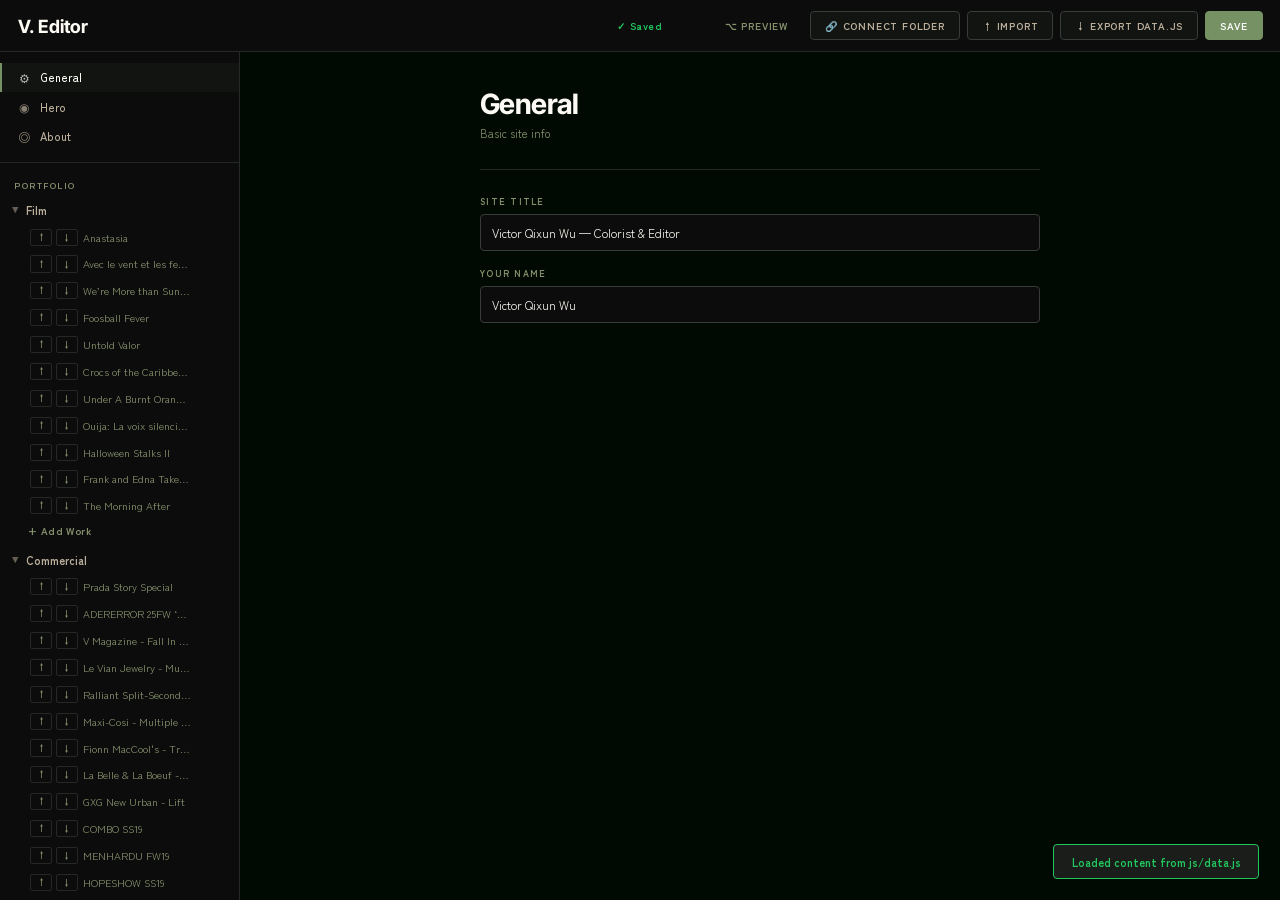
<file: editor.html>
<!DOCTYPE html>
<html lang="en">
<head>
<meta charset="UTF-8"/>
<meta name="viewport" content="width=device-width,initial-scale=1.0"/>
<title>Portfolio Editor</title>
<meta name="robots" content="noindex, nofollow"/>
<link href="https://fonts.googleapis.com/css2?family=Inter+Tight:wght@400;500;600&family=Zen+Kaku+Gothic+New:wght@400;500;700&display=swap" rel="stylesheet"/>
<style>
*,*::before,*::after{box-sizing:border-box;margin:0;padding:0}
:root{
  --bg:#000a02;--s1:#0c0c0c;--s2:#121412;--s3:#1a1d19;
  --border:#252925;--border2:#373c38;
  --fg:#fcfaf2;--fg2:#bcb09c;--fg3:#85916d;
  --accent:#769164;--accent-d:rgba(118,145,100,.14);
  --green:#22c55e;--red:#ef4444;
  --ff:'Zen Kaku Gothic New',sans-serif;--fd:'Inter Tight',sans-serif;
  --r:4px;--t:0.2s ease;
}
html,body{height:100%;overflow:hidden;font-family:var(--ff);background:var(--bg);color:var(--fg);font-size:14px}
button,input,textarea,select{font-family:var(--ff);font-size:14px}
/* ── LAYOUT ─────────────────────────────────────────── */
.e-header{
  height:52px;display:flex;align-items:center;justify-content:space-between;
  padding:0 1.25rem;border-bottom:1px solid var(--border);
  background:var(--s1);flex-shrink:0;position:relative;z-index:10;
}
.e-logo{font-family:var(--fd);font-size:1.3rem;font-weight:700;color:var(--fg)}
.e-header-center{position:absolute;left:50%;transform:translateX(-50%);display:flex;align-items:center;gap:.75rem}
.save-status{font-size:.72rem;font-weight:600;letter-spacing:.06em}
.save-status.clean{color:var(--green)}
.save-status.dirty{color:var(--fg3)}
.e-actions{display:flex;gap:.5rem}
.btn{padding:.45rem 1rem;font-size:.72rem;font-weight:700;letter-spacing:.08em;text-transform:uppercase;border:1px solid var(--border2);background:var(--s2);color:var(--fg2);cursor:pointer;border-radius:var(--r);transition:var(--t)}
.btn:hover{border-color:var(--fg3);color:var(--fg)}
.btn.btn-accent{background:var(--accent);border-color:var(--accent);color:#fff}
.btn.btn-accent:hover{background:transparent;color:var(--accent)}
.btn.btn-ghost{background:none;border-color:transparent;color:var(--fg3)}
.btn.btn-ghost:hover{color:var(--fg);border-color:var(--border)}
.btn.btn-connected{border-color:var(--green);color:var(--green)}
.btn.btn-connected:hover{background:var(--green);color:#fff}
.btn.btn-pending{border-color:#e0a53f;color:#e0a53f}

.e-body{display:flex;height:calc(100vh - 52px);overflow:hidden}

/* ── SIDEBAR ────────────────────────────────────────── */
.e-sidebar{
  width:240px;flex-shrink:0;border-right:1px solid var(--border);
  background:var(--s1);overflow-y:auto;display:flex;flex-direction:column;
}
.sidebar-section{padding:.75rem 0;border-bottom:1px solid var(--border)}
.sidebar-section:last-child{border-bottom:none;flex:1}
.sidebar-label{
  font-size:.62rem;font-weight:700;letter-spacing:.18em;text-transform:uppercase;
  color:var(--fg3);padding:.4rem 1rem .4rem 1rem;
}
.nav-item{
  display:flex;align-items:center;gap:.6rem;
  padding:.45rem 1rem;font-size:.8rem;font-weight:500;color:var(--fg2);
  cursor:pointer;transition:var(--t);border-left:2px solid transparent;
  user-select:none;
}
.nav-item:hover{color:var(--fg);background:var(--s2)}
.nav-item.active{color:var(--fg);background:var(--s2);border-left-color:var(--accent)}
.nav-item-icon{font-size:.85rem;width:16px;text-align:center;flex-shrink:0;opacity:.7}

/* Portfolio tree */
.tree-collection{margin-bottom:.25rem}
.tree-coll-header{
  display:flex;align-items:center;gap:.4rem;
  padding:.4rem .75rem .4rem 1rem;cursor:pointer;
  font-size:.78rem;font-weight:600;color:var(--fg2);
  user-select:none;transition:var(--t);
}
.tree-coll-header:hover{color:var(--fg);background:var(--s2)}
.tree-coll-header.active{color:var(--fg);background:var(--s2);border-left:2px solid var(--accent)}
.tree-arrow{font-size:.6rem;transition:transform var(--t);opacity:.5;flex-shrink:0}
.tree-arrow.open{transform:rotate(90deg)}
.tree-coll-name{flex:1;font-size:.78rem}
.tree-works{padding-left:1.5rem;display:none}
.tree-works.open{display:block}
.tree-work{
  display:flex;align-items:center;gap:.35rem;
  padding:.35rem .5rem;cursor:pointer;border-radius:var(--r);
  font-size:.75rem;color:var(--fg3);transition:var(--t);
  border-left:2px solid transparent;
}
.tree-work:hover{color:var(--fg2);background:var(--s2)}
.tree-work.active{color:var(--fg);background:var(--s3);border-left-color:var(--accent)}
.tree-work-title{flex:1;overflow:hidden;text-overflow:ellipsis;white-space:nowrap}
.tree-work-del,.tree-work-dup{
  opacity:0;font-size:.75rem;color:var(--fg3);background:none;border:none;
  cursor:pointer;padding:.1rem .25rem;border-radius:2px;line-height:1;
  transition:var(--t);flex-shrink:0;
}
.tree-work:hover .tree-work-del,
.tree-work:hover .tree-work-dup{opacity:.6}
.tree-work-del:hover{color:var(--red);opacity:1 !important}
.tree-work-dup:hover{color:var(--green);opacity:1 !important}
.tree-add-work{
  display:flex;align-items:center;gap:.4rem;padding:.3rem .5rem;
  font-size:.72rem;font-weight:600;letter-spacing:.04em;color:var(--fg3);
  cursor:pointer;border-radius:var(--r);transition:var(--t);
  background:none;border:none;width:100%;text-align:left;
}
.tree-add-work:hover{color:var(--accent);background:var(--accent-d)}
.tree-add-coll{
  display:flex;align-items:center;gap:.4rem;padding:.4rem 1rem;
  font-size:.72rem;font-weight:600;letter-spacing:.04em;color:var(--fg3);
  cursor:pointer;transition:var(--t);background:none;border:none;width:100%;text-align:left;
}
.tree-add-coll:hover{color:var(--accent)}

/* ── PANEL ──────────────────────────────────────────── */
.e-panel{flex:1;overflow-y:auto;display:flex;justify-content:center;padding:2.5rem 2rem}
.e-panel>*{width:100%;max-width:560px}
.panel-title{
  font-family:var(--fd);font-size:2rem;font-weight:700;
  letter-spacing:-.02em;margin-bottom:.25rem;color:var(--fg);
}
.panel-sub{font-size:.8rem;color:var(--fg3);margin-bottom:2rem}
.panel-divider{height:1px;background:var(--border);margin:1.75rem 0}
.panel-section-title{
  font-size:.62rem;font-weight:700;letter-spacing:.18em;text-transform:uppercase;
  color:var(--fg3);margin-bottom:1.1rem;
}

/* Fields */
.field-group{margin-bottom:1.1rem}
.field-row{display:grid;grid-template-columns:1fr 1fr;gap:1rem}
.field-label{
  display:block;font-size:.65rem;font-weight:700;letter-spacing:.14em;
  text-transform:uppercase;color:var(--fg3);margin-bottom:.4rem;
}
.field-input{
  width:100%;background:var(--s1);border:1px solid var(--border2);
  color:var(--fg);padding:.65rem .8rem;border-radius:var(--r);
  outline:none;transition:border-color var(--t);resize:vertical;
  font-size:.85rem;
}
.field-input:focus{border-color:var(--accent)}
.field-input::placeholder{color:var(--fg3)}
textarea.field-input{min-height:90px;line-height:1.6}

/* Tags */
.tags-wrap{display:flex;flex-wrap:wrap;gap:.4rem;align-items:center}
.tag-chip{
  display:flex;align-items:center;gap:.3rem;
  background:var(--s3);border:1px solid var(--border2);
  color:var(--fg2);font-size:.7rem;padding:.25rem .5rem;border-radius:var(--r);
}
.tag-del{
  background:none;border:none;color:var(--fg3);cursor:pointer;
  font-size:.85rem;line-height:1;padding:0;transition:color var(--t);
}
.tag-del:hover{color:var(--red)}
.tag-input-inline{
  background:none;border:none;outline:none;color:var(--fg2);
  font-size:.72rem;min-width:80px;
}
.tag-input-inline::placeholder{color:var(--fg3)}

/* Image upload */
.img-upload-zone{
  position:relative;width:100%;aspect-ratio:16/9;
  background:var(--s2);border:1px dashed var(--border2);border-radius:var(--r);
  overflow:hidden;cursor:pointer;transition:border-color var(--t);
  display:flex;align-items:center;justify-content:center;
  flex-direction:column;gap:.5rem;
}
.img-upload-zone:hover{border-color:var(--accent)}
.img-upload-zone img{position:absolute;inset:0;width:100%;height:100%;object-fit:cover;object-position:center;display:block}
.img-upload-overlay{
  position:absolute;inset:0;background:rgba(0,0,0,.55);
  display:flex;align-items:center;justify-content:center;flex-direction:column;gap:.4rem;
  opacity:0;transition:opacity var(--t);
}
.img-upload-zone:hover .img-upload-overlay{opacity:1}
.img-upload-hint{font-size:.72rem;font-weight:600;letter-spacing:.08em;text-transform:uppercase;color:var(--fg2)}
.img-empty-label{font-size:.72rem;color:var(--fg3);letter-spacing:.06em;text-transform:uppercase}
.img-empty-icon{font-size:1.8rem;opacity:.15}
.img-url-row{display:flex;gap:.5rem;margin-top:.6rem}
.img-url-row .field-input{flex:1}
.img-clear-btn{
  padding:.65rem .85rem;background:var(--s2);border:1px solid var(--border2);
  color:var(--fg3);border-radius:var(--r);cursor:pointer;font-size:.75rem;
  transition:var(--t);white-space:nowrap;
}
.img-clear-btn:hover{color:var(--red);border-color:var(--red)}

/* Skills editor */
.skills-editor{display:flex;flex-direction:column;gap:1.25rem}
.skill-cat-block{background:var(--s1);border:1px solid var(--border);border-radius:var(--r);padding:1rem}
.skill-cat-header{display:flex;align-items:center;gap:.5rem;margin-bottom:.75rem}
.skill-cat-input{flex:1;background:none;border:none;color:var(--fg);font-size:.85rem;font-weight:600;outline:none}
.skill-cat-del{background:none;border:none;color:var(--fg3);cursor:pointer;font-size:1rem;transition:color var(--t)}
.skill-cat-del:hover{color:var(--red)}
.skill-items{display:flex;flex-direction:column;gap:.4rem}
.skill-item-row{display:flex;gap:.4rem;align-items:center}
.skill-item-input{flex:1;background:var(--s2);border:1px solid var(--border);color:var(--fg2);padding:.4rem .6rem;border-radius:var(--r);font-size:.8rem;outline:none;transition:border-color var(--t)}
.skill-item-input:focus{border-color:var(--accent)}
.skill-item-del{background:none;border:none;color:var(--fg3);cursor:pointer;font-size:.85rem;transition:color var(--t);padding:.2rem}
.skill-item-del:hover{color:var(--red)}
.skill-add-item{
  background:none;border:1px dashed var(--border2);color:var(--fg3);
  padding:.35rem .7rem;border-radius:var(--r);cursor:pointer;font-size:.72rem;
  transition:var(--t);width:100%;text-align:left;margin-top:.25rem;
}
.skill-add-item:hover{color:var(--accent);border-color:var(--accent)}
.add-skill-cat{
  display:flex;align-items:center;gap:.4rem;background:none;border:1px dashed var(--border2);
  color:var(--fg3);padding:.5rem 1rem;border-radius:var(--r);cursor:pointer;
  font-size:.72rem;font-weight:600;transition:var(--t);width:100%;text-align:left;
}
.add-skill-cat:hover{color:var(--accent);border-color:var(--accent)}

/* Experience editor */
.exp-list{display:flex;flex-direction:column;gap:1rem}
.exp-card{background:var(--s1);border:1px solid var(--border);border-radius:var(--r);overflow:hidden}
.exp-card-header{
  display:flex;align-items:center;gap:.5rem;padding:.75rem 1rem;
  cursor:pointer;border-bottom:1px solid var(--border);background:var(--s2);
}
.exp-card-period{font-size:.7rem;font-weight:700;letter-spacing:.1em;text-transform:uppercase;color:var(--accent);flex-shrink:0}
.exp-card-title{flex:1;font-size:.82rem;font-weight:600;color:var(--fg)}
.exp-card-toggle{color:var(--fg3);font-size:.7rem;transition:transform var(--t)}
.exp-card-toggle.open{transform:rotate(180deg)}
.exp-card-body{padding:1rem;display:none}
.exp-card-body.open{display:block}
.exp-del-row{margin-top:1rem;padding-top:1rem;border-top:1px solid var(--border)}

/* Bio editor */
.bio-list{display:flex;flex-direction:column;gap:.75rem;margin-bottom:.75rem}
.bio-item-row{display:flex;gap:.5rem;align-items:flex-start}
.bio-del{background:none;border:none;color:var(--fg3);cursor:pointer;font-size:.9rem;transition:color var(--t);padding:.35rem;margin-top:.25rem}
.bio-del:hover{color:var(--red)}

/* Danger zone */
.danger-zone{
  margin-top:2rem;padding:1rem 1.25rem;border:1px solid rgba(239,68,68,.2);
  border-radius:var(--r);background:rgba(239,68,68,.04);
}
.danger-title{font-size:.62rem;font-weight:700;letter-spacing:.14em;text-transform:uppercase;color:var(--red);margin-bottom:.75rem;opacity:.7}
.btn-danger{
  background:none;border:1px solid rgba(239,68,68,.3);color:var(--red);
  padding:.45rem 1rem;border-radius:var(--r);cursor:pointer;font-size:.72rem;
  font-weight:700;letter-spacing:.06em;text-transform:uppercase;transition:var(--t);
}
.btn-danger:hover{background:rgba(239,68,68,.1);border-color:var(--red)}

/* Work order btns */
.work-order-btns{display:flex;gap:.25rem;flex-shrink:0}
.order-btn{
  background:none;border:1px solid var(--border);color:var(--fg3);
  padding:.15rem .4rem;border-radius:2px;cursor:pointer;font-size:.65rem;line-height:1.2;
  transition:var(--t);
}
.order-btn:hover{border-color:var(--fg3);color:var(--fg)}

/* Photo upload + crop */
.photo-row{display:flex;gap:1.25rem;align-items:flex-start}
.photo-preview{
  width:128px;height:160px;flex-shrink:0;
  background:var(--s2);border:1px solid var(--border2);border-radius:var(--r);
  overflow:hidden;display:flex;align-items:center;justify-content:center;
  cursor:pointer;position:relative;transition:border-color var(--t);
}
.photo-preview:hover{border-color:var(--accent)}
.photo-preview img{width:100%;height:100%;object-fit:cover}
.photo-preview .ph-empty{font-size:.65rem;color:var(--fg3);text-transform:uppercase;letter-spacing:.08em;text-align:center;padding:.5rem}
.photo-actions{display:flex;flex-direction:column;gap:.5rem}
.photo-hint{font-size:.72rem;color:var(--fg3);line-height:1.5;max-width:280px}

/* Theme panel */
.theme-row{
  display:grid;grid-template-columns:26px 1fr;gap:.75rem;
  align-items:start;padding:.85rem 0;border-bottom:1px solid var(--border);
}
.theme-swatch{
  width:26px;height:26px;border-radius:3px;
  border:1px solid var(--border2);display:block;margin-top:2px;
}
.theme-info{min-width:0}
.theme-label{font-size:.82rem;font-weight:600;color:var(--fg)}
.theme-note{font-size:.7rem;color:var(--fg3);margin-top:.1rem}
.theme-ctrls{grid-column:2;display:flex;gap:.4rem;margin-top:.55rem;align-items:center}
/* preset picker (custom, so swatches are actually visible) */
.preset-wrap{position:relative;flex:1;min-width:0}
.preset-btn{
  width:100%;display:flex;align-items:center;gap:.5rem;
  background:var(--s1);border:1px solid var(--border2);color:var(--fg2);
  padding:.4rem .55rem;border-radius:var(--r);font-size:.75rem;
  cursor:pointer;text-align:left;transition:border-color var(--t);
}
.preset-btn:hover{border-color:var(--fg3)}
.preset-btn .pb-sw{
  width:14px;height:14px;border-radius:2px;flex-shrink:0;
  border:1px solid rgba(255,255,255,.18);
}
.preset-btn .pb-name{flex:1;overflow:hidden;text-overflow:ellipsis;white-space:nowrap}
.preset-btn .pb-caret{font-size:.6rem;opacity:.5;flex-shrink:0}

.preset-pop{
  display:none;position:absolute;z-index:50;top:calc(100% + 4px);left:0;
  width:min(420px,78vw);max-height:300px;overflow-y:auto;
  background:var(--s2);border:1px solid var(--border2);border-radius:var(--r);
  padding:.4rem;box-shadow:0 10px 30px rgba(0,0,0,.6);
}
.preset-pop.open{display:grid;grid-template-columns:1fr 1fr;gap:2px}
.preset-item{
  display:flex;align-items:center;gap:.5rem;padding:.35rem .45rem;
  border-radius:2px;cursor:pointer;font-size:.72rem;color:var(--fg2);
  background:none;border:none;text-align:left;width:100%;
  transition:background var(--t);
}
.preset-item:hover{background:var(--s3);color:var(--fg)}
.preset-item.active{background:var(--s3);color:var(--accent)}
.preset-sw{
  width:20px;height:20px;border-radius:2px;flex-shrink:0;
  border:1px solid rgba(255,255,255,.18);
}
.preset-nm{flex:1;overflow:hidden;text-overflow:ellipsis;white-space:nowrap}
.preset-hx{font-size:.62rem;color:var(--fg3);font-family:ui-monospace,monospace;flex-shrink:0}
.theme-hex{
  width:88px;flex-shrink:0;background:var(--s1);border:1px solid var(--border2);
  color:var(--fg);padding:.4rem .5rem;border-radius:var(--r);
  font-size:.75rem;font-family:ui-monospace,monospace;outline:none;
}
.theme-hex:focus{border-color:var(--accent)}
.theme-pick{
  width:34px;height:31px;flex-shrink:0;padding:0;border:1px solid var(--border2);
  border-radius:var(--r);background:var(--s1);cursor:pointer;
}

/* Washi slider */
.washi-row{display:flex;align-items:center;gap:.7rem}
.washi-range{flex:1;accent-color:var(--accent);cursor:pointer}
.washi-cap{font-size:.66rem;color:var(--fg3);letter-spacing:.1em;text-transform:uppercase;flex-shrink:0}
.washi-val{font-size:.75rem;color:var(--accent);font-weight:700;width:42px;text-align:right;flex-shrink:0}

/* CV block */
.cv-status{
  font-size:.75rem;padding:.65rem .8rem;border-radius:var(--r);
  border:1px solid var(--border2);background:var(--s1);margin-bottom:.6rem;
  word-break:break-all;line-height:1.5;
}
.cv-status.empty{color:var(--fg3)}
.cv-status.ok{color:var(--accent);border-color:rgba(118,145,100,.35)}
.cv-btn-row{display:flex;gap:.5rem}

.crop-modal{
  position:fixed;inset:0;z-index:500;display:none;
  align-items:center;justify-content:center;
}
.crop-modal.open{display:flex}
.crop-backdrop{position:absolute;inset:0;background:rgba(0,10,2,.9);backdrop-filter:blur(6px)}
.crop-card{
  position:relative;z-index:2;background:var(--s1);border:1px solid var(--border2);
  border-radius:var(--r);padding:1.5rem;max-width:92vw;
  display:inline-block;
}
.crop-title{font-size:.72rem;font-weight:700;letter-spacing:.14em;text-transform:uppercase;color:var(--fg2);margin-bottom:1rem}
.crop-frame{
  position:relative;margin:0 auto 1rem;max-width:100%;
  overflow:hidden;background:#000;border:1px solid var(--border2);
  cursor:grab;touch-action:none;user-select:none;
}
.crop-frame.dragging{cursor:grabbing}
.crop-frame img{position:absolute;pointer-events:none;max-width:none}
.crop-grid{
  position:absolute;inset:0;pointer-events:none;
  background:
    linear-gradient(to right,transparent 33%,rgba(255,255,255,.08) 33.4%,transparent 33.8%,transparent 66%,rgba(255,255,255,.08) 66.4%,transparent 66.8%),
    linear-gradient(to bottom,transparent 33%,rgba(255,255,255,.08) 33.4%,transparent 33.8%,transparent 66%,rgba(255,255,255,.08) 66.4%,transparent 66.8%);
}
.crop-zoom-row{display:flex;align-items:center;gap:.75rem;margin-bottom:1.25rem}
.crop-zoom-row label{font-size:.65rem;font-weight:700;letter-spacing:.1em;text-transform:uppercase;color:var(--fg3);flex-shrink:0}
.crop-zoom{flex:1;accent-color:var(--accent)}
.crop-btns{display:flex;gap:.5rem;justify-content:flex-end}

/* Toast */
#toast{
  position:fixed;bottom:1.5rem;right:1.5rem;
  background:var(--s3);border:1px solid var(--border2);color:var(--fg);
  padding:.6rem 1.25rem;border-radius:var(--r);font-size:.78rem;font-weight:600;
  opacity:0;transform:translateY(8px);transition:.25s ease;pointer-events:none;z-index:999;
}
#toast.show{opacity:1;transform:translateY(0)}
#toast.success{border-color:var(--green);color:var(--green)}
#toast.error{border-color:var(--red);color:var(--red)}

/* Scrollbar */
::-webkit-scrollbar{width:4px}
::-webkit-scrollbar-track{background:var(--s1)}
::-webkit-scrollbar-thumb{background:var(--border2);border-radius:2px}
</style>
</head>
<body>

<!-- HEADER -->
<header class="e-header">
  <div class="e-logo">V. Editor</div>
  <div class="e-header-center">
    <span class="save-status clean" id="saveStatus">✓ Saved</span>
  </div>
  <div class="e-actions">
    <button class="btn btn-ghost" id="btnPreview">⌥ Preview</button>
    <button class="btn" id="btnConnect">🔗 Connect Folder</button>
    <button class="btn" id="btnImport">↑ Import</button>
    <button class="btn" id="btnExport">↓ Export data.js</button>
    <button class="btn btn-accent" id="btnSave">Save</button>
  </div>
</header>

<div class="e-body">
  <!-- SIDEBAR -->
  <nav class="e-sidebar" id="sidebar"></nav>
  <!-- PANEL -->
  <main class="e-panel" id="panel"></main>
</div>

<div id="toast"></div>

<!-- Load the published content file so the editor always has the real data available -->
<script src="js/data.js?v=20261023203516"></script>
<script>
// ═══════════════════════════════════════════════════════
//  STATE
// ═══════════════════════════════════════════════════════
var DATA = {};
var VIEW = { section: 'general', collId: null, workId: null };
var dirty = false;
var autoSaveTimer = null;
var expandedColls = {};

var DATA_VERSION = '2026-07-27-cv6';

var DEFAULTS = {
  meta: { name: "Victor Qixun Wu", siteTitle: "Victor Qixun Wu — Colorist & Editor" },
  hero: {
    label: "Colorist · Vancouver, BC",
    line1: "victor wu", line2: "Victor Qixun Wu",
    reelUrl: "", reelLabel: "Watch Showreel",
    description: "Imaging and color specialist with 7+ years of post-production experience across color grading, digital imaging pipelines, and on-set media workflows — 60+ delivered projects spanning narrative film, VFX-adjacent productions, and branded campaigns."
  },
  about: {
    photo: "",
    cvUrl: "", cvLabel: "Download CV", cvFileName: "Victor_Qixun_Wu_CV.pdf",
    bio: [
      "<strong>Victor Qixun Wu</strong> is an imaging and color specialist with 7+ years of post-production experience across color grading, digital imaging pipelines, and on-set media workflows. Expert in DaVinci Resolve across Rec.709, Log, and HDR color pipelines including full DCP delivery for cinema.",
      "Deep hands-on experience in the complete imaging workflow: media ingestion, secure offload, QC, metadata organization, color space management, and multi-format delivery. Background as on-set DIT bridges creative and technical environments — detail-oriented, collaborative, and built for world-class post production pipelines."
    ],
    skills: [
      { category: "Editing & Post-Production", items: ["DaVinci Resolve", "Premiere Pro", "Rec.709 / Log / HDR", "Color Space Conversions & LUT Management", "DCP Delivery — Festival & Commercial", "Multicam Editing", "Sound Clean-Up"] },
      { category: "Motion Graphics & Design",   items: ["After Effects — Motion Graphics & Titles", "Photoshop — Stills, Overlays, Compositing", "Illustrator — Graphic Assets & Templates"] },
      { category: "Audio",                      items: ["Adobe Audition", "Dialogue Clean-Up & Sweetening"] },
      { category: "Camera & On-Set",            items: ["ARRI / Sony / Canon / Blackmagic", "Camera Operation & Focus Pulling", "DIT — Media Ingestion & Offload", "Cross-Platform QC"] },
      { category: "Formats, Codecs & Delivery", items: ["ProRes, DNxHD, H.264/H.265, RAW, DCP", "Digital Cinema Resolutions", "Multi-Format Export & Compliance"] },
      { category: "Platform & Social",          items: ["Instagram, YouTube, TikTok, Reels, Shorts", "Platform-Specific Format & Delivery"] },
      { category: "Production Workflow & Tools", items: ["Shotput Pro", "Frame.io", "Project Management — Concurrent Productions"] }
    ],
    languages: [
      { name: "English", level: "Professional fluency" },
      { name: "Mandarin", level: "Native" }
    ]
  },
  portfolio: [
    {
      id: "film", name: "Film",
      works: [
        { id: "film-1", title: "Crocs of the Caribbean", year: "2026", role: "Colorist", description: "Color grading for a National Geographic documentary production. Currently in post-production.", tags: ["National Geographic","Documentary","In Progress"], coverImage: "", links: { live: "", case_study: "" } },
        { id: "film-2", title: "Rêves de Flos", year: "2025", role: "Colorist", description: "Feature-length film. Executed complete color pipeline — from dailies review through DCP final delivery — with full post supervision and director collaboration. Managed color space conversions, display calibration, and delivery specifications throughout.", tags: ["Feature Film","DCP","Full Pipeline"], coverImage: "", links: { live: "", case_study: "" } },
        { id: "film-3", title: "Anastasia", year: "2023", role: "Executive Producer & Colorist", description: "Official Selection, CINELEBU – Lebu International Film Festival 2025 (Oscar & Goya qualifying). Led full color post pipeline from pre-production through final DCP delivery; oversaw imaging and color consistency across all deliverables.", tags: ["Short Film","DCP","Oscar Qualifying","Festival"], coverImage: "", links: { live: "", case_study: "" } }
      ]
    },
    {
      id: "commercial", name: "Commercial",
      works: [
        { id: "comm-1", title: "Prada Story Special", year: "2024", role: "Editor & Colorist", description: "High-fashion branded content for Prada. Delivered multi-platform asset suite including social cuts and web masters, maintaining brand-consistent color language and image integrity across all outputs.", tags: ["Fashion","Prada","Multi-Platform"], coverImage: "", links: { live: "", case_study: "" } },
        { id: "comm-2", title: "Ader Error Campaign", year: "2023", role: "Colorist", description: "Fashion advertising campaign for the Seoul-based avant-garde label. Delivered a distinct, edgy visual aesthetic with precise color control across multi-platform outputs.", tags: ["Fashion","Advertising","Campaign"], coverImage: "", links: { live: "", case_study: "" } },
        { id: "comm-3", title: "Maxi-Cosi Campaign", year: "2023", role: "Colorist", description: "New product launch advertising for Maxi-Cosi. Part of an ongoing client relationship — delivered brand-consistent imaging and color across multiple campaign phases, maintaining visual continuity across all assets.", tags: ["TVC","Brand","Product Launch"], coverImage: "", links: { live: "", case_study: "" } },
        { id: "comm-4", title: "Le Vian Jewelry", year: "2023", role: "Colorist", description: "Ongoing commercial work for a U.S.-based luxury jewelry brand. Delivered a premium, polished visual aesthetic closely aligned with established brand identity guidelines across multiple campaigns.", tags: ["Luxury","Jewelry","Ongoing"], coverImage: "", links: { live: "", case_study: "" } },
        { id: "comm-5", title: "CAMH – An Expert Explains", year: "2022", role: "Editor", description: "20+ episodes of a digital health educational series for the Centre for Addiction and Mental Health. Delivered consistent visual quality and tone at pace across the full series run.", tags: ["Series","20+ Episodes","Digital Health"], coverImage: "", links: { live: "", case_study: "" } }
      ]
    }
  ],
  experience: [
    { id: "exp-1", period: "Jan 2020 — Present", title: "Colorist / Editor", company: "Freelance", description: "Managed complete color pipelines end-to-end — from dailies ingestion through DCP final delivery — for 60+ narrative films, fashion brands, and commercial clients. Executed color grading in DaVinci Resolve and Premiere Pro across Rec.709, Log, and HDR color spaces; maintained image integrity and color consistency across broadcast, social, and web deliverables with full QC sign-off. Built and delivered DCPs for cinema room screenings. Verified metadata, export specifications, and cross-platform compatibility at each delivery stage.", tags: ["DaVinci Resolve","DCP Delivery","HDR","QC"] },
    { id: "exp-2", period: "Jul 2021 — Present", title: "Camera Operator / Assistant", company: "Freelance", description: "Operated ARRI, Sony, Canon, and Blackmagic camera systems on commercial and narrative productions; executed pull focus and supported lighting setups under DP direction. Managed full on-set media workflow: media ingestion, secure offload, file verification, metadata prep, and cross-platform QC; fulfilled DIT responsibilities across multiple production environments.", tags: ["ARRI","Sony","DIT","On-Set Media"] },
    { id: "exp-3", period: "Aug 2025 — Sep 2025", title: "Pre-Production Producer", company: "DW Media", description: "Led complete pre-production for a web short drama: budget planning, shooting schedule, resource allocation, and vendor management for equipment, catering, and post-production handoff. Liaised with director, cinematographer, and production designer to align creative vision with production logistics.", tags: ["Producing","Pre-Production","Short Drama"] },
    { id: "exp-4", period: "Mar 2024 — Sep 2024", title: "Video Editor & Colorist", company: "Black Box Productions", description: "Edited and color-graded YouTube long-form videos and commercial content from raw footage to final delivery; applied professional color grading across broadcast, social, and web formats. Managed multiple concurrent projects in a fast-paced production environment.", tags: ["Editing","Color Grading","YouTube","Commercial"] },
    { id: "exp-5", period: "Oct 2018 — May 2019", title: "Camera Operator / Editor / Colorist", company: "Hangzhou Lintas Advertising", description: "Shot and edited promotional content for local brands; built foundational skills in camera operation, editing, and look development working directly with clients.", tags: ["Camera","Editing","Advertising"] },
    { id: "exp-6", period: "2019 — 2023", title: "BFA, Film Production", company: "Mel Hoppenheim School of Cinema · Concordia University", description: "Bachelor of Fine Arts in Film Production, with hands-on training across cinematography, editing, directing, and post-production.", tags: [] }
  ],
  contact: {
    email: "colorgradingvw@gmail.com",
    phone: "+1 514-570-4877",
    website: "www.victorqixunwu.com",
    instagram: "victorqixunwu",
    facebook: "victorqixunwu",
    location: "Vancouver, BC, Canada",
    message: "Whether it's a new project, a collaboration, or just a conversation about color — my inbox is always open."
  },
  footer: {
    logo: "VW.",
    copyright: "© 2026 Victor Qixun Wu. All rights reserved."
  },
  theme: {
    bg: "#000a02", surface: "#0c0c0c", border: "#373c38", fg: "#fcfaf2",
    muted: "#bcb09c", gray: "#85916d", accent: "#3f7735",
    accentSoft: "#769164", earth: "#858954", sand: "#e6e3c5",
    washiOpacity: 0.4
  }
};

/* 日本の伝統色 — authentic presets offered in the Theme panel */
var NIPPON_COLORS = [
  { n: '墨色 SUMI',                h: '#000a02' },
  { n: '濡羽色 NUREBA',            h: '#000b00' },
  { n: '漆黒 SHIKKOKU',            h: '#080000' },
  { n: '呂色 ROIRO',               h: '#0c0c0c' },
  { n: '黒橡 KUROTSURUBAMI',       h: '#322c28' },
  { n: '藍墨茶 AISUMICHA',          h: '#373c38' },
  { n: '涅色 KURI',                h: '#433634' },
  { n: '檳榔子染 BINROJIZOME',      h: '#433d3c' },
  { n: '千歳茶 SENZAICHA',          h: '#48493f' },
  { n: '柳煤竹 YANAGISUSUTAKE',     h: '#4a593d' },
  { n: '消炭色 KESHIZUMI',          h: '#595045' },
  { n: '海松色 MIRU',              h: '#596327' },
  { n: '千歳緑 CHITOSEMIDORI',      h: '#335719' },
  { n: '老緑 OIMIDORI',            h: '#405c36' },
  { n: '松葉色 MATSUBA',            h: '#3f7735' },
  { n: '苔色 KOKE',                h: '#78882d' },
  { n: '麹塵 KIKUJIN',             h: '#6e7955' },
  { n: '岩井茶 IWAICHA',            h: '#6f6f43' },
  { n: '老竹色 OITAKE',             h: '#769164' },
  { n: '山鳩色 YAMABATO',           h: '#767c6b' },
  { n: '草色 KUSA',                h: '#7b8d42' },
  { n: '青白橡 AOSHIROTSURUBAMI',   h: '#85916d' },
  { n: '青丹 AONI',                h: '#858954' },
  { n: '柳染 YANAGISOME',           h: '#93b881' },
  { n: '柳鼠 YANAGINEZUMI',         h: '#c8d5bb' },
  { n: '灰汁色 AKU',               h: '#bcb09c' },
  { n: '利休白茶 RIKYUSHIRACHA',     h: '#e6e3c5' },
  { n: '白緑 BYAKUROKU',           h: '#daead0' },
  { n: '生成色 KINARI',             h: '#f7efe3' },
  { n: '白練 SHIRONERI',            h: '#fcfaf2' }
];

var THEME_TOKENS = [
  { k: 'bg',         label: 'Background',      note: 'Page background' },
  { k: 'surface',    label: 'Surface',         note: 'Cards, inputs, modals' },
  { k: 'border',     label: 'Border',          note: 'Hairlines and dividers' },
  { k: 'fg',         label: 'Text',            note: 'Body copy, headings' },
  { k: 'muted',      label: 'Text — secondary', note: 'Descriptions' },
  { k: 'gray',       label: 'Text — dim',      note: 'Labels, captions' },
  { k: 'accent',     label: 'Accent',          note: 'Buttons, rules, large titles' },
  { k: 'accentSoft', label: 'Accent — soft',   note: 'Small text that must stay legible' },
  { k: 'earth',      label: 'Earth',           note: 'Dates, section ticks' },
  { k: 'sand',       label: 'Highlight',       note: 'Overlay text on images' }
];

// ═══════════════════════════════════════════════════════
//  INIT
// ═══════════════════════════════════════════════════════
function init() {
  // Priority: 1) published js/data.js — whatever is actually in this folder
  // right now  2) saved browser draft, only if there is no file to read at
  // all  3) built-in defaults.
  // The draft used to come first, which meant a stale leftover from a past
  // session (or a different project) could silently shadow real content on
  // disk. Disk always wins now; the draft is only a last-resort fallback,
  // and gets fully synced (or cleared) below once a real source is found.
  var published = window.PORTFOLIO_FILE_DATA || window.PORTFOLIO_DATA;
  var source     = 'defaults';

  try {
    if (published && published.portfolio) {
      DATA = JSON.parse(JSON.stringify(published));
      source = 'file';
    } else {
      var saved        = localStorage.getItem('portfolio_data');
      var savedVersion = localStorage.getItem('portfolio_data_version');
      if (saved && savedVersion === DATA_VERSION) {
        DATA = JSON.parse(saved);
        source = 'draft';
      } else {
        DATA = JSON.parse(JSON.stringify(DEFAULTS));
        localStorage.removeItem('portfolio_data');
        localStorage.setItem('portfolio_data_version', DATA_VERSION);
      }
    }
  }
  catch(e) {
    DATA = published && published.portfolio
      ? JSON.parse(JSON.stringify(published))
      : JSON.parse(JSON.stringify(DEFAULTS));
    source = published ? 'file' : 'defaults';
  }

  // Keep the draft mirrored to whatever we just loaded, so it can never
  // resurface and override a fresher file on the next reload.
  if (source !== 'draft') {
    try {
      localStorage.setItem('portfolio_data', JSON.stringify(DATA));
      localStorage.setItem('portfolio_data_version', DATA_VERSION);
    } catch (e) { /* best-effort */ }
  }

  // expand all collections by default
  if (DATA.portfolio) DATA.portfolio.forEach(function(c) { expandedColls[c.id] = true; });

  renderSidebar();
  navigate('general');

  // close any open colour popup when clicking elsewhere
  document.addEventListener('click', function() {
    document.querySelectorAll('.preset-pop.open').forEach(function(p){ p.classList.remove('open'); });
  });
  document.addEventListener('keydown', function(e) {
    if (e.key === 'Escape') document.querySelectorAll('.preset-pop.open').forEach(function(p){ p.classList.remove('open'); });
  });

  document.getElementById('btnSave').onclick    = save;
  document.getElementById('btnExport').onclick  = exportData;
  document.getElementById('btnImport').onclick  = importData;
  document.getElementById('btnPreview').onclick = function() { window.open('index.html','_blank'); };
  document.getElementById('btnConnect').onclick = function() {
    if (pendingHandle) reconnectFolder(); else connectFolder();
  };
  updateConnectionUI();
  initFolderConnection();

  if (source === 'file')     showToast('Loaded content from js/data.js', 'success');
  if (source === 'defaults') showToast('No saved content found — showing sample data', 'error');
}

// Pulls the content object out of a data.js file's text, whatever wrapper
// format it's in (current FILE_DATA form, legacy PORTFOLIO_DATA form, or
// plain JSON). Shared by manual Import and the direct-from-folder read.
function parseDataJsText(text) {
  var obj = null;
  try {
    obj = JSON.parse(text);
  } catch (err) {
    var m = text.match(/var\s+FILE_DATA\s*=\s*(\{[\s\S]*?\});\s*\n\s*var\s+data/);
    if (!m) m = text.match(/window\.PORTFOLIO_DATA\s*=\s*(\{[\s\S]*?\});\s*\n?\s*window\.PORTFOLIO_DEFAULTS/);
    if (!m) m = text.match(/window\.PORTFOLIO_DATA\s*=\s*(\{[\s\S]*\})\s*;/);
    if (m) { try { obj = JSON.parse(m[1]); } catch (e2) { obj = null; } }
  }
  return (obj && obj.portfolio) ? obj : null;
}

// Reads js/data.js straight off disk through the connected folder handle —
// bypasses the page's own <script src> entirely, so it can never show a
// version cached from an earlier page load.
async function readDataJsFromFolder(handle) {
  try {
    var jsDir      = await handle.getDirectoryHandle('js');
    var fileHandle = await jsDir.getFileHandle('data.js');
    var file        = await fileHandle.getFile();
    var text        = await file.text();
    return parseDataJsText(text);
  } catch (e) { return null; }
}

// Re-reads data.js from the connected folder and swaps it in as the live
// DATA. Called right after connecting/reconnecting, and silently again on
// every page load once a folder is already connected, so what you see in
// the editor always matches what is actually on disk.
async function loadFromDiskAndApply(opts) {
  opts = opts || {};
  if (!dirHandle) return;
  var obj = await readDataJsFromFolder(dirHandle);
  if (!obj) {
    if (!opts.silent) showToast('⚠ Connected, but could not read js/data.js from that folder', 'error');
    return;
  }
  DATA = obj;
  expandedColls = {};
  DATA.portfolio.forEach(function (c) { expandedColls[c.id] = true; });
  try {
    localStorage.setItem('portfolio_data', JSON.stringify(DATA));
    localStorage.setItem('portfolio_data_version', DATA_VERSION);
  } catch (e) { /* best-effort */ }
  dirty = false;
  var s = document.getElementById('saveStatus');
  if (s) { s.textContent = '✓ Saved'; s.className = 'save-status clean'; }
  navigate(VIEW.section || 'general', VIEW.collId, VIEW.workId);
  if (!opts.silent) showToast('✓ Loaded latest data.js from "' + dirHandle.name + '"', 'success');
}

// ═══════════════════════════════════════════════════════
//  IMPORT (load a data.js / .json file manually)
// ═══════════════════════════════════════════════════════
function importData() {
  var inp = document.createElement('input');
  inp.type = 'file';
  inp.accept = '.js,.json,application/json,text/javascript';
  inp.onchange = function() {
    var file = inp.files[0];
    if (!file) return;
    var reader = new FileReader();
    reader.onload = function(e) {
      var text = e.target.result;
      var obj = parseDataJsText(text);
      if (!obj || !obj.portfolio) { showToast('✕ Could not read that file', 'error'); return; }
      DATA = obj;
      expandedColls = {};
      DATA.portfolio.forEach(function(c) { expandedColls[c.id] = true; });
      save();
      renderSidebar();
      navigate('general');
      showToast('✓ Content imported', 'success');
    };
    reader.readAsText(file);
  };
  inp.click();
}

// ═══════════════════════════════════════════════════════
//  SAVE / DIRTY
// ═══════════════════════════════════════════════════════
function markDirty() {
  dirty = true;
  var s = document.getElementById('saveStatus');
  s.textContent = '● Unsaved changes';
  s.className = 'save-status dirty';
  clearTimeout(autoSaveTimer);
  // Connected: auto-write straight to disk a beat after typing stops — no
  // export/import round trip. Not connected: fall back to the browser draft.
  autoSaveTimer = setTimeout(function() {
    if (dirHandle) saveToFolder({ interactive: false });
    else save();
  }, 1500);
}

function save() {
  var s = document.getElementById('saveStatus');
  try {
    localStorage.setItem('portfolio_data', JSON.stringify(DATA));
    localStorage.setItem('portfolio_data_version', DATA_VERSION);
    // verify write actually landed
    if (localStorage.getItem('portfolio_data') === null) throw new Error('write failed');
    dirty = false;
    s.textContent = '✓ Saved';
    s.className = 'save-status clean';
    showToast('✓ Saved successfully', 'success');
  } catch (err) {
    s.textContent = '✕ Save failed';
    s.className = 'save-status dirty';
    var msg = '✕ Save failed';
    if (err && (err.name === 'QuotaExceededError' || String(err).indexOf('quota') > -1)) {
      msg = '✕ Save failed: storage full (images too large — try smaller files)';
    }
    showToast(msg, 'error');
  }
}

/* Splits the content in two:
   - any image or PDF still held as base64 is written out as a real file
   - data.js is emitted with paths pointing at those files
   Shared by the direct-to-disk save and the manual download-based export. */
function buildExportPayload() {
  var out = JSON.parse(JSON.stringify(DATA));
  var files = [];                       // { path, blob }

  var EXT = { 'image/jpeg':'jpg', 'image/png':'png', 'image/webp':'webp',
              'image/gif':'gif', 'application/pdf':'pdf' };

  function slug(s) {
    return String(s || '').toLowerCase()
      .replace(/[^a-z0-9]+/g, '-').replace(/^-+|-+$/g, '')
      .replace(/-+/g, '-').slice(0, 48) || 'untitled';
  }

  // Names already spoken for — both files being written now and paths that
  // are already on disk — so a truncated title can never overwrite another.
  var taken = {};
  function uniqueName(folder, base, ext) {
    var name = base, n = 2;
    while (taken[folder + '/' + name + '.' + ext]) name = base + '-' + (n++);
    taken[folder + '/' + name + '.' + ext] = true;
    return name;
  }

  function toFile(dataUrl, folder, name) {
    var m = /^data:([^;]+);base64,(.*)$/.exec(dataUrl || '');
    if (!m) {                            // already a path — reserve it, keep it
      if (dataUrl) taken[dataUrl] = true;
      return dataUrl;
    }
    var mime = m[1], b64 = m[2];
    var bin  = atob(b64);
    var buf  = new Uint8Array(bin.length);
    for (var i = 0; i < bin.length; i++) buf[i] = bin.charCodeAt(i);
    var ext  = EXT[mime] || 'bin';
    var path = folder + '/' + uniqueName(folder, name, ext) + '.' + ext;
    files.push({ path: path, blob: new Blob([buf], { type: mime }) });
    return path;
  }

  // First pass: reserve every path that already exists on disk.
  out.portfolio.forEach(function (coll) {
    coll.works.forEach(function (w) {
      if (w.coverImage && w.coverImage.indexOf('data:') !== 0) taken[w.coverImage] = true;
    });
  });
  if (out.about) {
    if (out.about.photo && out.about.photo.indexOf('data:') !== 0) taken[out.about.photo] = true;
    if (out.about.cvUrl && out.about.cvUrl.indexOf('data:') !== 0) taken[out.about.cvUrl] = true;
  }

  // Second pass: write out anything still held as base64.
  out.portfolio.forEach(function (coll) {
    coll.works.forEach(function (w) {
      w.coverImage = toFile(w.coverImage, 'assets/works', coll.id + '-' + slug(w.title));
    });
  });
  if (out.about) {
    out.about.photo = toFile(out.about.photo, 'assets', 'portrait');
    out.about.cvUrl = toFile(out.about.cvUrl, 'assets/doc',
                             slug((out.about.cvFileName || 'cv').replace(/\.[^.]+$/, '')));
  }

  var content =
    '// Portfolio Content Data\n' +
    '// Generated by Portfolio Editor — ' + new Date().toLocaleDateString() + '\n' +
    '// Save this file as js/data.js in your portfolio folder.\n' +
    '//\n' +
    '// Images and the CV live as real files under assets/ — this file only holds\n' +
    '// their paths, so the browser can fetch them in parallel and cache them.\n' +
    '//\n' +
    '// Live preview: if an unsaved draft exists in this browser (created by the\n' +
    '// editor), it takes priority so index.html reflects edits immediately.\n' +
    '// Visitors have no draft, so they always see the published content below.\n\n' +
    '(function () {\n' +
    '  var FILE_DATA = ' + JSON.stringify(out, null, 2) + ';\n\n' +
    '  var data = FILE_DATA;\n' +
    '  try {\n' +
    "    var draft = localStorage.getItem('portfolio_data');\n" +
    '    if (draft) {\n' +
    '      var parsed = JSON.parse(draft);\n' +
    '      if (parsed && parsed.portfolio) data = parsed;\n' +
    '    }\n' +
    '  } catch (e) { /* ignore unreadable draft */ }\n\n' +
    '  // A draft may still hold base64 blobs — fall back to the published paths\n' +
    '  // so the site never shows a broken image.\n' +
    '  try {\n' +
    '    if (data !== FILE_DATA) {\n' +
    '      var byId = {};\n' +
    '      FILE_DATA.portfolio.forEach(function (c) {\n' +
    '        c.works.forEach(function (w) { byId[w.id] = w.coverImage; });\n' +
    '      });\n' +
    '      (data.portfolio || []).forEach(function (c) {\n' +
    '        (c.works || []).forEach(function (w) {\n' +
    "          if ((w.coverImage || '').indexOf('data:') === 0 && byId[w.id]) w.coverImage = byId[w.id];\n" +
    '        });\n' +
    '      });\n' +
    "      if ((data.about.photo || '').indexOf('data:') === 0) data.about.photo = FILE_DATA.about.photo;\n" +
    "      if ((data.about.cvUrl || '').indexOf('data:') === 0) data.about.cvUrl = FILE_DATA.about.cvUrl;\n" +
    '    }\n' +
    '  } catch (e) { /* best-effort */ }\n\n' +
    '  window.PORTFOLIO_DATA      = data;\n' +
    '  window.PORTFOLIO_FILE_DATA = FILE_DATA;\n' +
    '  window.PORTFOLIO_DEFAULTS  = FILE_DATA;\n' +
    '})();\n';

  // Which files on disk are no longer referenced? Deleted works, replaced
  // covers and renamed uploads all leave their old file behind.
  function assetPaths(d) {
    var out = [];
    (d.portfolio || []).forEach(function (c) {
      (c.works || []).forEach(function (w) {
        if (w.coverImage && w.coverImage.indexOf('data:') !== 0) out.push(w.coverImage);
      });
    });
    if (d.about) {
      if (d.about.photo && d.about.photo.indexOf('data:') !== 0) out.push(d.about.photo);
      if (d.about.cvUrl && d.about.cvUrl.indexOf('data:') !== 0) out.push(d.about.cvUrl);
    }
    return out;
  }

  var published = window.PORTFOLIO_FILE_DATA || {};
  var before  = assetPaths(published);
  var after   = assetPaths(out);
  var orphans = before.filter(function (p) { return after.indexOf(p) === -1; });

  // A manifest so none of this has to be remembered (manual export path only)
  var manifest =
    'Portfolio export — ' + new Date().toLocaleString() + '\n' +
    '='.repeat(52) + '\n\n' +
    '1. Replace js/data.js with the downloaded data.js\n\n' +
    (files.length
      ? '2. Add these ' + files.length + ' file(s):\n' +
        files.map(function (f) { return '     ' + f.path; }).join('\n') + '\n\n'
      : '2. No new files — every asset was already on disk.\n\n') +
    (orphans.length
      ? '3. These ' + orphans.length + ' file(s) are no longer used and can be deleted:\n' +
        orphans.map(function (p) { return '     ' + p; }).join('\n') + '\n'
      : '3. Nothing to delete — no orphaned files.\n');

  return { out: out, files: files, content: content, manifest: manifest, orphans: orphans };
}

// Copies resolved (base64 → file path) values from a cloned payload back
// onto the live DATA graph without replacing any object identities, so
// fields already bound to work/about objects in the open panel keep working.
function applyResolvedPaths(live, resolved) {
  var byId = {};
  (resolved.portfolio || []).forEach(function (c) {
    (c.works || []).forEach(function (w) { byId[w.id] = w.coverImage; });
  });
  (live.portfolio || []).forEach(function (c) {
    (c.works || []).forEach(function (w) {
      if (Object.prototype.hasOwnProperty.call(byId, w.id)) w.coverImage = byId[w.id];
    });
  });
  if (live.about && resolved.about) {
    live.about.photo = resolved.about.photo;
    live.about.cvUrl = resolved.about.cvUrl;
  }
}

/* Manual fallback — downloads data.js + any new asset files individually.
   Used automatically when the browser can't do direct folder access
   (Firefox, Safari), or any time from the toolbar as a backup. */
function exportData() {
  var pkg = buildExportPayload();

  function download(blob, filename) {
    var url = URL.createObjectURL(blob);
    var a = document.createElement('a');
    a.href = url;
    a.download = filename;
    document.body.appendChild(a);
    a.click();
    a.remove();
    setTimeout(function () { URL.revokeObjectURL(url); }, 4000);
  }

  download(new Blob([pkg.content], { type: 'text/javascript' }), 'data.js');

  // Browsers throttle rapid downloads, so stagger the asset files.
  pkg.files.forEach(function (f, i) {
    setTimeout(function () {
      download(f.blob, f.path.split('/').pop());
    }, 400 + i * 250);
  });

  download(new Blob([pkg.manifest], { type: 'text/plain' }), 'EXPORT-README.txt');

  console.log(pkg.manifest);
  var msg = '✓ Exported data.js';
  if (pkg.files.length)   msg += ' + ' + pkg.files.length + ' file(s) to add';
  if (pkg.orphans.length) msg += ' · ' + pkg.orphans.length + ' unused file(s) to delete';
  showToast(msg + ' — see EXPORT-README.txt', 'success');
}

// ═══════════════════════════════════════════════════════
//  DIRECT-TO-DISK SAVING (File System Access API)
//  Connect the project folder once; after that every edit writes
//  js/data.js and any newly uploaded image straight to disk — no
//  download, no manual drag-and-drop.
// ═══════════════════════════════════════════════════════
var dirHandle     = null;   // live, permission-granted handle
var pendingHandle = null;   // remembered handle awaiting re-permission after reload

function folderApiSupported() { return 'showDirectoryPicker' in window; }

function idbOpen() {
  return new Promise(function (resolve, reject) {
    var req = indexedDB.open('portfolio-editor', 1);
    req.onupgradeneeded = function () { req.result.createObjectStore('handles'); };
    req.onsuccess = function () { resolve(req.result); };
    req.onerror   = function () { reject(req.error); };
  });
}
function idbSet(key, val) {
  return idbOpen().then(function (db) {
    return new Promise(function (resolve, reject) {
      var tx = db.transaction('handles', 'readwrite');
      tx.objectStore('handles').put(val, key);
      tx.oncomplete = function () { resolve(); };
      tx.onerror    = function () { reject(tx.error); };
    });
  });
}
function idbGet(key) {
  return idbOpen().then(function (db) {
    return new Promise(function (resolve, reject) {
      var tx  = db.transaction('handles', 'readonly');
      var req = tx.objectStore('handles').get(key);
      req.onsuccess = function () { resolve(req.result || null); };
      req.onerror   = function () { reject(req.error); };
    });
  });
}

function updateConnectionUI() {
  var btn     = document.getElementById('btnConnect');
  var saveBtn = document.getElementById('btnSave');
  btn.classList.remove('btn-connected', 'btn-pending');
  if (dirHandle) {
    btn.textContent = '🔗 ' + dirHandle.name;
    btn.title = 'Connected — saves write straight to this folder. Click to switch folders.';
    btn.classList.add('btn-connected');
    saveBtn.textContent = '💾 Save to Folder';
    saveBtn.onclick = function () { saveToFolder({ interactive: true }); };
  } else if (pendingHandle) {
    btn.textContent = '⚠ Reconnect Folder';
    btn.title = 'Click to re-grant access to "' + pendingHandle.name + '" (browsers ask again after a restart).';
    btn.classList.add('btn-pending');
    saveBtn.textContent = 'Save';
    saveBtn.onclick = save;
  } else {
    btn.textContent = '🔗 Connect Folder';
    btn.title = 'Pick your portfolio folder once — after that, Save writes data.js and images directly to disk.';
    saveBtn.textContent = 'Save';
    saveBtn.onclick = save;
  }
}

async function connectFolder() {
  if (!folderApiSupported()) {
    showToast('✕ This browser can\'t access folders directly — use Export instead', 'error');
    return;
  }
  try {
    var handle = await window.showDirectoryPicker({ id: 'portfolio-root', mode: 'readwrite' });
    var perm = await handle.requestPermission({ mode: 'readwrite' });
    if (perm !== 'granted') { showToast('✕ Permission denied', 'error'); return; }

    var looksRight = true;
    try { await handle.getFileHandle('index.html'); }
    catch (e) { looksRight = false; }
    if (!looksRight && !confirm('This folder doesn\'t contain an index.html — pick it anyway?')) return;

    dirHandle = handle;
    pendingHandle = null;
    try { await idbSet('dirHandle', handle); } catch (e) { /* persistence best-effort */ }
    updateConnectionUI();
    showToast('✓ Connected to "' + handle.name + '" — edits now save directly', 'success');
    await loadFromDiskAndApply({ silent: true }); // pull its real data.js in immediately
  } catch (err) {
    if (err && err.name !== 'AbortError') showToast('✕ Could not connect folder', 'error');
  }
}

async function reconnectFolder() {
  if (!pendingHandle) return connectFolder();
  try {
    var perm = await pendingHandle.requestPermission({ mode: 'readwrite' });
    if (perm === 'granted') {
      dirHandle = pendingHandle;
      pendingHandle = null;
      updateConnectionUI();
      showToast('✓ Reconnected to "' + dirHandle.name + '"', 'success');
      await loadFromDiskAndApply({ silent: true }); // in case the file changed since last session
    } else {
      showToast('✕ Permission denied', 'error');
    }
  } catch (e) {
    showToast('✕ Could not reconnect — pick the folder again', 'error');
    connectFolder();
  }
}

async function initFolderConnection() {
  if (!folderApiSupported() || !('indexedDB' in window)) return;
  try {
    var handle = await idbGet('dirHandle');
    if (!handle) return;
    var perm = await handle.queryPermission({ mode: 'readwrite' });
    if (perm === 'granted') {
      dirHandle = handle;
      updateConnectionUI();
      // Already connected from a past session — quietly re-sync against
      // whatever is on disk right now instead of trusting the page's own
      // script-tag load, which could be an older cached copy.
      await loadFromDiskAndApply({ silent: true });
      return;
    } else {
      pendingHandle = handle;
    }
  } catch (e) { /* stale/revoked handle — ignore, stays disconnected */ }
  updateConnectionUI();
}

async function writeFileToHandle(root, path, data) {
  var parts = path.split('/');
  var filename = parts.pop();
  var dir = root;
  for (var i = 0; i < parts.length; i++) dir = await dir.getDirectoryHandle(parts[i], { create: true });
  var fileHandle = await dir.getFileHandle(filename, { create: true });
  var writable = await fileHandle.createWritable();
  await writable.write(data);
  await writable.close();
}

async function deleteFileFromHandle(root, path) {
  var parts = path.split('/');
  var filename = parts.pop();
  var dir = root;
  for (var i = 0; i < parts.length; i++) {
    try { dir = await dir.getDirectoryHandle(parts[i]); }
    catch (e) { return; }
  }
  try { await dir.removeEntry(filename); } catch (e) { /* already gone */ }
}

async function saveToFolder(opts) {
  opts = opts || {};
  if (!dirHandle) return connectFolder();

  var perm = await dirHandle.queryPermission({ mode: 'readwrite' });
  if (perm !== 'granted') {
    perm = await dirHandle.requestPermission({ mode: 'readwrite' });
    if (perm !== 'granted') {
      showToast('✕ Permission needed to save — click Connect Folder again', 'error');
      return;
    }
  }

  try {
    var pkg = buildExportPayload();

    await writeFileToHandle(dirHandle, 'js/data.js', new Blob([pkg.content], { type: 'text/javascript' }));
    for (var i = 0; i < pkg.files.length; i++) {
      await writeFileToHandle(dirHandle, pkg.files[i].path, pkg.files[i].blob);
    }

    var deleted = 0;
    if (pkg.orphans.length && opts.interactive) {
      var doDelete = confirm(
        pkg.orphans.length + ' file(s) are no longer used:\n\n' +
        pkg.orphans.join('\n') + '\n\nDelete them from the folder now?'
      );
      if (doDelete) {
        for (var j = 0; j < pkg.orphans.length; j++) {
          await deleteFileFromHandle(dirHandle, pkg.orphans[j]);
        }
        deleted = pkg.orphans.length;
      }
    }

    // Now that the files are really on disk, point the live editor state at
    // them too — same as export, but there is no download to wait on.
    // Mutate DATA in place rather than replacing it: the currently rendered
    // panel's fields hold closures over the existing work/about objects, and
    // swapping in pkg.out's cloned objects would silently disconnect them
    // from further edits.
    applyResolvedPaths(DATA, pkg.out);
    localStorage.setItem('portfolio_data', JSON.stringify(DATA));
    localStorage.setItem('portfolio_data_version', DATA_VERSION);
    dirty = false;
    var s = document.getElementById('saveStatus');
    s.textContent = '✓ Saved'; s.className = 'save-status clean';
    // Refresh so image fields flip from base64 to the real file path — but
    // never while a text field has focus, or a background autosave would
    // yank the cursor out from under whatever the user is about to type.
    var active = document.activeElement;
    var isTyping = active && (active.tagName === 'INPUT' || active.tagName === 'TEXTAREA');
    if (!isTyping) renderPanel();

    var msg = '✓ Saved to "' + dirHandle.name + '"';
    if (pkg.files.length) msg += ' · ' + pkg.files.length + ' new file(s)';
    if (deleted)           msg += ' · ' + deleted + ' unused file(s) removed';
    showToast(msg, 'success');
  } catch (err) {
    console.error(err);
    showToast('✕ Save failed: ' + (err && err.message ? err.message : err), 'error');
  }
}

function showToast(msg, type) {
  var t = document.getElementById('toast');
  t.textContent = msg;
  t.className = 'show ' + (type || '');
  clearTimeout(t._timer);
  t._timer = setTimeout(function() { t.className = ''; }, type === 'error' ? 4500 : 2500);
}

// ═══════════════════════════════════════════════════════
//  NAVIGATION
// ═══════════════════════════════════════════════════════
function navigate(section, collId, workId) {
  VIEW = { section: section, collId: collId || null, workId: workId || null };
  renderSidebar();
  renderPanel();
}

// ═══════════════════════════════════════════════════════
//  SIDEBAR
// ═══════════════════════════════════════════════════════
function renderSidebar() {
  var sb = document.getElementById('sidebar');
  sb.innerHTML = '';

  // Nav items
  var navItems = [
    { id: 'general',    icon: '⚙', label: 'General' },
    { id: 'hero',       icon: '◉', label: 'Hero' },
    { id: 'about',      icon: '◎', label: 'About' },
  ];

  var top = el('div', 'sidebar-section');
  navItems.forEach(function(item) {
    top.appendChild(navItem(item));
  });
  sb.appendChild(top);

  // Portfolio tree
  var portSection = el('div', 'sidebar-section');
  portSection.appendChild(elText('div', 'sidebar-label', 'Portfolio'));

  var tree = el('div', 'tree');
  (DATA.portfolio || []).forEach(function(coll, ci) {
    tree.appendChild(makeCollNode(coll, ci));
  });

  var addCollBtn = el('button', 'tree-add-coll');
  addCollBtn.innerHTML = '+ Add Collection';
  addCollBtn.onclick = function() {
    var id = 'coll-' + Date.now();
    DATA.portfolio.push({ id: id, name: 'New Collection', works: [] });
    expandedColls[id] = true;
    markDirty();
    navigate('collection', id);
  };
  tree.appendChild(addCollBtn);
  portSection.appendChild(tree);
  sb.appendChild(portSection);

  // Bottom nav
  var bottom = el('div', 'sidebar-section');
  [{ id:'experience', icon:'◈', label:'Experience' },
   { id:'contact',    icon:'◇', label:'Contact' },
   { id:'footer',     icon:'▤', label:'Logo & Footer' },
   { id:'theme',      icon:'◐', label:'Theme & Colors' }].forEach(function(item) {
    bottom.appendChild(navItem(item));
  });
  sb.appendChild(bottom);
}

function navItem(item) {
  var active = VIEW.section === item.id && !VIEW.workId && !VIEW.collId;
  var div = el('div', 'nav-item' + (active ? ' active' : ''));
  div.innerHTML = '<span class="nav-item-icon">' + item.icon + '</span>' + item.label;
  div.onclick = function() { navigate(item.id); };
  return div;
}

function makeCollNode(coll, ci) {
  var expanded = !!expandedColls[coll.id];
  var activeIsThisColl = VIEW.section === 'collection' && VIEW.collId === coll.id && !VIEW.workId;

  var wrapper = el('div', 'tree-collection');

  var header = el('div', 'tree-coll-header' + (activeIsThisColl ? ' active' : ''));
  var arrow  = el('span', 'tree-arrow' + (expanded ? ' open' : ''), '▶');
  var nameEl = el('span', 'tree-coll-name', coll.name);

  header.appendChild(arrow);
  header.appendChild(nameEl);

  header.onclick = function(e) {
    if (e.target === arrow || e.target === nameEl || e.target === header) {
      expandedColls[coll.id] = !expandedColls[coll.id];
      navigate('collection', coll.id);
    }
  };
  wrapper.appendChild(header);

  var worksDiv = el('div', 'tree-works' + (expanded ? ' open' : ''));

  (coll.works || []).forEach(function(work, wi) {
    var activeWork = VIEW.section === 'work' && VIEW.collId === coll.id && VIEW.workId === work.id;
    var row = el('div', 'tree-work' + (activeWork ? ' active' : ''));

    var orderBtns = el('div', 'work-order-btns');
    var upBtn = el('button', 'order-btn', '↑');
    upBtn.title = 'Move up';
    upBtn.onclick = function(e) {
      e.stopPropagation();
      if (wi === 0) return;
      coll.works.splice(wi - 1, 0, coll.works.splice(wi, 1)[0]);
      markDirty();
      navigate('work', coll.id, work.id);
    };
    var dnBtn = el('button', 'order-btn', '↓');
    dnBtn.title = 'Move down';
    dnBtn.onclick = function(e) {
      e.stopPropagation();
      if (wi >= coll.works.length - 1) return;
      coll.works.splice(wi + 1, 0, coll.works.splice(wi, 1)[0]);
      markDirty();
      navigate('work', coll.id, work.id);
    };
    orderBtns.appendChild(upBtn);
    orderBtns.appendChild(dnBtn);

    var titleEl = el('span', 'tree-work-title', work.title || 'Untitled');
    var dupBtn  = el('button', 'tree-work-dup', '⎘');
    dupBtn.title = 'Duplicate';
    dupBtn.onclick = function(e) {
      e.stopPropagation();
      duplicateWork(coll, wi);
    };
    var delBtn  = el('button', 'tree-work-del', '×');
    delBtn.title = 'Delete';
    delBtn.onclick = function(e) {
      e.stopPropagation();
      if (!confirm('Delete "' + (work.title || 'Untitled') + '"?')) return;
      coll.works.splice(wi, 1);
      markDirty();
      navigate('collection', coll.id);
    };

    row.appendChild(orderBtns);
    row.appendChild(titleEl);
    row.appendChild(dupBtn);
    row.appendChild(delBtn);
    row.onclick = function() { navigate('work', coll.id, work.id); };
    worksDiv.appendChild(row);
  });

  var addBtn = el('button', 'tree-add-work');
  addBtn.innerHTML = '+ Add Work';
  addBtn.onclick = function() {
    var wid = coll.id + '-' + Date.now();
    var newWork = { id: wid, title: 'New Work', year: new Date().getFullYear().toString(), role: '', description: '', tags: [], coverImage: '', links: { live: '', case_study: '' } };
    coll.works.push(newWork);
    expandedColls[coll.id] = true;
    markDirty();
    navigate('work', coll.id, wid);
  };
  worksDiv.appendChild(addBtn);
  wrapper.appendChild(worksDiv);
  return wrapper;
}

// ═══════════════════════════════════════════════════════
//  PANELS
// ═══════════════════════════════════════════════════════
function renderPanel() {
  var panel = document.getElementById('panel');
  panel.innerHTML = '';

  switch (VIEW.section) {
    case 'general':    panel.appendChild(panelGeneral());    break;
    case 'hero':       panel.appendChild(panelHero());       break;
    case 'about':      panel.appendChild(panelAbout());      break;
    case 'collection': panel.appendChild(panelCollection()); break;
    case 'work':       panel.appendChild(panelWork());       break;
    case 'experience': panel.appendChild(panelExperience()); break;
    case 'contact':    panel.appendChild(panelContact());    break;
    case 'footer':     panel.appendChild(panelFooter());     break;
    case 'theme':      panel.appendChild(panelTheme());      break;
    default:           panel.innerHTML = '<p style="color:var(--fg3);padding:2rem">Select a section from the sidebar.</p>';
  }
}

/* ── GENERAL ─────────────────────────────────────────── */
function panelGeneral() {
  var d = el('div');
  d.appendChild(elText('div','panel-title','General'));
  d.appendChild(elText('div','panel-sub','Basic site info'));
  d.appendChild(divider());
  d.appendChild(field('Site Title', DATA.meta.siteTitle, function(v){ DATA.meta.siteTitle = v; markDirty(); }));
  d.appendChild(field('Your Name',  DATA.meta.name,      function(v){ DATA.meta.name = v;      markDirty(); }));
  return d;
}

/* ── HERO ────────────────────────────────────────────── */
function panelHero() {
  var d = el('div');
  d.appendChild(elText('div','panel-title','Hero'));
  d.appendChild(elText('div','panel-sub','The first thing visitors see'));
  d.appendChild(divider());
  d.appendChild(field('Badge Label',          DATA.hero.label,       function(v){ DATA.hero.label       = v; markDirty(); }));
  d.appendChild(field('Wordmark (large, channel-split)', DATA.hero.line1, function(v){ DATA.hero.line1 = v; markDirty(); }));
  d.appendChild(field('Signature line (below)', DATA.hero.line2,     function(v){ DATA.hero.line2       = v; markDirty(); }));
  d.appendChild(field('Description',          DATA.hero.description, function(v){ DATA.hero.description = v; markDirty(); }, 'textarea'));

  d.appendChild(divider());
  d.appendChild(elText('div','panel-section-title','Showreel Button'));
  d.appendChild(field('Showreel URL (Vimeo, YouTube…)', DATA.hero.reelUrl || '', function(v){
    DATA.hero.reelUrl = v.trim();
    markDirty();
  }));
  d.appendChild(field('Button Label', DATA.hero.reelLabel || 'Watch Showreel', function(v){
    DATA.hero.reelLabel = v;
    markDirty();
  }));
  var reelHint = el('div','photo-hint','Leave the URL empty to hide the button on the homepage.');
  d.appendChild(reelHint);
  return d;
}

/* ── ABOUT ───────────────────────────────────────────── */
function panelAbout() {
  var d = el('div');
  d.appendChild(elText('div','panel-title','About'));
  d.appendChild(elText('div','panel-sub','Photo, bio and skills'));
  d.appendChild(divider());

  // ── Profile photo
  d.appendChild(elText('div','panel-section-title','Profile Photo'));
  var photoRow = el('div','photo-row');

  var preview = el('div','photo-preview');
  function updatePreview() {
    preview.innerHTML = DATA.about.photo
      ? '<img src="' + DATA.about.photo + '" alt="Profile"/>'
      : '<span class="ph-empty">No photo<br/>Click to upload</span>';
  }
  updatePreview();

  var photoFileInp = el('input');
  photoFileInp.type = 'file';
  photoFileInp.accept = 'image/*';
  photoFileInp.style.display = 'none';
  photoFileInp.addEventListener('change', function() {
    var file = photoFileInp.files[0];
    if (!file) return;
    var reader = new FileReader();
    reader.onload = function(e) {
      openCropModal(e.target.result, function(croppedDataUrl) {
        DATA.about.photo = croppedDataUrl;
        updatePreview();
        markDirty();
      });
      photoFileInp.value = '';
    };
    reader.readAsDataURL(file);
  });
  preview.onclick = function() { photoFileInp.click(); };

  var actions = el('div','photo-actions');
  var upBtn = el('button','btn','Upload Photo');
  upBtn.onclick = function() { photoFileInp.click(); };
  var rmBtn = el('button','btn','Remove');
  rmBtn.onclick = function() {
    DATA.about.photo = '';
    updatePreview();
    markDirty();
  };
  var hint = el('div','photo-hint','After upload you can zoom and drag to crop. Displayed at 4:5 ratio on the site.');
  actions.appendChild(upBtn);
  actions.appendChild(rmBtn);
  actions.appendChild(hint);

  photoRow.appendChild(preview);
  photoRow.appendChild(actions);
  d.appendChild(photoRow);
  d.appendChild(photoFileInp);

  d.appendChild(divider());

  // ── CV / Resume
  if (!DATA.about.cvLabel)    DATA.about.cvLabel    = 'Download CV';
  if (!DATA.about.cvFileName) DATA.about.cvFileName = 'CV.pdf';

  d.appendChild(elText('div','panel-section-title','CV / Resume'));

  var cvStatus = el('div','cv-status');
  function fmtSize(bytes) {
    return bytes > 1048576 ? (bytes/1048576).toFixed(1) + ' MB'
                           : Math.round(bytes/1024) + ' KB';
  }
  function updateCvStatus() {
    var v = DATA.about.cvUrl || '';
    if (!v) {
      cvStatus.className = 'cv-status empty';
      cvStatus.textContent = 'No CV uploaded — the button stays hidden on the site.';
    } else if (v.indexOf('data:') === 0) {
      var bytes = Math.round((v.length - v.indexOf(',') - 1) * 0.75);
      cvStatus.className = 'cv-status ok';
      cvStatus.textContent = '✓ Embedded file · ' + (DATA.about.cvFileName || 'CV.pdf') + ' · ' + fmtSize(bytes);
    } else {
      cvStatus.className = 'cv-status ok';
      cvStatus.textContent = '✓ Linked file · ' + v;
    }
  }
  updateCvStatus();

  var cvFileInp = el('input');
  cvFileInp.type = 'file';
  cvFileInp.accept = 'application/pdf,.pdf,.doc,.docx';
  cvFileInp.style.display = 'none';
  cvFileInp.addEventListener('change', function() {
    var file = cvFileInp.files[0];
    if (!file) return;
    if (file.size > 4 * 1024 * 1024) {
      showToast('✕ File too large (' + fmtSize(file.size) + ') — keep it under 4 MB', 'error');
      cvFileInp.value = '';
      return;
    }
    var reader = new FileReader();
    reader.onload = function(e) {
      DATA.about.cvUrl      = e.target.result;
      DATA.about.cvFileName = file.name;
      cvUrlInp.value = '';
      updateCvStatus();
      markDirty();
      showToast('✓ CV uploaded', 'success');
      cvFileInp.value = '';
    };
    reader.readAsDataURL(file);
  });

  var cvBtnRow = el('div','cv-btn-row');
  var cvUpBtn = el('button','btn','Upload CV (PDF)');
  cvUpBtn.onclick = function() { cvFileInp.click(); };
  var cvRmBtn = el('button','btn','Remove');
  cvRmBtn.onclick = function() {
    DATA.about.cvUrl = '';
    cvUrlInp.value = '';
    updateCvStatus();
    markDirty();
  };
  cvBtnRow.appendChild(cvUpBtn);
  cvBtnRow.appendChild(cvRmBtn);

  d.appendChild(cvStatus);
  d.appendChild(cvBtnRow);
  d.appendChild(cvFileInp);

  var cvUrlInp = el('input','field-input');
  cvUrlInp.placeholder = 'Or link a file instead (e.g. assets/cv.pdf or https://…)';
  cvUrlInp.style.marginTop = '0.6rem';
  cvUrlInp.value = (DATA.about.cvUrl && DATA.about.cvUrl.indexOf('data:') !== 0) ? DATA.about.cvUrl : '';
  cvUrlInp.addEventListener('input', function() {
    var v = cvUrlInp.value.trim();
    DATA.about.cvUrl = v;
    updateCvStatus();
    markDirty();
  });
  d.appendChild(cvUrlInp);

  d.appendChild(field('Button Label', DATA.about.cvLabel, function(v) {
    DATA.about.cvLabel = v; markDirty();
  }));
  d.appendChild(field('Download File Name', DATA.about.cvFileName, function(v) {
    DATA.about.cvFileName = v; markDirty();
  }));

  var cvHint = el('div','photo-hint','Uploading embeds the file in your content data — fine for a normal PDF. For a large file, put it in the repo (e.g. assets/cv.pdf) and link it above instead.');
  d.appendChild(cvHint);

  d.appendChild(divider());

  // Bio
  d.appendChild(elText('div','panel-section-title','Biography'));
  var bioList = el('div','bio-list');
  bioList.id = 'bioList';

  function rebuildBio() {
    bioList.innerHTML = '';
    DATA.about.bio.forEach(function(para, i) {
      var row = el('div','bio-item-row');
      var ta  = el('textarea','field-input');
      ta.value       = para;
      ta.rows         = 3;
      ta.style.flex   = '1';
      ta.addEventListener('input', function() { DATA.about.bio[i] = ta.value; markDirty(); });
      var delBtn = el('button','bio-del','×');
      delBtn.onclick = function() {
        DATA.about.bio.splice(i, 1);
        markDirty();
        rebuildBio();
      };
      row.appendChild(ta);
      row.appendChild(delBtn);
      bioList.appendChild(row);
    });
  }
  rebuildBio();
  d.appendChild(bioList);

  var addBioBtn = el('button','skill-add-item','+ Add paragraph');
  addBioBtn.style.marginBottom = '1.5rem';
  addBioBtn.onclick = function() {
    DATA.about.bio.push('');
    markDirty();
    rebuildBio();
  };
  d.appendChild(addBioBtn);

  d.appendChild(divider());
  d.appendChild(elText('div','panel-section-title','Skills'));

  var skillsWrap = el('div','skills-editor');
  skillsWrap.id = 'skillsEditor';

  function rebuildSkills() {
    skillsWrap.innerHTML = '';
    DATA.about.skills.forEach(function(cat, ci) {
      var block  = el('div','skill-cat-block');
      var hdr    = el('div','skill-cat-header');
      var catInp = el('input','skill-cat-input');
      catInp.value = cat.category;
      catInp.placeholder = 'Category name';
      catInp.addEventListener('input', function() { DATA.about.skills[ci].category = catInp.value; markDirty(); });
      var catDel = el('button','skill-cat-del','×');
      catDel.onclick = function() {
        DATA.about.skills.splice(ci,1);
        markDirty();
        rebuildSkills();
      };
      hdr.appendChild(catInp);
      hdr.appendChild(catDel);
      block.appendChild(hdr);

      var items = el('div','skill-items');
      cat.items.forEach(function(item, ii) {
        var row = el('div','skill-item-row');
        var inp = el('input','skill-item-input');
        inp.value = item;
        inp.addEventListener('input', function() { DATA.about.skills[ci].items[ii] = inp.value; markDirty(); });
        var del = el('button','skill-item-del','×');
        del.onclick = function() {
          DATA.about.skills[ci].items.splice(ii,1);
          markDirty();
          rebuildSkills();
        };
        row.appendChild(inp);
        row.appendChild(del);
        items.appendChild(row);
      });
      var addItem = el('button','skill-add-item','+ Add item');
      addItem.onclick = function() {
        DATA.about.skills[ci].items.push('');
        markDirty();
        rebuildSkills();
      };
      items.appendChild(addItem);
      block.appendChild(items);
      skillsWrap.appendChild(block);
    });

    var addCat = el('button','add-skill-cat','+ Add Category');
    addCat.onclick = function() {
      DATA.about.skills.push({ category: 'New Category', items: [''] });
      markDirty();
      rebuildSkills();
    };
    skillsWrap.appendChild(addCat);
  }
  rebuildSkills();
  d.appendChild(skillsWrap);

  d.appendChild(divider());
  d.appendChild(elText('div','panel-section-title','Languages'));

  if (!DATA.about.languages) DATA.about.languages = [];
  var langWrap = el('div','skills-editor');
  langWrap.id = 'languagesEditor';

  function rebuildLanguages() {
    langWrap.innerHTML = '';
    DATA.about.languages.forEach(function(lang, li) {
      var row = el('div','skill-item-row');
      var nameInp = el('input','skill-item-input');
      nameInp.value = lang.name || '';
      nameInp.placeholder = 'Language (e.g. English)';
      nameInp.addEventListener('input', function() { DATA.about.languages[li].name = nameInp.value; markDirty(); });
      var levelInp = el('input','skill-item-input');
      levelInp.value = lang.level || '';
      levelInp.placeholder = 'Level (e.g. Native, Professional fluency)';
      levelInp.addEventListener('input', function() { DATA.about.languages[li].level = levelInp.value; markDirty(); });
      var del = el('button','skill-item-del','×');
      del.onclick = function() {
        DATA.about.languages.splice(li,1);
        markDirty();
        rebuildLanguages();
      };
      row.appendChild(nameInp);
      row.appendChild(levelInp);
      row.appendChild(del);
      langWrap.appendChild(row);
    });
    var addLang = el('button','skill-add-item','+ Add language');
    addLang.onclick = function() {
      DATA.about.languages.push({ name: '', level: '' });
      markDirty();
      rebuildLanguages();
    };
    langWrap.appendChild(addLang);
  }
  rebuildLanguages();
  d.appendChild(langWrap);

  return d;
}

/* ── COLLECTION ──────────────────────────────────────── */
function panelCollection() {
  var coll = (DATA.portfolio || []).find(function(c) { return c.id === VIEW.collId; });
  if (!coll) return elText('div','','Collection not found.');

  var d = el('div');
  d.appendChild(elText('div','panel-title','Collection'));
  d.appendChild(elText('div','panel-sub', coll.works.length + ' work' + (coll.works.length !== 1 ? 's' : '')));
  d.appendChild(divider());

  d.appendChild(field('Collection Name', coll.name, function(v) {
    coll.name = v;
    markDirty();
    renderSidebar(); // update tree label
  }));

  // Summary of works
  if (coll.works.length) {
    d.appendChild(divider());
    d.appendChild(elText('div','panel-section-title','Works in this collection'));
    coll.works.forEach(function(w) {
      var row = el('div');
      row.style.cssText = 'display:flex;align-items:center;justify-content:space-between;padding:.5rem .75rem;background:var(--s1);border:1px solid var(--border);border-radius:4px;margin-bottom:.4rem;cursor:pointer';
      var title = el('span','',w.title);
      title.style.cssText = 'font-size:.82rem;color:var(--fg2)';
      var year = el('span','',w.year);
      year.style.cssText = 'font-size:.7rem;color:var(--fg3)';
      row.appendChild(title);
      row.appendChild(year);
      row.onclick = function() { navigate('work', coll.id, w.id); };
      d.appendChild(row);
    });
  }

  // Danger zone - delete collection
  var dz = el('div','danger-zone');
  dz.appendChild(elText('div','danger-title','Danger Zone'));
  var delBtn = el('button','btn-danger','Delete Collection');
  delBtn.onclick = function() {
    if (!confirm('Delete "' + coll.name + '" and all its works?')) return;
    DATA.portfolio = DATA.portfolio.filter(function(c) { return c.id !== coll.id; });
    delete expandedColls[coll.id];
    markDirty();
    navigate('general');
  };
  dz.appendChild(delBtn);
  d.appendChild(dz);
  return d;
}

/* ── WORK ────────────────────────────────────────────── */
function panelWork() {
  var coll = (DATA.portfolio || []).find(function(c) { return c.id === VIEW.collId; });
  var work = coll && coll.works.find(function(w) { return w.id === VIEW.workId; });
  if (!work) return elText('div','','Work not found.');

  var d = el('div');
  d.appendChild(elText('div','panel-title', work.title || 'Untitled Work'));
  d.appendChild(elText('div','panel-sub', coll.name + ' · ' + (work.year || '—')));
  d.appendChild(divider());

  // ── Cover image
  d.appendChild(elText('div','panel-section-title','Cover Image'));
  var zone = el('div','img-upload-zone');
  zone.id = 'imgZone-' + work.id;

  function updateZone() {
    zone.innerHTML = '';
    if (work.coverImage) {
      var img = el('img');
      img.src = work.coverImage;
      zone.appendChild(img);
      var ov = el('div','img-upload-overlay');
      ov.innerHTML = '<span class="img-upload-hint">Change Image</span>';
      zone.appendChild(ov);
    } else {
      zone.innerHTML = '<span class="img-empty-icon">⬚</span><span class="img-empty-label">Click to upload image</span>';
    }
  }
  updateZone();

  var fileInp = el('input');
  fileInp.type   = 'file';
  fileInp.accept = 'image/*';
  fileInp.style.display = 'none';
  fileInp.addEventListener('change', function() {
    var file = fileInp.files[0];
    if (!file) return;
    zone.style.opacity = '0.5';
    // downscale first (keeps crop preview fast + memory low), then open 16:9 cropper
    compressImage(file, 2400, 0.92, function(dataUrl) {
      zone.style.opacity = '';
      fileInp.value = '';
      if (!dataUrl) { showToast('✕ Failed to process image', 'error'); return; }
      openCropModal(dataUrl, function(cropped) {
        work.coverImage = cropped;
        updateZone();
        updateUrlField();
        markDirty();
      }, {
        frameW: 480, frameH: 270,     // 16:9 preview frame
        outW:  1600, outH:  900,      // 16:9 output
        title: 'Crop Cover — drag to move, slider to zoom (16:9)'
      });
    });
  });
  zone.onclick = function() { fileInp.click(); };
  d.appendChild(zone);
  d.appendChild(fileInp);

  var urlRow = el('div','img-url-row');
  var urlInp = el('input','field-input');
  urlInp.placeholder = 'Or paste image URL (https://...)';
  urlInp.id = 'imgUrlInp-' + work.id;

  function updateUrlField() {
    urlInp.value = (work.coverImage && !work.coverImage.startsWith('data:')) ? work.coverImage : '';
  }
  updateUrlField();

  urlInp.addEventListener('input', function() {
    var v = urlInp.value.trim();
    if (v && !v.startsWith('data:')) {
      work.coverImage = v;
      updateZone();
      markDirty();
    }
  });

  var clearBtn = el('button','img-clear-btn','Remove');
  clearBtn.onclick = function() {
    work.coverImage = '';
    urlInp.value = '';
    updateZone();
    markDirty();
  };
  urlRow.appendChild(urlInp);
  urlRow.appendChild(clearBtn);
  d.appendChild(urlRow);

  d.appendChild(divider());
  d.appendChild(elText('div','panel-section-title','Details'));

  // Fields
  var titleFg = field('Title', work.title, function(v) {
    work.title = v;
    markDirty();
    // Update sidebar + panel title live
    document.querySelector('.panel-title').textContent = v || 'Untitled Work';
    var activeTree = document.querySelector('.tree-work.active .tree-work-title');
    if (activeTree) activeTree.textContent = v || 'Untitled';
  });
  d.appendChild(titleFg);

  var metaRow = el('div','field-row');
  metaRow.appendChild(field('Year', work.year, function(v) { work.year = v; markDirty(); }));
  metaRow.appendChild(field('Role', work.role, function(v) { work.role = v; markDirty(); }));
  d.appendChild(metaRow);

  d.appendChild(field('Description', work.description, function(v) { work.description = v; markDirty(); }, 'textarea'));

  // Tags
  d.appendChild(divider());
  d.appendChild(elText('div','panel-section-title','Tags'));
  d.appendChild(makeTags(work));

  // Links
  d.appendChild(divider());
  d.appendChild(elText('div','panel-section-title','Links'));
  d.appendChild(field('Watch / Live URL',  work.links.live,       function(v) { work.links.live       = v; markDirty(); }));
  d.appendChild(field('More Info URL (IMDb, project page…)', work.links.case_study, function(v) { work.links.case_study = v; markDirty(); }));

  // Duplicate
  d.appendChild(divider());
  var dupRow = el('div');
  dupRow.style.cssText = 'display:flex;align-items:center;justify-content:space-between;padding:.85rem 1rem;background:var(--s1);border:1px solid var(--border);border-radius:var(--r)';
  var dupInfo = el('div');
  dupInfo.innerHTML = '<div style="font-size:.8rem;font-weight:600;color:var(--fg)">Duplicate Work</div><div style="font-size:.72rem;color:var(--fg3);margin-top:.15rem">Creates a copy with all fields preserved</div>';
  var dupBtn2 = el('button','btn','⎘ Duplicate');
  dupBtn2.style.cssText = 'flex-shrink:0;color:var(--green);border-color:rgba(34,197,94,.3)';
  dupBtn2.onclick = function() {
    var wi = coll.works.findIndex(function(w) { return w.id === work.id; });
    duplicateWork(coll, wi);
  };
  dupRow.appendChild(dupInfo);
  dupRow.appendChild(dupBtn2);
  d.appendChild(dupRow);

  // Danger zone
  var dz = el('div','danger-zone');
  dz.appendChild(elText('div','danger-title','Danger Zone'));
  var delBtn = el('button','btn-danger','Delete This Work');
  delBtn.onclick = function() {
    if (!confirm('Delete "' + (work.title || 'Untitled') + '"?')) return;
    coll.works = coll.works.filter(function(w) { return w.id !== work.id; });
    markDirty();
    navigate('collection', coll.id);
  };
  dz.appendChild(delBtn);
  d.appendChild(dz);

  return d;
}

/* ── EXPERIENCE ──────────────────────────────────────── */
function panelExperience() {
  var d = el('div');
  d.appendChild(elText('div','panel-title','Experience'));
  d.appendChild(elText('div','panel-sub','Work history & education'));
  d.appendChild(divider());

  var list = el('div','exp-list');
  list.id = 'expList';

  function rebuildExp() {
    list.innerHTML = '';
    DATA.experience.forEach(function(exp, ei) {
      var card   = el('div','exp-card');
      var hdr    = el('div','exp-card-header');
      var period = elText('span','exp-card-period', exp.period || '—');
      var title  = elText('span','exp-card-title',  exp.title  || 'Untitled');
      var tog    = elText('span','exp-card-toggle', '▾');

      var body = el('div','exp-card-body');
      var isOpen = false;

      hdr.onclick = function() {
        isOpen = !isOpen;
        body.classList.toggle('open', isOpen);
        tog.classList.toggle('open', isOpen);
      };

      hdr.appendChild(period);
      hdr.appendChild(title);
      hdr.appendChild(tog);
      card.appendChild(hdr);

      // Body fields
      var pRow = el('div','field-row');
      var pInp = field('Period', exp.period, function(v) {
        DATA.experience[ei].period = v;
        period.textContent = v || '—';
        markDirty();
      });
      var tInp = field('Job Title', exp.title, function(v) {
        DATA.experience[ei].title = v;
        title.textContent = v || 'Untitled';
        markDirty();
      });
      pRow.appendChild(pInp);
      pRow.appendChild(tInp);
      body.appendChild(pRow);
      body.appendChild(field('Company / Institution', exp.company,     function(v) { DATA.experience[ei].company     = v; markDirty(); }));
      body.appendChild(field('Description',           exp.description, function(v) { DATA.experience[ei].description = v; markDirty(); }, 'textarea'));

      body.appendChild(elText('div','panel-section-title','Tags / Skills'));
      body.appendChild(makeTags(DATA.experience[ei]));

      var delRow = el('div','exp-del-row');
      var delBtn = el('button','btn-danger','Delete');
      delBtn.onclick = function() {
        if (!confirm('Delete this experience?')) return;
        DATA.experience.splice(ei, 1);
        markDirty();
        rebuildExp();
      };
      delRow.appendChild(delBtn);
      body.appendChild(delRow);
      card.appendChild(body);
      list.appendChild(card);
    });
  }
  rebuildExp();
  d.appendChild(list);

  var addBtn = el('button','add-skill-cat','+ Add Experience');
  addBtn.style.marginTop = '1rem';
  addBtn.onclick = function() {
    DATA.experience.unshift({ id: 'exp-'+Date.now(), period: '', title: '', company: '', description: '', tags: [] });
    markDirty();
    rebuildExp();
  };
  d.appendChild(addBtn);
  return d;
}

/* ── CONTACT ─────────────────────────────────────────── */
function panelContact() {
  var d = el('div');
  d.appendChild(elText('div','panel-title','Contact'));
  d.appendChild(elText('div','panel-sub','How people reach you'));
  d.appendChild(divider());
  d.appendChild(field('Message',   DATA.contact.message,   function(v){ DATA.contact.message   = v; markDirty(); }, 'textarea'));
  d.appendChild(field('Email',     DATA.contact.email,     function(v){ DATA.contact.email     = v; markDirty(); }));
  d.appendChild(field('Phone',     DATA.contact.phone,     function(v){ DATA.contact.phone     = v; markDirty(); }));
  d.appendChild(field('Website',   DATA.contact.website,   function(v){ DATA.contact.website   = v; markDirty(); }));
  d.appendChild(field('Instagram Handle', DATA.contact.instagram, function(v){ DATA.contact.instagram = v.replace(/^@/,''); markDirty(); }));
  d.appendChild(field('Facebook Handle',  DATA.contact.facebook,  function(v){ DATA.contact.facebook  = v; markDirty(); }));
  d.appendChild(field('Location',  DATA.contact.location,  function(v){ DATA.contact.location  = v; markDirty(); }));
  return d;
}

/* ── FOOTER ──────────────────────────────────────────── */
function panelFooter() {
  if (!DATA.footer) DATA.footer = { logo: 'V.', copyright: '' };
  var d = el('div');
  d.appendChild(elText('div','panel-title','Logo & Footer'));
  d.appendChild(elText('div','panel-sub','Shown on every page'));
  d.appendChild(divider());
  d.appendChild(field('Logo / Monogram (top-left + footer)', DATA.footer.logo, function(v){ DATA.footer.logo = v; markDirty(); }));
  d.appendChild(field('Copyright Line',  DATA.footer.copyright, function(v){ DATA.footer.copyright = v; markDirty(); }));
  var hint = el('div','photo-hint','The logo appears in the navigation bar and at the bottom of every page. Tip: update the copyright year each January.');
  d.appendChild(hint);
  return d;
}

/* ── THEME & COLORS ──────────────────────────────────── */
function panelTheme() {
  if (!DATA.theme) DATA.theme = JSON.parse(JSON.stringify(DEFAULTS.theme));
  var T = DATA.theme;

  var d = el('div');
  d.appendChild(elText('div','panel-title','Theme & Colors'));
  d.appendChild(elText('div','panel-sub','Every preset is an authentic 日本の伝統色'));
  d.appendChild(divider());

  THEME_TOKENS.forEach(function(tok) {
    var row = el('div','theme-row');

    var sw = el('span','theme-swatch');
    sw.style.background = T[tok.k] || '#000';

    var info = el('div','theme-info');
    info.appendChild(elText('div','theme-label', tok.label));
    info.appendChild(elText('div','theme-note',  tok.note));

    // preset picker — custom popup so every swatch is visible
    var wrap = el('div','preset-wrap');
    var btn  = el('button','preset-btn');
    var bSw  = el('span','pb-sw');
    var bNm  = el('span','pb-name');
    var bCr  = elText('span','pb-caret','▼');
    btn.appendChild(bSw); btn.appendChild(bNm); btn.appendChild(bCr);

    var pop = el('div','preset-pop');
    NIPPON_COLORS.forEach(function(c) {
      var it = el('button','preset-item');
      var sw = el('span','preset-sw'); sw.style.background = c.h;
      it.appendChild(sw);
      it.appendChild(elText('span','preset-nm', c.n));
      it.appendChild(elText('span','preset-hx', c.h));
      it.dataset.hex = c.h;
      it.onclick = function(e) {
        e.stopPropagation();
        set(c.h, 'sel');
        pop.classList.remove('open');
      };
      pop.appendChild(it);
    });

    function syncBtn(v) {
      var m = NIPPON_COLORS.find(function(c){ return c.h.toLowerCase() === (v||'').toLowerCase(); });
      bSw.style.background = v || '#000';
      bNm.textContent = m ? m.n : 'custom';
      pop.querySelectorAll('.preset-item').forEach(function(it) {
        it.classList.toggle('active', it.dataset.hex.toLowerCase() === (v||'').toLowerCase());
      });
    }

    btn.onclick = function(e) {
      e.stopPropagation();
      var wasOpen = pop.classList.contains('open');
      document.querySelectorAll('.preset-pop.open').forEach(function(p){ p.classList.remove('open'); });
      if (!wasOpen) pop.classList.add('open');
    };

    wrap.appendChild(btn);
    wrap.appendChild(pop);

    var hex = el('input','theme-hex');
    hex.type = 'text';
    hex.value = T[tok.k] || '';
    hex.spellcheck = false;

    var pick = el('input','theme-pick');
    pick.type = 'color';
    pick.value = /^#[0-9a-f]{6}$/i.test(T[tok.k]||'') ? T[tok.k] : '#000000';

    function set(v, from) {
      if (!/^#[0-9a-f]{6}$/i.test(v)) return;
      T[tok.k] = v.toLowerCase();
      sw.style.background = v;
      if (from !== 'hex')  hex.value  = v.toLowerCase();
      if (from !== 'pick') pick.value = v;
      syncBtn(v);
      applyLivePreview();
      markDirty();
    }
    hex.addEventListener('input',  function(){ set(hex.value.trim(),'hex'); });
    pick.addEventListener('input', function(){ set(pick.value,'pick'); });
    syncBtn(T[tok.k]);

    var ctrls = el('div','theme-ctrls');
    ctrls.appendChild(wrap);
    ctrls.appendChild(hex);
    ctrls.appendChild(pick);

    row.appendChild(sw);
    row.appendChild(info);
    row.appendChild(ctrls);
    d.appendChild(row);
  });

  // ── washi texture
  d.appendChild(divider());
  d.appendChild(elText('div','panel-section-title','和紙 Washi Texture'));

  var wRow  = el('div','washi-row');
  var wVal  = elText('span','washi-val', Math.round((T.washiOpacity ?? 0.4) * 100) + '%');
  var wIn   = el('input','washi-range');
  wIn.type = 'range'; wIn.min = '0'; wIn.max = '100'; wIn.step = '5';
  wIn.value = String(Math.round((T.washiOpacity ?? 0.4) * 100));
  wIn.addEventListener('input', function() {
    T.washiOpacity = Number(wIn.value) / 100;
    wVal.textContent = wIn.value + '%';
    applyLivePreview();
    markDirty();
  });
  wRow.appendChild(elText('span','washi-cap','Off'));
  wRow.appendChild(wIn);
  wRow.appendChild(elText('span','washi-cap','Strong'));
  wRow.appendChild(wVal);
  d.appendChild(wRow);
  d.appendChild(el('div','photo-hint','Paper grain over the whole page. Around 40% is subtle; above 70% it starts to read as visible texture.'));

  // ── reset
  d.appendChild(divider());
  var resetBtn = el('button','btn','↺ Reset to default palette');
  resetBtn.onclick = function() {
    if (!confirm('Reset all colors and texture to the default 伝統色 palette?')) return;
    DATA.theme = JSON.parse(JSON.stringify(DEFAULTS.theme));
    applyLivePreview();
    markDirty();
    renderPanel();
    showToast('✓ Palette reset', 'success');
  };
  d.appendChild(resetBtn);

  return d;
}

/* Live-preview the palette inside the editor chrome itself */
function applyLivePreview() {
  var T = DATA.theme; if (!T) return;
  var r = document.documentElement;
  r.style.setProperty('--accent', T.accent || '#3f7735');
  r.style.setProperty('--fg',     T.fg     || '#fcfaf2');
}

// ═══════════════════════════════════════════════════════
//  SHARED COMPONENTS
// ═══════════════════════════════════════════════════════
function makeTags(obj) {
  var wrap = el('div','tags-wrap');

  function rebuild() {
    wrap.innerHTML = '';
    (obj.tags || []).forEach(function(tag, ti) {
      var chip = el('div','tag-chip');
      chip.appendChild(document.createTextNode(tag));
      var del = el('button','tag-del','×');
      del.onclick = function() { obj.tags.splice(ti,1); markDirty(); rebuild(); };
      chip.appendChild(del);
      wrap.appendChild(chip);
    });
    var inp = el('input','tag-input-inline');
    inp.placeholder = 'Type & press Enter';
    inp.addEventListener('keydown', function(e) {
      if (e.key === 'Enter' && inp.value.trim()) {
        e.preventDefault();
        if (!obj.tags) obj.tags = [];
        obj.tags.push(inp.value.trim());
        markDirty();
        rebuild();
      }
      if (e.key === 'Backspace' && !inp.value && obj.tags && obj.tags.length) {
        obj.tags.pop();
        markDirty();
        rebuild();
      }
    });
    wrap.appendChild(inp);
    setTimeout(function(){ inp.focus(); }, 0);
  }
  rebuild();
  return wrap;
}

function field(label, value, onChange, type) {
  var g   = el('div','field-group');
  var lbl = elText('label','field-label', label);
  var inp = el(type === 'textarea' ? 'textarea' : 'input', 'field-input');
  if (type !== 'textarea') inp.type = 'text';
  inp.value = value || '';
  inp.addEventListener('input', function() { onChange(inp.value); });
  g.appendChild(lbl);
  g.appendChild(inp);
  return g;
}

function divider() { return el('div','panel-divider'); }

function el(tag, cls, html) {
  var e = document.createElement(tag);
  if (cls) e.className = cls;
  if (html !== undefined) e.innerHTML = html;
  return e;
}
function elText(tag, cls, text) {
  var e = document.createElement(tag);
  if (cls) e.className = cls;
  e.textContent = text;
  return e;
}

// ═══════════════════════════════════════════════════════
//  IMAGE COMPRESSION (resize + re-encode before storing)
// ═══════════════════════════════════════════════════════
function compressImage(file, maxDim, quality, cb) {
  var reader = new FileReader();
  reader.onload = function(e) {
    var img = new Image();
    img.onload = function() {
      var w = img.naturalWidth, h = img.naturalHeight;
      var scale = Math.min(1, maxDim / Math.max(w, h));
      var outW = Math.max(1, Math.round(w * scale));
      var outH = Math.max(1, Math.round(h * scale));
      var canvas = document.createElement('canvas');
      canvas.width = outW; canvas.height = outH;
      var ctx = canvas.getContext('2d');
      ctx.imageSmoothingQuality = 'high';
      ctx.drawImage(img, 0, 0, outW, outH);
      try {
        cb(canvas.toDataURL('image/jpeg', quality));
      } catch (err) {
        cb(null);
      }
    };
    img.onerror = function() { cb(null); };
    img.src = e.target.result;
  };
  reader.onerror = function() { cb(null); };
  reader.readAsDataURL(file);
}

// ═══════════════════════════════════════════════════════
//  CROP MODAL (zoom + drag pan, 4:5 output)
// ═══════════════════════════════════════════════════════
function openCropModal(srcDataUrl, onApply, opts) {
  opts = opts || {};
  var FRAME_W = opts.frameW || 280, FRAME_H = opts.frameH || 350;  // display frame (default 4:5)
  var OUT_W   = opts.outW   || 640, OUT_H   = opts.outH   || 800;  // output resolution
  var TITLE   = opts.title  || 'Crop Photo — drag to move, slider to zoom';

  // build modal once
  var modal = document.getElementById('cropModal');
  if (!modal) {
    modal = el('div','crop-modal');
    modal.id = 'cropModal';
    modal.innerHTML =
      '<div class="crop-backdrop" id="cropBackdrop"></div>' +
      '<div class="crop-card">' +
        '<div class="crop-title">Crop Photo — drag to move, slider to zoom</div>' +
        '<div class="crop-frame" id="cropFrame"><img id="cropImg" draggable="false"/><div class="crop-grid"></div></div>' +
        '<div class="crop-zoom-row"><label>Zoom</label><input type="range" class="crop-zoom" id="cropZoom" min="100" max="300" value="100"/></div>' +
        '<div class="crop-btns">' +
          '<button class="btn" id="cropCancel">Cancel</button>' +
          '<button class="btn btn-accent" id="cropApply">Apply</button>' +
        '</div>' +
      '</div>';
    document.body.appendChild(modal);
  }

  var frame = document.getElementById('cropFrame');
  var imgEl = document.getElementById('cropImg');
  var zoomEl = document.getElementById('cropZoom');

  // apply per-call frame size + title
  modal.querySelector('.crop-title').textContent = TITLE;
  frame.style.width  = FRAME_W + 'px';
  frame.style.height = FRAME_H + 'px';

  var natW = 0, natH = 0, baseScale = 1;
  var z = 1, tx = 0, ty = 0;

  var img = new Image();
  img.onload = function() {
    natW = img.naturalWidth;
    natH = img.naturalHeight;
    baseScale = Math.max(FRAME_W / natW, FRAME_H / natH);  // cover
    z = 1; tx = 0; ty = 0;
    zoomEl.value = 100;
    imgEl.src = srcDataUrl;
    layout();
    modal.classList.add('open');
  };
  img.src = srcDataUrl;

  function drawSize() {
    var s = baseScale * z;
    return { w: natW * s, h: natH * s };
  }

  function clamp() {
    var d = drawSize();
    var minX = FRAME_W - d.w, minY = FRAME_H - d.h; // <= 0
    var x = (FRAME_W - d.w) / 2 + tx;
    var y = (FRAME_H - d.h) / 2 + ty;
    if (x > 0) tx -= x;
    if (y > 0) ty -= y;
    if (x < minX) tx += (minX - x);
    if (y < minY) ty += (minY - y);
  }

  function layout() {
    clamp();
    var d = drawSize();
    var x = (FRAME_W - d.w) / 2 + tx;
    var y = (FRAME_H - d.h) / 2 + ty;
    imgEl.style.width  = d.w + 'px';
    imgEl.style.height = d.h + 'px';
    imgEl.style.left   = x + 'px';
    imgEl.style.top    = y + 'px';
  }

  // drag to pan
  var dragging = false, lastX = 0, lastY = 0;
  frame.onpointerdown = function(e) {
    dragging = true;
    lastX = e.clientX; lastY = e.clientY;
    frame.classList.add('dragging');
    frame.setPointerCapture(e.pointerId);
  };
  frame.onpointermove = function(e) {
    if (!dragging) return;
    tx += e.clientX - lastX;
    ty += e.clientY - lastY;
    lastX = e.clientX; lastY = e.clientY;
    layout();
  };
  frame.onpointerup = frame.onpointercancel = function(e) {
    dragging = false;
    frame.classList.remove('dragging');
  };

  // zoom slider — keep center stable
  zoomEl.oninput = function() {
    var newZ = zoomEl.value / 100;
    var ratio = newZ / z;
    tx *= ratio; ty *= ratio;
    z = newZ;
    layout();
  };

  // wheel zoom
  frame.onwheel = function(e) {
    e.preventDefault();
    var newZ = Math.min(3, Math.max(1, z + (e.deltaY < 0 ? 0.08 : -0.08)));
    var ratio = newZ / z;
    tx *= ratio; ty *= ratio;
    z = newZ;
    zoomEl.value = Math.round(z * 100);
    layout();
  };

  function cleanup() {
    modal.classList.remove('open');
    frame.onpointerdown = frame.onpointermove = frame.onpointerup = frame.onwheel = null;
    zoomEl.oninput = null;
  }

  document.getElementById('cropCancel').onclick   = cleanup;
  document.getElementById('cropBackdrop').onclick = cleanup;

  document.getElementById('cropApply').onclick = function() {
    var d = drawSize();
    var x = (FRAME_W - d.w) / 2 + tx;
    var y = (FRAME_H - d.h) / 2 + ty;
    var k = OUT_W / FRAME_W;
    var canvas = document.createElement('canvas');
    canvas.width = OUT_W; canvas.height = OUT_H;
    var ctx = canvas.getContext('2d');
    ctx.imageSmoothingQuality = 'high';
    ctx.drawImage(img, x * k, y * k, d.w * k, d.h * k);
    var result = canvas.toDataURL('image/jpeg', 0.88);
    cleanup();
    onApply(result);
    showToast('Photo cropped', 'success');
  };
}

// ═══════════════════════════════════════════════════════
//  DUPLICATE WORK
// ═══════════════════════════════════════════════════════
function duplicateWork(coll, wi) {
  var original = coll.works[wi];
  var copy = JSON.parse(JSON.stringify(original));
  copy.id    = coll.id + '-' + Date.now();
  copy.title = 'Copy of ' + (original.title || 'Untitled');
  coll.works.splice(wi + 1, 0, copy);
  markDirty();
  navigate('work', coll.id, copy.id);
  showToast('Duplicated', 'success');
}

// ═══════════════════════════════════════════════════════
//  START
// ═══════════════════════════════════════════════════════
document.addEventListener('DOMContentLoaded', init);
</script>
</body>
</html>
</file>
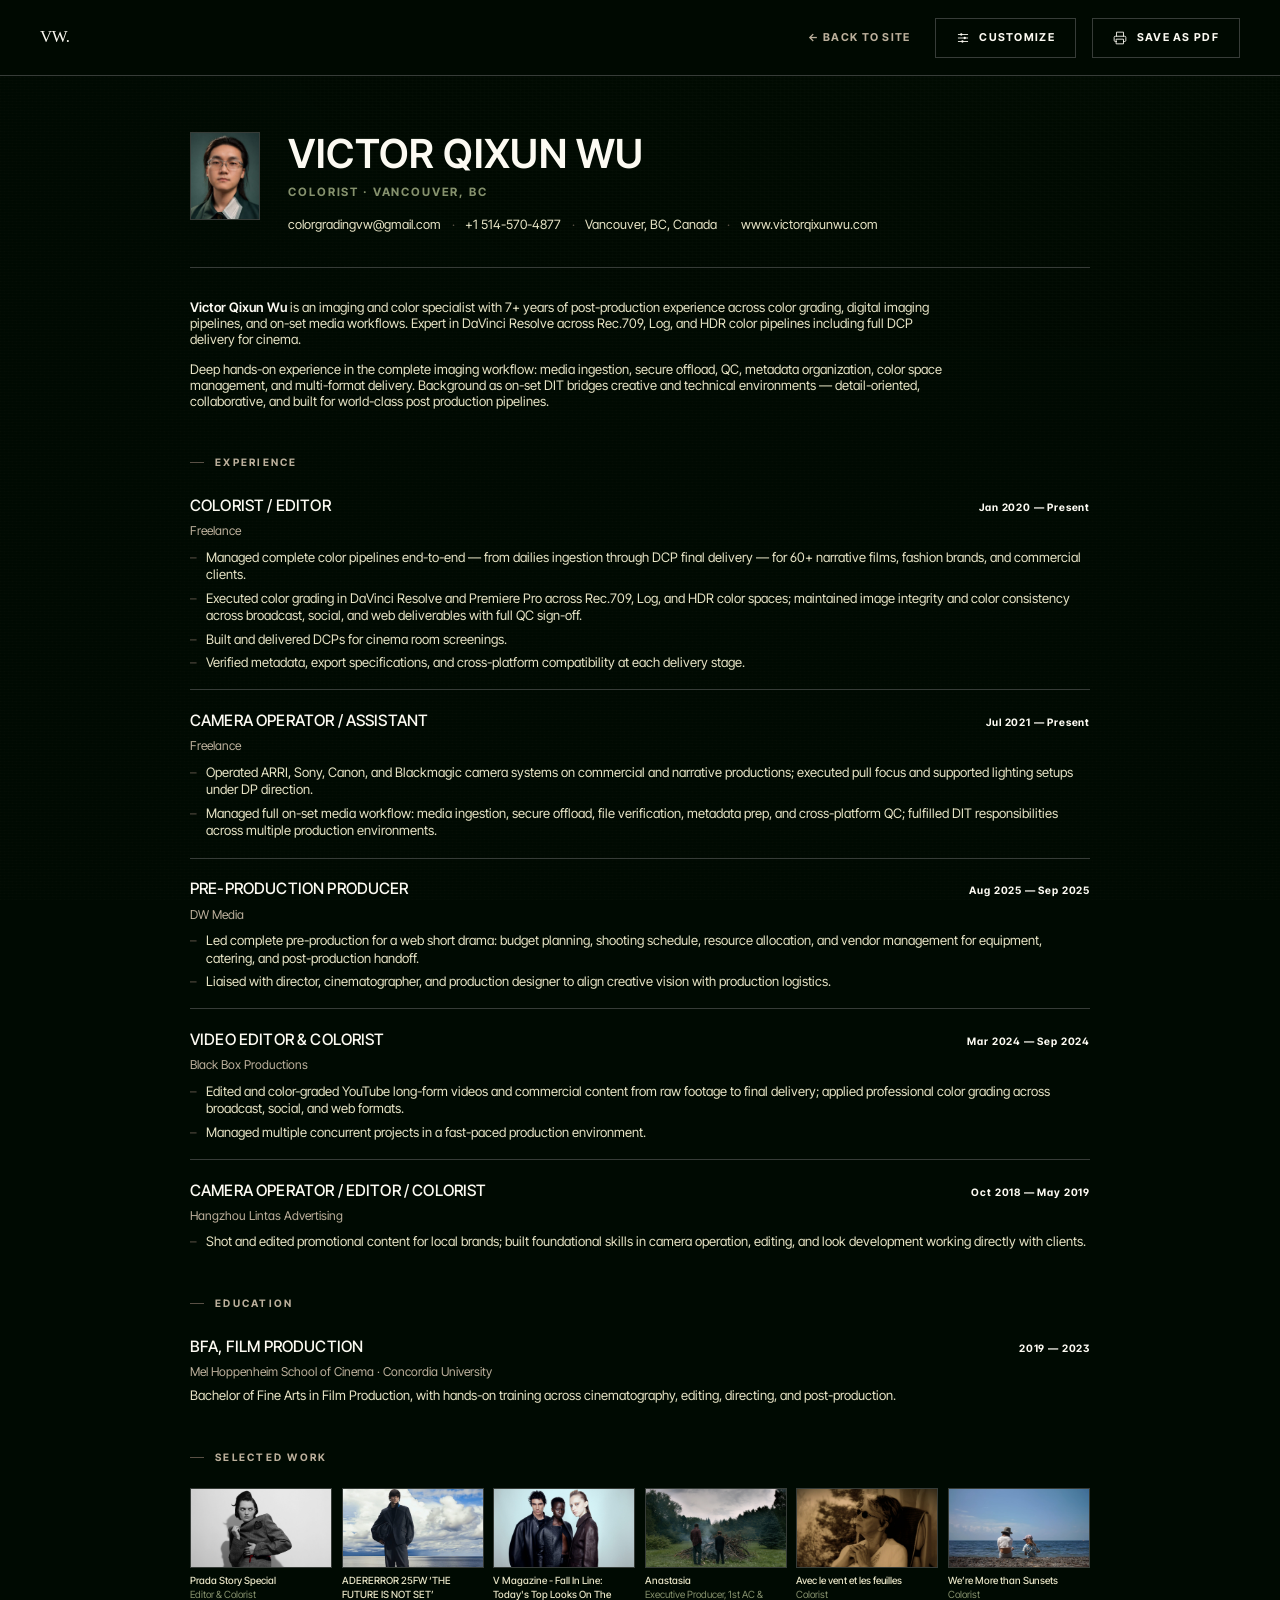
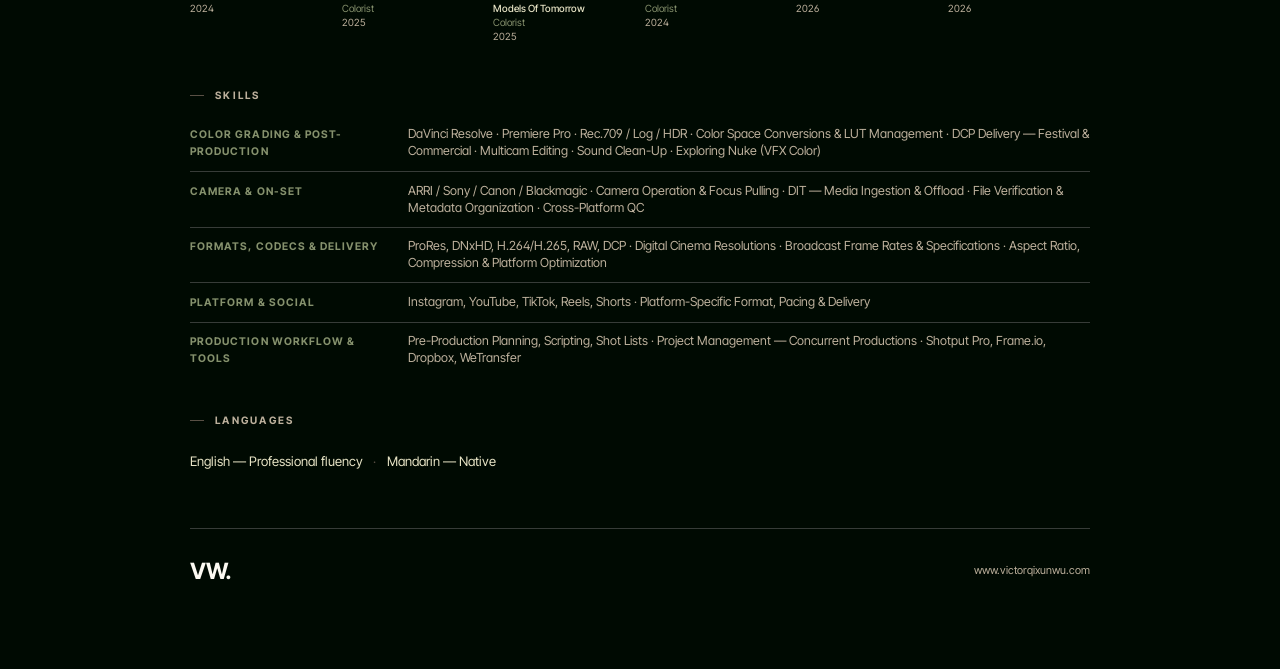
<file: resume.html>
<!DOCTYPE html>
<html lang="en">
<head>
  <meta charset="UTF-8" />
  <meta name="viewport" content="width=device-width, initial-scale=1.0" />

  <!-- Cloudflare Web Analytics -->
  <script type='module' src='https://static.cloudflareinsights.com/beacon.min.js' data-cf-beacon='{"token": "4e25d59b201446058587263a5480ddc1"}'></script>
  <!-- End Cloudflare Web Analytics -->

  <title>Victor Qixun Wu — Resume</title>
  <meta name="description" content="Résumé for Victor Qixun Wu, colorist and editor based in Vancouver, BC. Generated live from his portfolio — save as PDF to share." />
  <link rel="canonical" href="https://www.victorqixunwu.com/resume.html" />
  <meta name="theme-color" content="#000a02" />
  <!-- A generated view of content that already lives on the homepage —
       kept out of search results so it doesn't compete with index.html. -->
  <meta name="robots" content="noindex, nofollow" />

  <link rel="icon" href="data:image/svg+xml,%3Csvg xmlns='http://www.w3.org/2000/svg' viewBox='0 0 64 64'%3E%3Crect width='64' height='64' fill='%23000a02'/%3E%3Ctext x='32' y='44' font-family='Helvetica,Arial,sans-serif' font-size='30' font-weight='700' fill='%23fcfaf2' text-anchor='middle' letter-spacing='-1'%3EVW.%3C/text%3E%3C/svg%3E" />
  <link rel="stylesheet" href="css/style.css?v=20261023203516" />
  <link rel="preconnect" href="https://fonts.googleapis.com" />
  <link rel="preconnect" href="https://fonts.gstatic.com" crossorigin />
  <link href="https://fonts.googleapis.com/css2?family=Inter+Tight:wght@300;400;500;600;700&family=Zen+Kaku+Gothic+New:wght@300;400;500;700&display=swap" rel="stylesheet" />

  <style>
    /* ── resume page — reuses css/style.css tokens, adds its own layout ── */
    :root {
      --resume-lh: 1.35;   /* body text line-height — dragged live from the Customize panel */
      --resume-scale: 1;   /* density multiplier — rescales every rem measurement via html{font-size} below */
    }
    html { font-size: calc(16px * var(--resume-scale)); }
    body { cursor: default; } /* main.js (custom cursor) isn't loaded here */
    /* Zen Kaku Gothic New (the site's body font) is drawn for Japanese kana
       and kanji shapes — its Latin glyphs read as unusual at resume body
       sizes. Inter Tight, already loaded for headings, reads cleanly at any
       size, so the whole document uses it instead of the site's default. */
    body, input, textarea { font-family: var(--font-display); }

    .resume-nav {
      position: sticky; top: 0; z-index: 20;
      display: flex; align-items: center; justify-content: space-between;
      gap: 1rem; flex-wrap: wrap;
      padding: 1.1rem 2.5rem;
      background: rgba(0,10,2,0.88);
      backdrop-filter: blur(10px); -webkit-backdrop-filter: blur(10px);
      border-bottom: 1px solid var(--border);
    }
    .resume-nav .nav-logo { font-size: 1.05rem; }
    .resume-nav-actions { display: flex; align-items: center; gap: 1rem; }
    .resume-back {
      font-size: 0.68rem; font-weight: 700; letter-spacing: 0.12em;
      text-transform: uppercase; color: var(--gray); transition: var(--t);
      margin-right: 0.5rem;
    }
    .resume-back:hover { color: var(--accent); }
    .btn-print, .customize-toggle {
      display: inline-flex; align-items: center; gap: 0.6rem;
      padding: 0.65rem 1.25rem;
      border: 1px solid var(--border);
      color: var(--fg);
      font-family: var(--font-display);
      font-size: 0.68rem; font-weight: 700; letter-spacing: 0.12em;
      text-transform: uppercase;
      background: none; cursor: pointer; transition: var(--t);
    }
    .btn-print:hover, .customize-toggle:hover { border-color: var(--accent); color: var(--accent); }
    .btn-print svg, .customize-toggle svg { width: 14px; height: 14px; }

    .resume-page { padding: 3.5rem 0 5rem; }
    .resume-sheet { max-width: var(--w); margin: 0 auto; padding: 0 2.5rem; }

    /* header: photo + name/title/contact */
    .resume-header {
      display: flex; align-items: flex-start; gap: 1.75rem;
      padding-bottom: 2rem; margin-bottom: 2rem;
      border-bottom: 1px solid var(--border);
    }
    /* Portrait crop, not a forced square — the source photo (portrait.jpg)
       is a 4:5 headshot, so the box matches that ratio. object-fit: cover
       still fills the box edge-to-edge, but with no mismatch to reconcile
       there's nothing left to crop away. */
    .resume-photo {
      width: 4.4rem; aspect-ratio: 4 / 5; flex-shrink: 0;
      background: var(--surface);
      border: 1px solid var(--border);
      object-fit: cover;
    }
    .resume-photo-placeholder {
      width: 4.4rem; aspect-ratio: 4 / 5; flex-shrink: 0;
      display: flex; align-items: center; justify-content: center;
      background: var(--surface); border: 1px solid var(--border);
      font-family: var(--font-display); font-size: 2rem; color: var(--gray);
    }
    /* A same-specificity class rule with `display` beats the UA [hidden]
       rule in source order, so toggling .hidden alone silently fails —
       state it explicitly for both possible photo states. */
    .resume-photo[hidden], .resume-photo-placeholder[hidden] { display: none; }
    .resume-name {
      font-family: var(--font-display);
      font-size: clamp(1.7rem, 3.6vw, 2.5rem);
      font-weight: 600;
      text-transform: uppercase;
      letter-spacing: 0.01em;
      line-height: 1.1;
      margin-bottom: 0.4rem;
    }
    .resume-label {
      font-size: 0.72rem; font-weight: 700; letter-spacing: 0.16em;
      text-transform: uppercase; color: var(--accent-soft);
      margin-bottom: 0.85rem;
    }
    .resume-contact {
      font-size: 0.8rem; color: var(--muted);
      display: flex; flex-wrap: wrap; gap: 0 0.65rem;
    }
    .resume-contact span:not(:last-child)::after { content: '·'; margin-left: 0.65rem; color: var(--earth); }
    .resume-contact a { color: var(--muted); transition: var(--t); }
    .resume-contact a:hover { color: var(--accent); }

    /* summary — reads a touch tighter than the body text below it (0.9×
       --resume-lh), since a short intro paragraph doesn't need as much
       breathing room as a scanning list of bullets does. */
    .resume-summary {
      font-size: 0.82rem; color: var(--muted); line-height: calc(var(--resume-lh) * 0.9);
      max-width: 760px; margin-bottom: 2.75rem;
    }
    .resume-summary p { margin-bottom: 0.9rem; }
    .resume-summary p:last-child { margin-bottom: 0; }
    .resume-summary strong { color: var(--fg); font-weight: 600; }

    /* stacked, full-width sections — Experience carries a full bullet list
       per role, which needs more width than a sidebar-and-content grid
       could give it. Order + visibility are driven by CONFIG at render
       time — see the Customize panel. */
    .resume-section { margin-bottom: 2.75rem; }
    .resume-section:last-of-type { margin-bottom: 0; }
    .resume-block-label {
      font-size: 0.64rem; font-weight: 700; letter-spacing: 0.22em;
      text-transform: uppercase; color: var(--gray);
      display: flex; align-items: center; gap: 0.7rem;
      margin-bottom: 1.4rem;
    }
    .resume-block-label::before { content: ''; width: 14px; height: 1px; background: var(--earth); flex-shrink: 0; }

    /* one full-width row per skill category — label left, items flowing
       right. Replaces an earlier 3-column card layout that read as
       cluttered. */
    .skills-list { display: flex; flex-direction: column; }
    .skill-row {
      display: flex; align-items: baseline; gap: 1.75rem;
      padding: 0.65rem 0; border-bottom: 1px solid var(--border);
    }
    .skill-row:first-child { padding-top: 0; }
    .skill-row:last-child { border-bottom: none; padding-bottom: 0; }
    .skill-row h4 {
      flex: 0 0 190px;
      font-size: 0.66rem; font-weight: 700; letter-spacing: 0.1em;
      text-transform: uppercase; color: var(--accent-soft);
    }
    .skill-row p { flex: 1; font-size: 0.78rem; color: var(--gray); line-height: var(--resume-lh); }

    .exp-row { break-inside: avoid; padding-bottom: 1.1rem; margin-bottom: 1.1rem; border-bottom: 1px solid var(--border); }
    .exp-row:last-child { border-bottom: none; margin-bottom: 0; padding-bottom: 0; }
    .exp-row-top { display: flex; align-items: baseline; justify-content: space-between; gap: 1rem; margin-bottom: 0.2rem; }
    .exp-title { font-family: var(--font-display); font-size: 0.98rem; font-weight: 500; color: var(--fg); text-transform: uppercase; letter-spacing: 0.01em; }
    .exp-period { font-size: 0.64rem; font-weight: 700; letter-spacing: 0.08em; color: var(--fg); white-space: nowrap; }
    .exp-company { font-size: 0.76rem; color: var(--gray); margin-bottom: 0.35rem; }
    .exp-desc { font-size: 0.82rem; color: var(--muted); line-height: var(--resume-lh); }
    .exp-bullets { list-style: none; margin: 0.5rem 0 0; padding: 0; }
    .exp-bullets li {
      position: relative; padding-left: 1rem;
      font-size: 0.82rem; color: var(--muted); line-height: var(--resume-lh);
      margin-bottom: 0.35rem;
    }
    .exp-bullets li:last-child { margin-bottom: 0; }
    .exp-bullets li::before { content: '–'; position: absolute; left: 0; color: var(--earth); }

    .resume-languages { font-size: 0.82rem; color: var(--muted); display: flex; flex-wrap: wrap; gap: 0 0.65rem; }
    .resume-languages span:not(:last-child)::after { content: '·'; margin-left: 0.65rem; color: var(--earth); }

    /* selected work strip — column count follows how many thumbnails are
       actually picked (set as --work-cols on the container), so 3 items
       aren't stretched across 6 empty-feeling slots. */
    .resume-work-strip {
      display: grid;
      grid-template-columns: repeat(var(--work-cols, 6), 1fr);
      gap: 0.6rem;
    }
    .resume-work-item { break-inside: avoid; }
    .resume-work-thumb {
      width: 100%; aspect-ratio: 16/9;
      background: var(--surface); border: 1px solid var(--border);
      overflow: hidden;
    }
    .resume-work-thumb img { width: 100%; height: 100%; object-fit: cover; display: block; }
    .resume-work-title { font-size: 0.62rem; color: var(--gray); margin-top: 0.4rem; line-height: 1.4; }
    .resume-work-title strong { display: block; color: var(--muted); font-weight: 500; }
    .resume-work-role { display: block; color: var(--accent-soft); }

    .resume-footer {
      display: flex; align-items: center; justify-content: space-between;
      flex-wrap: wrap; gap: 0.75rem;
      margin-top: 3.5rem; padding-top: 1.5rem;
      border-top: 1px solid var(--border);
      font-size: 0.68rem; color: var(--gray);
    }
    .resume-footer .footer-logo { font-family: var(--font-display); font-weight: 700; color: var(--fg); }

    /* ── Customize panel — screen only, a right-side drawer ── */
    .customize-backdrop {
      position: fixed; inset: 0; z-index: 29;
      background: rgba(0,0,0,0.5);
      opacity: 0; pointer-events: none;
      transition: opacity 0.25s ease;
    }
    .customize-backdrop.is-open { opacity: 1; pointer-events: auto; }
    .customize-panel {
      position: fixed; top: 0; right: 0; bottom: 0; z-index: 30;
      width: min(370px, 100vw);
      background: var(--surface);
      border-left: 1px solid var(--border);
      overflow-y: auto;
      transform: translateX(100%);
      transition: transform 0.3s ease;
    }
    .customize-panel.is-open { transform: translateX(0); }
    .customize-panel-inner { padding: 1.75rem; }
    .customize-head { display: flex; align-items: center; justify-content: space-between; margin-bottom: 1.6rem; }
    .customize-head h3 {
      font-family: var(--font-display); font-size: 0.85rem; font-weight: 700;
      text-transform: uppercase; letter-spacing: 0.12em; color: var(--fg);
    }
    .customize-close {
      background: none; border: none; color: var(--gray);
      font-size: 1.4rem; line-height: 1; cursor: pointer; padding: 0;
    }
    .customize-close:hover { color: var(--fg); }

    .customize-group { margin-bottom: 1.6rem; padding-bottom: 1.6rem; border-bottom: 1px solid var(--border); }
    .customize-group:last-child { border-bottom: none; margin-bottom: 0; padding-bottom: 0; }
    .customize-group h4 {
      font-size: 0.62rem; font-weight: 700; letter-spacing: 0.16em;
      text-transform: uppercase; color: var(--gray); margin-bottom: 0.85rem;
    }
    .customize-hint { font-size: 0.7rem; color: var(--earth); line-height: 1.5; margin-top: 0.6rem; }

    .section-toggle-row { display: flex; align-items: center; justify-content: space-between; gap: 0.5rem; padding: 0.35rem 0; }
    .section-toggle-row label { display: flex; align-items: center; gap: 0.6rem; font-size: 0.8rem; color: var(--muted); cursor: pointer; }
    .reorder-btns { display: flex; gap: 0.3rem; }
    .reorder-btns button {
      width: 22px; height: 22px; display: flex; align-items: center; justify-content: center;
      background: none; border: 1px solid var(--border); color: var(--gray);
      cursor: pointer; font-size: 0.68rem; border-radius: 2px; transition: var(--t);
    }
    .reorder-btns button:hover:not(:disabled) { border-color: var(--accent-soft); color: var(--fg); }
    .reorder-btns button:disabled { opacity: 0.25; cursor: default; }

    .customize-check { display: flex; align-items: center; gap: 0.6rem; font-size: 0.8rem; color: var(--muted); cursor: pointer; padding: 0.2rem 0; }
    input[type="checkbox"] { accent-color: var(--accent-soft); width: 15px; height: 15px; flex-shrink: 0; }

    .swatches { display: flex; flex-wrap: wrap; align-items: center; gap: 0.6rem; }
    .swatch {
      width: 26px; height: 26px; border-radius: 50%;
      border: 2px solid var(--border); cursor: pointer; padding: 0; transition: var(--t);
    }
    .swatch.is-active { border-color: var(--fg); }
    .swatch-custom {
      width: 26px; height: 26px; border-radius: 50%; border: 2px solid var(--border);
      padding: 0; cursor: pointer; background: none; overflow: hidden;
    }
    .swatch-custom::-webkit-color-swatch-wrapper { padding: 0; }
    .swatch-custom::-webkit-color-swatch { border: none; border-radius: 50%; }
    .swatch-custom::-moz-color-swatch { border: none; border-radius: 50%; }

    .slider-head { display: flex; align-items: center; justify-content: space-between; margin-bottom: 0.7rem; }
    .slider-head h4 { margin-bottom: 0; }
    .value-badge { font-size: 0.7rem; color: var(--fg); font-variant-numeric: tabular-nums; }
    input[type="range"] { width: 100%; accent-color: var(--accent-soft); }

    .segmented { display: flex; border: 1px solid var(--border); border-radius: 4px; overflow: hidden; }
    .segmented button {
      flex: 1; padding: 0.5rem 0.3rem; background: none; border: none;
      border-right: 1px solid var(--border);
      color: var(--gray); font-size: 0.64rem; font-weight: 700; letter-spacing: 0.03em;
      text-transform: uppercase; cursor: pointer; transition: var(--t);
      font-family: var(--font-display);
    }
    .segmented button:last-child { border-right: none; }
    .segmented button.is-active { background: var(--accent-soft); color: var(--bg); }
    .segmented button:hover:not(.is-active) { color: var(--fg); }

    .btn-reset {
      width: 100%; padding: 0.7rem; background: none;
      border: 1px solid var(--border); color: var(--gray);
      font-family: var(--font-display); font-size: 0.66rem; font-weight: 700;
      letter-spacing: 0.1em; text-transform: uppercase; cursor: pointer; transition: var(--t);
    }
    .btn-reset:hover { border-color: var(--earth); color: var(--fg); }

    @media (max-width: 780px) {
      .resume-work-strip { grid-template-columns: repeat(3, 1fr) !important; }
      .resume-header { flex-wrap: wrap; }
      .exp-row-top { flex-wrap: wrap; }
      .skill-row { flex-direction: column; gap: 0.3rem; }
      .skill-row h4 { flex: none; }
      .customize-panel { width: 100vw; }
    }
    @media (max-width: 480px) {
      .resume-work-strip { grid-template-columns: repeat(2, 1fr) !important; }
    }

    /* ── print / save-as-PDF ──
       Dark backgrounds are stripped by default when printing (browsers save
       ink), which would leave light text on white and make this unreadable.
       print-color-adjust forces the real colours through instead.

       @page margin renders as a blank white strip no matter what colour the
       document sets — the margin box sits outside the page's content flow
       entirely, so nothing can paint into it, not even a fixed-position
       layer (tried that — Chromium clips it to the content box too). So
       @page stays at 0 and .resume-page supplies the inset as padding
       instead, which does reach every physical edge.

       Padding on a box that gets split across pages normally only applies
       at the very start and very end of the whole box — page 2 of a 2-page
       resume would start flush against the top edge otherwise. box-
       decoration-break: clone is the CSS-spec fix: it reapplies the padding
       at every fragment, so each printed page gets a full, even margin. */
    @media print {
      @page { margin: 0; }
      html, body {
        background: var(--bg) !important;
        -webkit-print-color-adjust: exact;
        print-color-adjust: exact;
      }
      * { -webkit-print-color-adjust: exact; print-color-adjust: exact; }
      body::after { display: none; } /* washi grain — costs ink, adds nothing on paper */
      .resume-nav, .customize-panel, .customize-backdrop { display: none; } /* chrome only; not part of the document */
      .no-print { display: none !important; }
      .resume-page {
        padding: 9mm 14mm;
        -webkit-box-decoration-break: clone;
        box-decoration-break: clone;
      }
      a[href]:after { content: ''; } /* don't let browsers append raw URLs */
      .exp-row, .skill-row, .resume-work-item, .resume-header { break-inside: avoid; }
      /* Screen spacing is generous enough on its own to spill a small
         trailing section onto an otherwise-blank extra page. Tightening
         the gaps — and, modestly, the font sizes — reclaims enough height
         to keep everything on as few pages as the content reasonably
         allows, without cramming anything. */
      .resume-section { margin-bottom: 1.1rem; }
      .resume-summary { margin-bottom: 1.1rem; font-size: 0.78rem; }
      .resume-header { padding-bottom: 0.85rem; margin-bottom: 0.85rem; }
      .resume-photo, .resume-photo-placeholder { width: 3.2rem; aspect-ratio: 4 / 5; }
      .resume-name { margin-bottom: 0.25rem; }
      .resume-label { margin-bottom: 0.55rem; }
      .resume-block-label { margin-bottom: 0.6rem; }
      .exp-row { padding-bottom: 0.55rem; margin-bottom: 0.55rem; }
      .exp-company { margin-bottom: 0.2rem; }
      .exp-bullets li { font-size: 0.79rem; margin-bottom: 0.2rem; }
      .skill-row { padding: 0.4rem 0; }
      .skill-row p { font-size: 0.76rem; }
      .resume-work-strip { gap: 0.45rem; }
      .resume-work-thumb { aspect-ratio: 16/10; }
      .resume-work-title { margin-top: 0.3rem; }
      .resume-footer { margin-top: 0.6rem; padding-top: 0.55rem; }
    }
  </style>
</head>
<body>

  <!-- NAV -->
  <nav class="resume-nav no-print">
    <a class="nav-logo" id="nav-logo" href="index.html">VW.</a>
    <div class="resume-nav-actions">
      <a class="resume-back" href="index.html">← Back to site</a>
      <button class="customize-toggle" id="btnCustomize">
        <svg viewBox="0 0 24 24" fill="none" stroke="currentColor" stroke-width="1.5" stroke-linecap="round" stroke-linejoin="round"><line x1="4" y1="6" x2="20" y2="6"/><circle cx="9" cy="6" r="2" fill="currentColor" stroke="none"/><line x1="4" y1="12" x2="20" y2="12"/><circle cx="15" cy="12" r="2" fill="currentColor" stroke="none"/><line x1="4" y1="18" x2="20" y2="18"/><circle cx="11" cy="18" r="2" fill="currentColor" stroke="none"/></svg>
        Customize
      </button>
      <button class="btn-print" id="btnPrint">
        <svg viewBox="0 0 24 24" fill="none" stroke="currentColor" stroke-width="1.5" stroke-linecap="round" stroke-linejoin="round"><path d="M6 9V2h12v7"/><path d="M6 18H4a2 2 0 0 1-2-2v-5a2 2 0 0 1 2-2h16a2 2 0 0 1 2 2v5a2 2 0 0 1-2 2h-2"/><rect x="6" y="14" width="12" height="8"/></svg>
        Save as PDF
      </button>
    </div>
  </nav>

  <!-- CUSTOMIZE PANEL -->
  <div class="customize-backdrop no-print" id="customizeBackdrop"></div>
  <aside class="customize-panel no-print" id="customizePanel" aria-label="Customize résumé">
    <div class="customize-panel-inner">
      <div class="customize-head">
        <h3>Customize</h3>
        <button class="customize-close" id="btnCloseCustomize" aria-label="Close">×</button>
      </div>

      <div class="customize-group">
        <h4>Sections</h4>
        <div class="section-toggle-row">
          <label><input type="checkbox" id="toggleSummary" /> Summary</label>
        </div>
        <div id="sectionToggleList"></div>
        <p class="customize-hint">Show or hide a section, and reorder it with the arrows.</p>
      </div>

      <div class="customize-group">
        <h4>Header photo</h4>
        <label class="customize-check"><input type="checkbox" id="togglePhoto" /> Show photo</label>
      </div>

      <div class="customize-group">
        <h4>Accent color</h4>
        <div class="swatches" id="accentSwatches">
          <input type="color" class="swatch-custom" id="accentCustom" title="Custom color" />
        </div>
      </div>

      <div class="customize-group">
        <div class="slider-head"><h4>Line spacing</h4><span class="value-badge" id="lineSpacingValue">1.35</span></div>
        <input type="range" id="lineSpacingSlider" min="1.1" max="1.9" step="0.05" />
      </div>

      <div class="customize-group">
        <div class="slider-head"><h4>Density</h4><span class="value-badge" id="densityValueLabel">100%</span></div>
        <input type="range" id="densitySlider" min="85" max="115" step="1" />
        <p class="customize-hint">Scales the whole page, front to back — text, spacing and gaps together.</p>
      </div>

      <div class="customize-group">
        <h4>Selected work</h4>
        <div class="segmented" id="workCountSeg">
          <button type="button" data-val="0">Off</button>
          <button type="button" data-val="3">3</button>
          <button type="button" data-val="6">6</button>
          <button type="button" data-val="9">9</button>
          <button type="button" data-val="12">12</button>
        </div>
        <label class="customize-check" style="margin-top:0.7rem;"><input type="checkbox" id="toggleRoles" /> Show role under thumbnails</label>
      </div>

      <div class="customize-group">
        <h4>Skill categories</h4>
        <div id="skillToggleList"></div>
      </div>

      <div class="customize-group">
        <button class="btn-reset" id="btnResetCustomize" type="button">Reset to defaults</button>
      </div>
    </div>
  </aside>

  <!-- RESUME -->
  <main class="resume-page">
    <div class="resume-sheet">

      <!-- Header: photo, name, title, contact -->
      <div class="resume-header">
        <img class="resume-photo" id="resume-photo" alt="" hidden />
        <div class="resume-photo-placeholder" id="resume-photo-placeholder">V</div>
        <div>
          <h1 class="resume-name" id="resume-name">Victor Qixun Wu</h1>
          <p class="resume-label" id="resume-label">Colorist · Vancouver, BC</p>
          <p class="resume-contact" id="resume-contact"></p>
        </div>
      </div>

      <!-- Summary -->
      <div class="resume-summary" id="resume-summary"></div>

      <!-- Reorderable, toggleable sections — built by renderSections() -->
      <div id="resumeSectionsContainer"></div>

      <!-- Footer -->
      <div class="resume-footer">
        <span class="footer-logo" id="resume-footer-logo">VW.</span>
        <span id="resume-footer-site">victorqixunwu.com</span>
      </div>

    </div>
  </main>

  <script src="js/data.js?v=20261023203516"></script>
  <script>
  (function () {
    var D = window.PORTFOLIO_DATA;
    if (!D || !D.portfolio) return;

    function $(id) { return document.getElementById(id); }
    function setText(id, v) { var el = $(id); if (el && v != null) el.textContent = v; }

    // Skills and Languages now live in js/data.js (D.about.skills /
    // D.about.languages) — editor.html's Skills panel already supported
    // any number of categories, and now has a matching Languages panel, so
    // both are fully editable there and this page just reads them, the
    // same as everything else on it.

    var SECTION_META = {
      experience: { label: 'Experience' },
      education:  { label: 'Education' },
      work:       { label: 'Selected Work' },
      skills:     { label: 'Skills' },
      languages:  { label: 'Languages' }
    };

    var ACCENT_PRESETS = [
      { name: 'Theme default', value: null },
      { name: 'Amber',  value: '#cf9d4f' },
      { name: 'Rust',   value: '#c07f5c' },
      { name: 'Indigo', value: '#7c93b8' },
      { name: 'Plum',   value: '#a97ea3' },
      { name: 'Rose',   value: '#c07c82' }
    ];

    // ── customization state ──
    // Everything a visitor changes in the Customize panel lives here and
    // is persisted to localStorage, same pattern as the editor's draft
    // mechanism in data.js — this is Victor's own browser, not a shared
    // Claude.ai surface, so remembering choices across visits is exactly
    // what a returning user would want.
    var STORAGE_KEY = 'resume_customize_v1';
    var DEFAULT_CONFIG = {
      order: ['experience', 'education', 'work', 'skills', 'languages'],
      visible: { summary: true, experience: true, education: true, work: true, skills: true, languages: true },
      photo: true,
      showRoles: true,
      workCount: 6,
      skillCategories: null, // null = all categories visible
      accent: null,          // null = follow the theme's --accent-soft
      lineSpacing: 1.35,
      density: 100
    };

    function cloneDefault() { return JSON.parse(JSON.stringify(DEFAULT_CONFIG)); }

    function loadConfig() {
      var cfg = cloneDefault();
      try {
        var raw = localStorage.getItem(STORAGE_KEY);
        if (raw) {
          var saved = JSON.parse(raw);
          if (saved && typeof saved === 'object') {
            Object.keys(cfg).forEach(function (k) { if (saved[k] !== undefined) cfg[k] = saved[k]; });
            // guard against a stale order array if SECTION_META ever changes
            cfg.order = cfg.order.filter(function (k) { return SECTION_META[k]; });
            Object.keys(SECTION_META).forEach(function (k) { if (cfg.order.indexOf(k) === -1) cfg.order.push(k); });
          }
        }
      } catch (e) { /* ignore unreadable/blocked storage */ }
      return cfg;
    }
    function saveConfig() {
      try { localStorage.setItem(STORAGE_KEY, JSON.stringify(CONFIG)); } catch (e) { /* ignore */ }
    }

    var CONFIG = loadConfig();

    // ── theme (identical mapping to index.html/works.html, so the Theme
    // panel in the editor restyles this page too, with no extra wiring) ──
    if (D.theme) {
      var root = document.documentElement;
      var map = { bg:'--bg', surface:'--surface', border:'--border', fg:'--fg',
                  muted:'--muted', gray:'--gray', accent:'--accent',
                  accentSoft:'--accent-soft', earth:'--earth', sand:'--sand' };
      Object.keys(map).forEach(function (k) { if (D.theme[k]) root.style.setProperty(map[k], D.theme[k]); });
      if (D.theme.washiOpacity != null) root.style.setProperty('--washi-opacity', String(D.theme.washiOpacity));
    }

    // ── logo / footer ──
    if (D.footer && D.footer.logo) {
      setText('nav-logo', D.footer.logo);
      setText('resume-footer-logo', D.footer.logo);
    }

    // ── header ──
    var name = (D.meta && D.meta.name) || (D.hero && D.hero.line2) || 'Victor Qixun Wu';
    setText('resume-name', name);
    if (D.hero) setText('resume-label', D.hero.label);

    var hasRealPhoto = !!(D.about && D.about.photo);
    if (hasRealPhoto) {
      var img = $('resume-photo');
      img.src = D.about.photo;
      img.alt = 'Portrait of ' + name;
    } else {
      $('resume-photo-placeholder').textContent = name.charAt(0).toUpperCase();
    }

    if (D.contact) {
      var bits = [];
      if (D.contact.email)    bits.push('<span><a href="mailto:' + D.contact.email + '">' + D.contact.email + '</a></span>');
      if (D.contact.phone)    bits.push('<span><a href="tel:' + D.contact.phone.replace(/[^+\d]/g,'') + '">' + D.contact.phone + '</a></span>');
      if (D.contact.location) bits.push('<span>' + D.contact.location + '</span>');
      if (D.contact.website)  bits.push('<span><a href="https://' + D.contact.website.replace(/^https?:\/\//,'') + '" target="_blank" rel="noopener noreferrer">' + D.contact.website + '</a></span>');
      $('resume-contact').innerHTML = bits.join('');
      if (D.contact.website) setText('resume-footer-site', D.contact.website);
    }

    // ── summary content ── about.bio carries the full two-paragraph
    // version (the one that belongs on an actual résumé); hero.description
    // is only the short homepage tagline.
    if (D.about && D.about.bio && D.about.bio.length) {
      $('resume-summary').innerHTML = D.about.bio.map(function (p) { return '<p>' + p + '</p>'; }).join('');
    } else if (D.hero && D.hero.description) {
      $('resume-summary').textContent = D.hero.description;
    }

    // ── experience/education split ──
    // Splits a description into a bullet list on ". " but only before a
    // capital letter or end-of-string, so "U.S." etc. don't get cut
    // mid-word.
    function splitSentences(desc) {
      var text = (desc || '').trim();
      if (!text) return [];
      var out = [], cur = '';
      for (var i = 0; i < text.length; i++) {
        cur += text[i];
        if (text[i] === '.' && text[i + 1] === ' ') {
          var rest = text.slice(i + 1).trim();
          if (!rest || /^[A-Z(]/.test(rest)) { out.push(cur.trim()); cur = ''; }
        }
      }
      if (cur.trim()) out.push(cur.trim());
      return out;
    }
    // The BFA entry lives inside D.experience alongside the paid roles
    // (that's how the editor models it) — split it into its own Education
    // section instead of listing a degree next to job titles.
    function isEducation(exp) {
      return /university|college|school|cinema/i.test(exp.company || '')
        || /^(BFA|BA|BS|BSc|MFA|MA|MS|MSc)\b/i.test(exp.title || '');
    }

    // ── content builders — each returns an HTML string for one section's
    // body, respecting the current CONFIG. Called fresh on every render so
    // panel changes show up immediately. ──
    function buildExperienceHTML() {
      if (!D.experience) return '';
      var jobs = D.experience.filter(function (e) { return !isEducation(e); });
      if (!jobs.length) return '';
      return jobs.map(function (exp) {
        var bullets = splitSentences(exp.description);
        var bulletsHTML = '<ul class="exp-bullets">' + bullets.map(function (b) { return '<li>' + b + '</li>'; }).join('') + '</ul>';
        return '<div class="exp-row">'
          + '<div class="exp-row-top"><span class="exp-title">' + exp.title + '</span><span class="exp-period">' + exp.period + '</span></div>'
          + '<div class="exp-company">' + exp.company + '</div>'
          + bulletsHTML
          + '</div>';
      }).join('');
    }

    function buildEducationHTML() {
      if (!D.experience) return '';
      var edu = D.experience.filter(isEducation);
      if (!edu.length) return '';
      return edu.map(function (exp) {
        return '<div class="exp-row">'
          + '<div class="exp-row-top"><span class="exp-title">' + exp.title + '</span><span class="exp-period">' + exp.period + '</span></div>'
          + '<div class="exp-company">' + exp.company + '</div>'
          + '<div class="exp-desc">' + (exp.description || '') + '</div>'
          + '</div>';
      }).join('');
    }

    function buildSkillsHTML() {
      var all = (D.about && D.about.skills) || [];
      var list = CONFIG.skillCategories
        ? all.filter(function (s) { return CONFIG.skillCategories.indexOf(s.category) !== -1; })
        : all;
      if (!list.length) return '';
      return list.map(function (s) {
        return '<div class="skill-row"><h4>' + s.category + '</h4><p>' + (s.items || []).join(' · ') + '</p></div>';
      }).join('');
    }

    function buildLanguagesHTML() {
      var langs = (D.about && D.about.languages) || [];
      if (!langs.length) return '';
      return langs.map(function (l) { return '<span>' + l.name + ' — ' + l.level + '</span>'; }).join('');
    }

    // First N from each collection (commercial, then film — matches the
    // homepage's display order), N derived from CONFIG.workCount.
    function pickWork() {
      if (!D.portfolio || !D.portfolio.length || !CONFIG.workCount) return [];
      var ORDER = ['commercial', 'film'];
      var collections = D.portfolio.slice().sort(function (a, b) {
        var ia = ORDER.indexOf(a.id), ib = ORDER.indexOf(b.id);
        if (ia === -1) ia = ORDER.length;
        if (ib === -1) ib = ORDER.length;
        return ia - ib;
      });
      var per = Math.ceil(CONFIG.workCount / collections.length);
      var picks = [];
      collections.forEach(function (c) { picks = picks.concat(c.works.slice(0, per)); });
      return picks.slice(0, CONFIG.workCount);
    }
    function buildWorkHTML() {
      var picks = pickWork();
      if (!picks.length) return '';
      return picks.map(function (w, i) {
        var imgHTML = w.coverImage
          ? '<img src="' + w.coverImage + '" alt="' + w.title + '"' + (i < 2 ? '' : ' loading="lazy"') + ' decoding="async" />'
          : '';
        var roleHTML = (CONFIG.showRoles && w.role) ? '<span class="resume-work-role">' + w.role + '</span>' : '';
        return '<div class="resume-work-item">'
          + '<div class="resume-work-thumb">' + imgHTML + '</div>'
          + '<div class="resume-work-title"><strong>' + w.title + '</strong>' + roleHTML + (w.year || '') + '</div>'
          + '</div>';
      }).join('');
    }

    var CONTENT_BUILDERS = {
      experience: buildExperienceHTML,
      education: buildEducationHTML,
      work: buildWorkHTML,
      skills: buildSkillsHTML,
      languages: buildLanguagesHTML
    };

    // ── apply CONFIG to the page ──
    function applyStyleVars() {
      var root = document.documentElement;
      root.style.setProperty('--resume-lh', String(CONFIG.lineSpacing));
      root.style.setProperty('--resume-scale', String(CONFIG.density / 100));
    }
    function applyAccent() {
      var root = document.documentElement;
      var val = CONFIG.accent || (D.theme && D.theme.accentSoft) || '#85916d';
      root.style.setProperty('--accent-soft', val);
    }
    function applyPhoto() {
      var showPhoto = CONFIG.photo && hasRealPhoto;
      $('resume-photo').hidden = !showPhoto;
      $('resume-photo-placeholder').hidden = showPhoto;
    }
    function renderSections() {
      $('resume-summary').hidden = !CONFIG.visible.summary;
      var container = $('resumeSectionsContainer');
      container.innerHTML = '';
      CONFIG.order.forEach(function (key) {
        if (!CONFIG.visible[key]) return;
        var builder = CONTENT_BUILDERS[key];
        var html = builder ? builder() : '';
        if (!html) return;
        var el = document.createElement('section');
        el.className = 'resume-section';
        var label = document.createElement('div');
        label.className = 'resume-block-label';
        label.textContent = SECTION_META[key].label;
        el.appendChild(label);
        var body = document.createElement('div');
        if (key === 'skills') body.className = 'skills-list';
        if (key === 'languages') body.className = 'resume-languages';
        if (key === 'work') body.className = 'resume-work-strip';
        body.innerHTML = html;
        if (key === 'work') body.style.setProperty('--work-cols', String(Math.min(body.children.length, 6)));
        el.appendChild(body);
        container.appendChild(el);
      });
    }

    // ── Customize panel: build + wire ──
    function openPanel() { $('customizePanel').classList.add('is-open'); $('customizeBackdrop').classList.add('is-open'); }
    function closePanel() { $('customizePanel').classList.remove('is-open'); $('customizeBackdrop').classList.remove('is-open'); }

    function moveSection(idx, dir) {
      var newIdx = idx + dir;
      if (newIdx < 0 || newIdx >= CONFIG.order.length) return;
      var tmp = CONFIG.order[idx];
      CONFIG.order[idx] = CONFIG.order[newIdx];
      CONFIG.order[newIdx] = tmp;
      commit();
    }

    function setSegmented(id, activeVal, onPick) {
      var wrap = $(id);
      Array.prototype.forEach.call(wrap.children, function (btn) {
        btn.classList.toggle('is-active', btn.getAttribute('data-val') === activeVal);
        btn.onclick = function () { onPick(btn.getAttribute('data-val')); };
      });
    }

    function buildPanelLists() {
      // reorderable / toggleable sections
      var listEl = $('sectionToggleList');
      listEl.innerHTML = '';
      CONFIG.order.forEach(function (key, idx) {
        var row = document.createElement('div');
        row.className = 'section-toggle-row';

        var label = document.createElement('label');
        var cb = document.createElement('input');
        cb.type = 'checkbox';
        cb.checked = CONFIG.visible[key];
        cb.addEventListener('change', function () { CONFIG.visible[key] = cb.checked; commit(); });
        label.appendChild(cb);
        label.appendChild(document.createTextNode(' ' + SECTION_META[key].label));
        row.appendChild(label);

        var btns = document.createElement('div');
        btns.className = 'reorder-btns';
        var up = document.createElement('button');
        up.type = 'button'; up.textContent = '↑'; up.setAttribute('aria-label', 'Move ' + SECTION_META[key].label + ' up');
        up.disabled = idx === 0;
        up.addEventListener('click', function () { moveSection(idx, -1); });
        var down = document.createElement('button');
        down.type = 'button'; down.textContent = '↓'; down.setAttribute('aria-label', 'Move ' + SECTION_META[key].label + ' down');
        down.disabled = idx === CONFIG.order.length - 1;
        down.addEventListener('click', function () { moveSection(idx, 1); });
        btns.appendChild(up); btns.appendChild(down);
        row.appendChild(btns);

        listEl.appendChild(row);
      });

      // skill category checkboxes
      var skillListEl = $('skillToggleList');
      skillListEl.innerHTML = '';
      var skillsData = (D.about && D.about.skills) || [];
      var allCats = skillsData.map(function (s) { return s.category; });
      skillsData.forEach(function (s) {
        var row = document.createElement('label');
        row.className = 'customize-check';
        var cb = document.createElement('input');
        cb.type = 'checkbox';
        cb.checked = !CONFIG.skillCategories || CONFIG.skillCategories.indexOf(s.category) !== -1;
        cb.addEventListener('change', function () {
          var current = CONFIG.skillCategories ? CONFIG.skillCategories.slice() : allCats.slice();
          if (cb.checked) {
            if (current.indexOf(s.category) === -1) current.push(s.category);
          } else {
            current = current.filter(function (c) { return c !== s.category; });
          }
          CONFIG.skillCategories = (current.length === allCats.length) ? null : current;
          commit();
        });
        row.appendChild(cb);
        row.appendChild(document.createTextNode(' ' + s.category));
        skillListEl.appendChild(row);
      });

      // accent swatches (rebuilt so the active ring follows CONFIG.accent)
      var swatchWrap = $('accentSwatches');
      var customInput = $('accentCustom');
      Array.prototype.slice.call(swatchWrap.querySelectorAll('.swatch')).forEach(function (n) { n.remove(); });
      ACCENT_PRESETS.forEach(function (p) {
        var b = document.createElement('button');
        b.type = 'button';
        b.className = 'swatch' + (CONFIG.accent === p.value ? ' is-active' : '');
        b.style.background = p.value || (D.theme && D.theme.accentSoft) || '#85916d';
        b.title = p.name;
        b.addEventListener('click', function () { CONFIG.accent = p.value; commit(); });
        swatchWrap.insertBefore(b, customInput);
      });

      setSegmented('workCountSeg', String(CONFIG.workCount), function (val) { CONFIG.workCount = parseInt(val, 10); commit(); });
    }

    function syncStaticControls() {
      $('toggleSummary').checked = CONFIG.visible.summary;
      $('togglePhoto').checked = CONFIG.photo;
      $('toggleRoles').checked = CONFIG.showRoles;
      $('lineSpacingSlider').value = CONFIG.lineSpacing;
      $('lineSpacingValue').textContent = CONFIG.lineSpacing.toFixed(2);
      $('densitySlider').value = CONFIG.density;
      $('densityValueLabel').textContent = CONFIG.density + '%';
      $('accentCustom').value = CONFIG.accent || (D.theme && D.theme.accentSoft) || '#85916d';
    }

    // Full pipeline: persist, apply CSS-level effects, rebuild content and
    // the panel's own controls so they stay in sync with CONFIG.
    function commit() {
      saveConfig();
      applyAccent();
      applyStyleVars();
      applyPhoto();
      renderSections();
      buildPanelLists();
      syncStaticControls();
    }

    // ── static control wiring (attached once — these elements are never
    // recreated, unlike the section/skill lists above) ──
    $('toggleSummary').addEventListener('change', function (e) { CONFIG.visible.summary = e.target.checked; commit(); });
    $('togglePhoto').addEventListener('change', function (e) { CONFIG.photo = e.target.checked; commit(); });
    $('toggleRoles').addEventListener('change', function (e) { CONFIG.showRoles = e.target.checked; commit(); });
    $('accentCustom').addEventListener('input', function (e) { CONFIG.accent = e.target.value; applyAccent(); saveConfig(); buildPanelLists(); });

    // Sliders update live while dragging without the heavier full commit()
    // (no content changes when spacing/density move, only CSS variables).
    $('lineSpacingSlider').addEventListener('input', function (e) {
      CONFIG.lineSpacing = parseFloat(e.target.value);
      $('lineSpacingValue').textContent = CONFIG.lineSpacing.toFixed(2);
      applyStyleVars(); saveConfig();
    });
    $('densitySlider').addEventListener('input', function (e) {
      CONFIG.density = parseInt(e.target.value, 10);
      $('densityValueLabel').textContent = CONFIG.density + '%';
      applyStyleVars(); saveConfig();
    });

    $('btnCustomize').addEventListener('click', openPanel);
    $('btnCloseCustomize').addEventListener('click', closePanel);
    $('customizeBackdrop').addEventListener('click', closePanel);
    document.addEventListener('keydown', function (e) { if (e.key === 'Escape') closePanel(); });

    $('btnResetCustomize').addEventListener('click', function () {
      CONFIG = cloneDefault();
      commit();
    });

    $('btnPrint').addEventListener('click', function () { window.print(); });

    // ── boot ──
    applyAccent();
    applyStyleVars();
    applyPhoto();
    renderSections();
    buildPanelLists();
    syncStaticControls();
  })();
  </script>
</body>
</html>
</file>
<file: css/style.css>
/* =====================================================================
   VICTOR QIXUN WU — STYLESHEET  v4 「暗室」
   The grading suite at night: the frame is the only light in the room,
   everything around it stays quiet and measured.

   Palette  — 日本の伝統色 (unchanged from v3): 墨 sumi ground, 白練
              shironeri type, 松葉 matsuba / 老竹 oitake as the only chroma.
   Type     — Noto Serif Display (condensed for titles, true italic for
              credits), Zen Kaku Gothic New for text and interface.
   Frames   — never tinted, filtered or overlaid. Hover, reveal and focus
              states move or mask a frame; they never change its colour.

   Two registers:
     I  Film        wide frames, credits typography, projector-masking reveal
     II Commercial  lookbook grid, editorial captions, hard cuts

   Motion lives in js/main.js (GSAP + Lenis). Every "hidden until revealed"
   state here is scoped to html.js.has-motion, which main.js only sets once
   GSAP is confirmed — without it the page is complete and static.
   ===================================================================== */

/* ---------- TOKENS ---------- */
:root {
  /* 和色 — Japanese traditional colours */
  --sumi:       #000a02;   /* 墨色 SUMI — ink, near-black with a whisper of green */
  --roiro:      #0c0c0c;   /* 呂色 ROIRO — black lacquer */
  --aisumicha:  #373c38;   /* 藍墨茶 AISUMICHA — indigo-ink tea */
  --shironeri:  #fcfaf2;   /* 白練 SHIRONERI — glossed white silk */
  --aku:        #bcb09c;   /* 灰汁色 AKU — lye */
  --shirotsurubami: #85916d; /* 青白橡 AOSHIROTSURUBAMI — dulled oak */
  --matsuba:    #4a593d;   /* 松葉色 MATSUBA — pine needle */
  --oitake:     #769164;   /* 老竹色 OITAKE — aged bamboo */
  --rikyu:      #e6e3c5;   /* 利休白茶 RIKYU SHIRACHA — Rikyu white tea */

  /* semantic */
  --bg:        var(--sumi);
  --surface:   var(--roiro);
  --screen:    #000;               /* the matte around a frame — monitor black */
  --fg:        var(--shironeri);
  --fg-2:      var(--aku);
  --fg-3:      var(--shirotsurubami);
  --line:      var(--aisumicha);
  --line-soft: #1b211c;
  --accent:    var(--matsuba);     /* fills, focus, selection */
  --accent-text: var(--oitake);    /* the accent when it has to be read */

  /* type */
  --font-serif: 'Noto Serif Display', 'Libre Caslon Display', Georgia, 'Times New Roman', serif;
  --font-sans:  'Zen Kaku Gothic New', 'Hiragino Kaku Gothic ProN', 'Yu Gothic',
                system-ui, -apple-system, 'Segoe UI', sans-serif;

  --fs-meta:  0.8125rem;   /* 13 */
  --fs-ui:    0.875rem;    /* 14 */
  --fs-body:  1rem;        /* 16 */
  --fs-lead:  clamp(1.3rem, 1.9vw, 1.85rem);
  --fs-h3:    clamp(1.75rem, 2.7vw, 2.75rem);
  --fs-h2:    clamp(3.25rem, 7.2vw, 7.5rem);
  --fs-chapter: clamp(5.5rem, 19vw, 19rem);

  /* layout */
  --gutter:  clamp(1.25rem, 4.2vw, 4.5rem);
  --col-gap: clamp(1rem, 1.8vw, 2rem);
  --maxw:    1760px;
  --nav-h:   4.75rem;

  /* motion */
  --ease-out:    cubic-bezier(0.22, 1, 0.36, 1);
  --ease-in-out: cubic-bezier(0.83, 0, 0.17, 1);
  --t: 0.35s var(--ease-out);

  /* legacy names — resume.html (unchanged, not linked publicly) still reads
     these, and applies the editor's Theme panel to them. */
  --border: var(--line);
  --muted: var(--fg-2);
  --gray: var(--fg-3);
  --accent-soft: #769164;
  --earth: #858954;        /* 青丹 AONI */
  --sand: var(--rikyu);
  --font-display: 'Inter Tight', 'Helvetica Neue', Helvetica, Arial, sans-serif;
  --w: 980px;
}

/* ---------- RESET ---------- */
*, *::before, *::after { box-sizing: border-box; margin: 0; padding: 0; }
html {
  font-size: 16px;
  -webkit-text-size-adjust: 100%;
  background: var(--bg);
}
html.no-motion { scroll-behavior: smooth; }   /* native smoothing only when Lenis is off — smooth here breaks ScrollTrigger.refresh() */
html.lenis, html.lenis body { height: auto; }
.lenis.lenis-smooth { scroll-behavior: auto !important; }
.lenis.lenis-stopped { overflow: hidden; }
/* base metrics stay as v3 had them — resume.html inherits them */
body {
  font-family: var(--font-sans);
  font-size: var(--fs-body);
  line-height: 1.6;
  color: var(--fg);
  overflow-x: hidden;
  -webkit-font-smoothing: antialiased;
  -moz-osx-font-smoothing: grayscale;
  font-feature-settings: 'ss01', 'cv11';
}
img, svg, video, canvas { display: block; max-width: 100%; }
a { color: inherit; text-decoration: none; }
ul, ol { list-style: none; }
button { font: inherit; color: inherit; background: none; border: 0; cursor: pointer; }
h1, h2, h3, h4, h5, h6 { font-weight: 400; }
::selection { background: var(--accent); color: var(--fg); }
:focus-visible { outline: 1px solid var(--accent-text); outline-offset: 4px; }
html.fine-pointer body,
html.fine-pointer a,
html.fine-pointer button { cursor: none; }

/* 和紙 washi grain — sits *behind* the page (z-index -1, body has no
   background of its own), so it textures the ground but never a frame. */
body::after {
  content: '';
  position: fixed;
  inset: 0;
  z-index: -1;
  pointer-events: none;
  opacity: calc(var(--washi-opacity, 0.8) * 0.55);
  background-image:
    repeating-linear-gradient(0deg,   rgba(252,250,242,0.022) 0 1px, transparent 1px 3px),
    repeating-linear-gradient(90deg,  rgba(252,250,242,0.016) 0 1px, transparent 1px 4px),
    repeating-linear-gradient(28deg,  rgba(133,137,84,0.014) 0 1px, transparent 1px 7px),
    radial-gradient(120% 80% at 80% 0%, rgba(63,119,53,0.05), transparent 60%);
}

.skip {
  position: fixed; left: var(--gutter); top: 0.75rem; z-index: 1200;
  padding: 0.6rem 1rem; background: var(--fg); color: var(--bg);
  font-size: var(--fs-ui); transform: translateY(-200%);
}
.skip:focus { transform: none; }
.sr-only { position: absolute; width: 1px; height: 1px; overflow: hidden; clip: rect(0 0 0 0); white-space: nowrap; }

/* ---------- LAYOUT ---------- */
.wrap {
  width: 100%;
  max-width: var(--maxw);
  margin-inline: auto;
  padding-inline: var(--gutter);
}
.grid {
  display: grid;
  grid-template-columns: repeat(12, minmax(0, 1fr));
  column-gap: var(--col-gap);
}
section { position: relative; }

/* ---------- TYPE ---------- */
/* Display: Noto Serif Display, condensed and light — a title card, not a headline */
.display {
  font-family: var(--font-serif);
  font-stretch: 62.5%;
  font-weight: 200;
  line-height: 0.9;
  letter-spacing: -0.005em;
  font-variant-numeric: lining-nums;
}
/* Credits: the role line under a title, in true italic */
.credit-line {
  font-family: var(--font-serif);
  font-style: italic;
  font-weight: 300;
  font-stretch: 87.5%;
  color: var(--fg-2);
}
.meta { font-size: var(--fs-meta); line-height: 1.5; color: var(--fg-3); }
.num { font-variant-numeric: tabular-nums lining-nums; }

.sec-title {
  font-family: var(--font-serif);
  font-stretch: 62.5%;
  font-weight: 200;
  font-size: var(--fs-h2);
  line-height: 0.9;
  letter-spacing: -0.005em;
  margin-bottom: clamp(2.5rem, 5vw, 4.5rem);
}

/* tags — plain words separated by a thin slash, no pills */
.tags { display: flex; flex-wrap: wrap; font-size: var(--fs-meta); line-height: 1.6; color: var(--fg-3); }
.tags li + li::before { content: '/'; margin: 0 0.5em; color: var(--line); }

/* ---------- LINKS & BUTTONS ---------- */
.link {
  display: inline-flex;
  align-items: baseline;
  gap: 0.35em;
  font-size: var(--fs-ui);
  color: var(--fg);
  padding-bottom: 0.2em;
  background: linear-gradient(var(--line), var(--line)) 0 100% / 100% 1px no-repeat;
  transition: background-color var(--t), color var(--t);
}
.link:hover { background-image: linear-gradient(var(--fg), var(--fg)); }
.link .ext { width: 0.62em; height: 0.62em; flex-shrink: 0; align-self: center; opacity: 0.7; }
.links { display: flex; flex-wrap: wrap; gap: 0.75rem 1.75rem; }

.btn {
  position: relative;
  display: inline-flex;
  align-items: center;
  justify-content: center;
  gap: 0.7rem;
  min-height: 3rem;
  padding: 0.75rem 1.4rem;
  border: 1px solid var(--line);
  border-radius: 999px;
  font-size: var(--fs-ui);
  line-height: 1;
  color: var(--fg);
  white-space: nowrap;
  transition: border-color var(--t), background-color var(--t), color var(--t);
}
.btn:hover { border-color: var(--fg); }
.btn-solid { background: var(--fg); color: var(--bg); border-color: var(--fg); }
.btn-solid:hover { background: var(--rikyu); border-color: var(--rikyu); }
.btn svg { width: 0.85rem; height: 0.85rem; flex-shrink: 0; }
.btn[hidden] { display: none; }

/* ---------- VEIL (first title card + page transitions) ---------- */
.veil {
  position: fixed;
  inset: 0;
  z-index: 1000;
  background: var(--bg);
  display: none;
  place-items: center;
  pointer-events: none;
}
html.js .veil {
  display: grid;
  /* failsafe: if main.js never runs, the veil still gets out of the way */
  animation: veil-failsafe 0s linear 4.5s forwards;
}
@keyframes veil-failsafe { to { visibility: hidden; } }
.veil-title {
  font-family: var(--font-serif);
  font-style: italic;
  font-weight: 300;
  font-stretch: 87.5%;
  font-size: clamp(1.15rem, 1.8vw, 1.5rem);
  color: var(--fg-2);
  opacity: 0;
}
/* arriving from another page: the title card that closed the last page
   is still up when this one paints, so the cut is continuous */
html.is-arriving .veil-title { opacity: 1; }

/* ---------- CURSOR ---------- */
.cursor, .cursor-label {
  position: fixed;
  top: 0; left: 0;
  z-index: 9999;
  pointer-events: none;
  display: none;
}
html.fine-pointer .cursor, html.fine-pointer .cursor-label { display: block; }
.cursor { opacity: 0; transition: opacity 0.3s; }
html.cursor-on .cursor { opacity: 1; }
.cursor i {
  display: block;
  width: 8px; height: 8px;
  margin: -4px 0 0 -4px;
  border-radius: 50%;
  background: #fcfaf2;
  mix-blend-mode: difference;
  transition: transform 0.3s var(--ease-out);
}
html.cursor-hover .cursor i { transform: scale(2.4); }
html.cursor-down .cursor i { transform: scale(0.6); }
html.cursor-has-label .cursor i { transform: scale(0); }
.cursor-label span {
  display: grid;
  place-items: center;
  width: 76px; height: 76px;
  margin: -38px 0 0 -38px;
  border-radius: 50%;
  border: 1px solid rgba(252,250,242,0.55);
  background: rgba(0,10,2,0.35);
  -webkit-backdrop-filter: blur(6px);
  backdrop-filter: blur(6px);
  color: var(--fg);
  font-family: var(--font-serif);
  font-style: italic;
  font-weight: 300;
  font-size: 0.95rem;
  transform: scale(0);
  transition: transform 0.45s var(--ease-out);
}
html.cursor-has-label .cursor-label span { transform: scale(1); }
html.cursor-has-label.cursor-down .cursor-label span { transform: scale(0.9); }

/* ---------- NAV ---------- */
.nav {
  position: fixed;
  top: 0; left: 0; right: 0;
  z-index: 500;
  height: var(--nav-h);
  transition: transform 0.6s var(--ease-out);
}
.nav::before {
  content: '';
  position: absolute;
  inset: 0;
  z-index: -1;
  background: var(--bg);
  border-bottom: 1px solid var(--line-soft);
  opacity: 0;
  transition: opacity 0.4s;
}
.nav.is-scrolled::before { opacity: 0.96; }
.nav.is-hidden { transform: translateY(-100%); }
.nav-inner {
  height: 100%;
  display: flex;
  align-items: center;
  gap: 2rem;
}
/* .nav-logo / .footer-logo keep their v3 base (resume.html uses both);
   the site's own nav and footer refine them in context */
.nav-logo {
  font-family: var(--font-serif);
  font-size: 1.55rem;
  letter-spacing: -0.02em;
  line-height: 1;
  color: var(--fg);
}
.nav .nav-logo { font-weight: 300; font-size: 1.45rem; letter-spacing: -0.01em; }
.nav-links { display: flex; gap: clamp(1.25rem, 2.4vw, 2.5rem); margin-left: auto; }
.nav-links a {
  position: relative;
  font-size: var(--fs-ui);
  color: var(--fg-2);
  padding: 0.35rem 0;
  transition: color var(--t);
}
.nav-links a::after {
  content: '';
  position: absolute;
  left: 50%; bottom: -0.15rem;
  width: 4px; height: 4px;
  margin-left: -2px;
  border-radius: 50%;
  background: var(--accent-text);
  transform: scale(0);
  transition: transform 0.4s var(--ease-out);
}
.nav-links a:hover, .nav-links a.active, .nav-links a[aria-current="page"] { color: var(--fg); }
.nav-links a.active::after, .nav-links a[aria-current="page"]::after { transform: scale(1); }
.nav-right { display: flex; align-items: center; gap: 1.5rem; }
.nav-clock {
  display: inline-flex;
  align-items: center;
  gap: 0.55rem;
  font-size: 0.75rem;
  color: var(--fg-3);
  font-variant-numeric: tabular-nums;
  min-width: 9.5em;
}
.nav-clock i {
  width: 6px; height: 6px;
  border-radius: 50%;
  background: var(--accent-text);
  animation: rec 1.6s ease-in-out infinite;
}
@keyframes rec { 0%, 100% { opacity: 1; } 50% { opacity: 0.15; } }
.menu-btn {
  display: none;
  align-items: center;
  gap: 0.7rem;
  font-size: var(--fs-ui);
  color: var(--fg);
  padding: 0.5rem 0;
}
.menu-btn .bars { display: flex; flex-direction: column; gap: 5px; width: 20px; }
.menu-btn .bars span { display: block; height: 1px; background: currentColor; transition: transform 0.4s var(--ease-out); }
.menu-btn[aria-expanded="true"] .bars span:first-child { transform: translateY(3px) rotate(45deg); }
.menu-btn[aria-expanded="true"] .bars span:last-child  { transform: translateY(-3px) rotate(-45deg); }

/* mobile overlay menu */
.menu-overlay {
  position: fixed;
  inset: 0;
  z-index: 490;
  background: var(--bg);
  display: flex;
  flex-direction: column;
  justify-content: flex-end;
  padding: var(--nav-h) var(--gutter) var(--gutter);
  clip-path: inset(0 0 100% 0);
  visibility: hidden;
}
.menu-overlay.open { visibility: visible; }
.menu-overlay ul { margin-bottom: 2.5rem; }
.menu-overlay li { overflow: hidden; border-top: 1px solid var(--line-soft); }
.menu-overlay li a {
  display: flex;
  align-items: baseline;
  justify-content: space-between;
  gap: 1rem;
  padding: 0.85rem 0;
  font-family: var(--font-serif);
  font-stretch: 62.5%;
  font-weight: 200;
  font-size: clamp(3rem, 15vw, 5rem);
  line-height: 1;
  transform: translateY(110%);
}
.menu-overlay li a small {
  font-family: var(--font-serif);
  font-style: italic;
  font-stretch: 87.5%;
  font-weight: 300;
  font-size: 1rem;
  color: var(--fg-3);
}
.menu-foot { display: flex; justify-content: space-between; gap: 1rem; flex-wrap: wrap; font-size: var(--fs-ui); color: var(--fg-2); }
body.menu-open { overflow: hidden; }

/* ---------- FRAMES ---------- */
/* A frame is shown whole: letterboxed or pillarboxed inside a 16:9 screen
   when its own ratio differs, never cropped to fit a card. */
.frame {
  position: relative;
  display: block;
  width: 100%;
  aspect-ratio: 16 / 9;
  overflow: hidden;
  background: var(--screen);
}
.frame img {
  width: 100%; height: 100%;
  object-fit: contain;
  opacity: 0;
  transition: opacity 0.7s var(--ease-out);
}
.frame img.is-loaded, html:not(.js) .frame img, html.no-motion .frame img { opacity: 1; }
.frame--cover img { object-fit: cover; }
.frame-empty {
  position: absolute; inset: 0;
  display: grid; place-items: center;
  padding: 1rem;
  text-align: center;
  font-family: var(--font-serif);
  font-style: italic;
  color: var(--fg-3);
}

/* palette strip — the frame's own colours, measured in js/readings.js */
.palette {
  display: flex;
  height: 5px;
  width: 100%;
  overflow: hidden;
  background: var(--surface);
}
.palette span { display: block; height: 100%; transition: flex-grow 0.8s var(--ease-out); }
.palette:empty { visibility: hidden; }

/* vectorscope canvas */
.scope { width: 100%; aspect-ratio: 1; }

/* ---------- HERO ---------- */
.hero {
  position: relative;
  min-height: 100svh;
  padding-top: calc(var(--nav-h) + clamp(0.5rem, 2vh, 1.75rem));
  padding-bottom: clamp(1.75rem, 4vh, 3rem);
  display: flex;
}
/* desktop: the frame (a rectangle) and its scope (a circle) side by side,
   the role and notes under the circle, the name along the bottom.
   Everything is sized from the viewport height so the whole composition
   lands on the first screen. */
.hero-grid {
  flex: 1;
  display: grid;
  grid-template-columns: repeat(12, minmax(0, 1fr));
  grid-template-rows: auto auto minmax(1.5rem, 1fr) auto;
  column-gap: var(--col-gap);
}
.hero-frame {
  grid-column: 1 / 9;
  grid-row: 1 / 3;
  align-self: start;
  /* tall-enough viewports get the full 8 columns; short ones shrink the
     frame so the name still fits on the first screen. The reserve is what
     sits below the frame: caption + gap + paddings (8.5rem) and the name
     (0.73 × its 21svh font size ≈ 15.5svh). */
  width: min(100%, calc((100svh - var(--nav-h) - 8.5rem - 15.5svh) * 16 / 9));
}
.hero-stack { position: relative; }
.hero-slide { position: absolute; inset: 0; opacity: 0; visibility: hidden; }
.hero-slide.is-active { opacity: 1; visibility: visible; }
.hero-slide .frame { height: 100%; }
.hero-slide img { opacity: 1; }
.hero-cap {
  display: grid;
  grid-template-columns: minmax(0, 1fr) auto;
  column-gap: 1.5rem;
  align-items: baseline;
  padding-top: 0.9rem;
}
.hero-cap-title {
  font-family: var(--font-serif);
  font-style: italic;
  font-weight: 300;
  font-stretch: 87.5%;
  font-size: 1.05rem;
  line-height: 1.35;
  color: var(--fg);
  white-space: nowrap;
  overflow: hidden;
  text-overflow: ellipsis;
}
.hero-cap-meta { grid-column: 1; font-size: var(--fs-meta); color: var(--fg-3); line-height: 1.5; }
.hero-cap-idx { grid-column: 2; grid-row: 1 / 3; align-self: start; font-size: var(--fs-meta); color: var(--fg-3); font-variant-numeric: tabular-nums; }

.hero-scope {
  grid-column: 9 / 13;
  grid-row: 1;
  justify-self: center;
  width: clamp(10rem, calc(84svh - 24rem), 25rem);
  margin-top: -0.5rem;
  display: flex;
  flex-direction: column;
  align-items: center;
}
.hero-scope figcaption {
  margin-top: 0.15rem;
  text-align: center;
  font-size: 0.75rem;
  line-height: 1.5;
  color: var(--fg-3);
}

.hero-text {
  grid-column: 9 / 13;
  grid-row: 2;
  align-self: end;
  padding-top: 1.25rem;
  padding-left: clamp(0rem, 1.2vw, 1.25rem);
}

/* the name: a title card along the bottom of the first screen */
.hero-name {
  grid-column: 1 / 10;
  grid-row: 4;
  align-self: end;
  font-family: var(--font-serif);
  font-stretch: 62.5%;
  font-weight: 200;
  font-size: min(15vw, 21svh);
  line-height: 0.8;
  letter-spacing: 0.005em;
  text-transform: uppercase;
  white-space: nowrap;
  margin-bottom: -0.07em;
  margin-left: -0.05em;
}
.hero-actions {
  grid-column: 9 / 13;
  grid-row: 4;
  align-self: end;
  display: flex;
  flex-wrap: wrap;
  gap: 0.6rem;
  padding-left: clamp(0rem, 1.2vw, 1.25rem);
}
.hero-role {
  display: flex;
  flex-wrap: wrap;
  gap: 0.25rem 1.25rem;
  font-family: var(--font-serif);
  font-style: italic;
  font-weight: 300;
  font-stretch: 87.5%;
  font-size: var(--fs-lead);
  line-height: 1.2;
  color: var(--fg);
  margin-bottom: 1rem;
}
.hero-role span + span { color: var(--fg-2); }
.hero-desc {
  font-size: 0.9375rem;
  line-height: 1.65;
  color: var(--fg-2);
  max-width: 31rem;
}

/* ---------- CHAPTERS ---------- */
.chapter { padding-top: clamp(8rem, 15vw, 14rem); }
.chapter-rail {
  position: absolute;
  top: clamp(8rem, 15vw, 14rem);
  bottom: 0;
  left: max(0px, calc((100vw - var(--maxw)) / 2));
  width: var(--gutter);
  pointer-events: none;
}
.chapter-rail span {
  position: sticky;
  top: calc(50svh - 3rem);
  display: block;
  margin: 0 auto;
  writing-mode: vertical-rl;
  font-family: var(--font-serif);
  font-style: italic;
  font-weight: 300;
  font-stretch: 87.5%;
  font-size: 0.95rem;
  color: var(--fg-3);
  white-space: nowrap;
}
.chapter-rail b { font-weight: 300; color: var(--accent-text); margin-bottom: 0.6em; display: inline-block; }

.chapter-head {
  display: grid;
  grid-template-columns: repeat(12, minmax(0, 1fr));
  column-gap: var(--col-gap);
  align-items: end;
  margin-bottom: clamp(3.5rem, 7vw, 6.5rem);
}
/* row 1: the chapter numeral (left) and its count (right); row 2: the title, full width */
.chapter-num {
  grid-column: 1 / 7;
  grid-row: 1;
  font-family: var(--font-serif);
  font-style: italic;
  font-weight: 300;
  font-size: clamp(1.25rem, 1.8vw, 1.75rem);
  line-height: 1;
  color: var(--accent-text);
}
.chapter-title {
  grid-column: 1 / 13;
  grid-row: 2;
  margin-top: 0.75rem;
  font-family: var(--font-serif);
  font-stretch: 62.5%;
  font-weight: 200;
  font-size: var(--fs-chapter);
  line-height: 0.78;
  letter-spacing: -0.012em;
  margin-left: -0.04em;
}
.chapter-meta {
  grid-column: 7 / 13;
  grid-row: 1;
  justify-self: end;
  text-align: right;
}
.chapter-meta strong {
  display: block;
  font-family: var(--font-serif);
  font-stretch: 62.5%;
  font-weight: 200;
  font-size: clamp(2.5rem, 4.6vw, 4.75rem);
  line-height: 0.9;
  color: var(--fg);
  font-variant-numeric: lining-nums;
}
.chapter-meta span { display: block; margin-top: 0.5rem; font-size: var(--fs-meta); color: var(--fg-3); }

.chapter-foot {
  display: flex;
  justify-content: flex-end;
  margin-top: clamp(4rem, 8vw, 7rem);
}
.chapter-link {
  display: inline-flex;
  align-items: baseline;
  gap: 1rem;
  font-family: var(--font-serif);
  font-stretch: 62.5%;
  font-weight: 200;
  font-size: clamp(2.25rem, 4.4vw, 4.5rem);
  line-height: 1;
  padding-bottom: 0.25rem;
  background: linear-gradient(var(--line), var(--line)) 0 100% / 100% 1px no-repeat;
  transition: background-size 0.6s var(--ease-out);
}
.chapter-link:hover { background-image: linear-gradient(var(--fg), var(--fg)); }
.chapter-link small {
  font-family: var(--font-sans);
  font-stretch: 100%;
  font-weight: 400;
  font-size: var(--fs-meta);
  color: var(--fg-3);
  font-variant-numeric: tabular-nums;
}

/* ---------- I · FILM — screenings ---------- */
.screening {
  display: grid;
  grid-template-columns: repeat(12, minmax(0, 1fr));
  column-gap: var(--col-gap);
  align-items: start;
}
.screening + .screening { margin-top: clamp(6rem, 12vw, 11rem); }
.screening-aside {
  grid-column: 1 / 4;
  grid-row: 1 / 4;
  display: flex;
  flex-direction: column;
  gap: 1.25rem;
  padding-right: var(--col-gap);
}
.screening-year {
  font-family: var(--font-serif);
  font-stretch: 62.5%;
  font-weight: 200;
  font-size: clamp(3.25rem, 6.4vw, 6.5rem);
  line-height: 0.82;
  font-variant-numeric: lining-nums;
  margin-top: -0.06em;
}
.screening-aside .tags { flex-direction: column; color: var(--fg-2); }
.screening-aside .tags li + li::before { content: none; }
.screening-scope { width: min(100%, 11.5rem); margin-top: auto; opacity: 0.95; }
.screening-scope:not(.has-reading) { visibility: hidden; }
.screening-media {
  grid-column: 4 / 13;
  grid-row: 1;
  display: block;
  width: 100%;
}
.screening .palette { grid-column: 4 / 13; grid-row: 2; margin-top: 2px; }
.screening-body {
  grid-column: 4 / 13;
  grid-row: 3;
  display: grid;
  grid-template-columns: repeat(9, minmax(0, 1fr));
  column-gap: var(--col-gap);
  padding-top: clamp(1.5rem, 2.6vw, 2.25rem);
}
.screening-title {
  grid-column: 1 / 10;
  font-family: var(--font-serif);
  font-stretch: 62.5%;
  font-weight: 200;
  font-size: var(--fs-h3);
  line-height: 0.98;
  text-wrap: balance;
}
.screening-role {
  grid-column: 1 / 10;
  margin-top: 0.6rem;
  font-family: var(--font-serif);
  font-style: italic;
  font-weight: 300;
  font-stretch: 87.5%;
  font-size: 1.15rem;
  line-height: 1.35;
  color: var(--fg-2);
}
.screening-desc {
  grid-column: 1 / 6;
  margin-top: 1.25rem;
  font-size: 0.9375rem;
  line-height: 1.7;
  color: var(--fg-2);
  max-width: 34rem;
}
.screening-body .links { grid-column: 7 / 10; align-self: end; justify-content: flex-end; margin-top: 1.25rem; }

/* ---------- I · FILM — more films: credits beside a single screen ---------- */
.more {
  display: grid;
  grid-template-columns: repeat(12, minmax(0, 1fr));
  column-gap: var(--col-gap);
  margin-top: clamp(7rem, 13vw, 12rem);
}
.more-head {
  grid-column: 1 / 13;
  display: flex;
  justify-content: space-between;
  align-items: baseline;
  margin-bottom: clamp(2rem, 3.5vw, 3rem);
}
.more-title {
  font-family: var(--font-serif);
  font-stretch: 62.5%;
  font-weight: 200;
  font-size: var(--fs-h3);
  line-height: 1;
}
.more-screen {
  grid-column: 1 / 7;
  align-self: start;
  position: sticky;
  top: calc(var(--nav-h) + 1.5rem);
}
.more-screen .frame { position: relative; }
.more-screen .more-slide { position: absolute; inset: 0; opacity: 0; transition: opacity 0.55s var(--ease-out); }
.more-screen .more-slide.is-on { opacity: 1; }
.more-screen .more-slide img { opacity: 1; }
.more-screen .palette { margin-top: 2px; }
.more-screen-cap { margin-top: 0.75rem; font-size: var(--fs-meta); color: var(--fg-3); min-height: 1.5em; }
.credits { grid-column: 8 / 13; }
.credit + .credit .credit-btn { border-top: 1px solid var(--line-soft); }
.credit-btn {
  display: grid;
  grid-template-columns: minmax(0, 1fr) auto;
  column-gap: 1.25rem;
  width: 100%;
  padding: 1.1rem 0 1.15rem;
  text-align: left;
}
.credit-thumb { display: none; }
.credit-title {
  font-family: var(--font-serif);
  font-stretch: 62.5%;
  font-weight: 300;
  font-size: clamp(1.6rem, 2.3vw, 2.35rem);
  line-height: 1;
  color: var(--fg);
  transition: color 0.4s var(--ease-out), transform 0.6s var(--ease-out);
  text-wrap: balance;
}
.credit-role {
  grid-column: 1;
  margin-top: 0.4rem;
  font-family: var(--font-serif);
  font-style: italic;
  font-weight: 300;
  font-stretch: 87.5%;
  font-size: 1rem;
  color: var(--fg-2);
}
.credit-year {
  grid-column: 2;
  grid-row: 1;
  align-self: start;
  padding-top: 0.35rem;
  font-size: var(--fs-meta);
  color: var(--fg-3);
  font-variant-numeric: tabular-nums;
}
.credit { position: relative; }
.credit-play {
  position: absolute;
  right: 0;
  bottom: 1.05rem;
  display: inline-flex;
  align-items: center;
  gap: 0.45rem;
  padding: 0.3rem 0.75rem 0.3rem 0.6rem;
  border: 1px solid var(--line);
  border-radius: 999px;
  font-size: 0.75rem;
  line-height: 1;
  color: var(--fg);
  transition: background-color var(--t), border-color var(--t), color var(--t);
}
.credit-play:hover { background: var(--fg); border-color: var(--fg); color: var(--bg); }
.credit-play .play { width: 0.5rem; height: 0.5rem; }
.credit-play .ext { width: 0.55rem; height: 0.55rem; margin-left: -0.1rem; opacity: 0.75; }
.more-screen { cursor: pointer; }
.credits.is-pointing .credit-btn:not(.is-on) .credit-title { color: rgba(252,250,242,0.34); }
.credits.is-pointing .credit-btn.is-on .credit-title { transform: translateX(0.35rem); }

/* ---------- II · COMMERCIAL — lookbook ---------- */
.lookbook {
  display: grid;
  grid-template-columns: repeat(12, minmax(0, 1fr));
  column-gap: var(--col-gap);
  row-gap: clamp(3.5rem, 6.5vw, 6rem);
  align-items: start;
}
.look:nth-child(5n+1) { grid-column: 1 / 9; }
/* the small look beside a large one drops so both frames end on one line:
   (8-col height − 4-col height) = (its own width + one gap) × 9/16 */
.look:nth-child(5n+2) { grid-column: 9 / 13; margin-top: calc((100% + var(--col-gap)) * 0.5625); }
.look:nth-child(5n+3) { grid-column: 1 / 5; }
.look:nth-child(5n+4) { grid-column: 5 / 9; }
.look:nth-child(5n+5) { grid-column: 9 / 13; }
.look-media { display: block; width: 100%; overflow: hidden; }
.look-media img { transition: opacity 0.7s var(--ease-out), transform 1.1s var(--ease-out); }
.look-media:hover img { transform: scale(1.025); }
.look-cap {
  display: grid;
  grid-template-columns: minmax(0, 1fr) auto;
  column-gap: 1rem;
  padding-top: 0.85rem;
}
.look-title { font-size: 0.9375rem; font-weight: 500; line-height: 1.4; color: var(--fg); text-wrap: balance; }
.look:nth-child(5n+1) .look-title { font-size: 1.0625rem; }
.look-role { grid-column: 1; font-size: var(--fs-meta); color: var(--fg-2); margin-top: 0.15rem; }
.look-year { grid-column: 2; grid-row: 1; font-size: var(--fs-meta); color: var(--fg-3); font-variant-numeric: tabular-nums; padding-top: 0.15rem; }
.look-notes { margin-top: 0.9rem; max-width: 36rem; }
.look-desc { font-size: 0.875rem; line-height: 1.65; color: var(--fg-2); }
.look-notes .tags { margin-top: 0.6rem; }
.look-notes .links { margin-top: 0.85rem; }
.lookbook--full { row-gap: clamp(4.5rem, 8vw, 7.5rem); }

.also {
  display: grid;
  grid-template-columns: repeat(12, minmax(0, 1fr));
  column-gap: var(--col-gap);
  margin-top: clamp(5rem, 9vw, 8rem);
}
.also-title { grid-column: 1 / 4; font-size: var(--fs-ui); color: var(--fg-3); padding-top: 0.6rem; }
.also-list {
  grid-column: 4 / 13;
  font-family: var(--font-serif);
  font-stretch: 62.5%;
  font-weight: 200;
  font-size: clamp(1.75rem, 3vw, 3rem);
  line-height: 1.18;
  color: var(--fg-2);
  text-wrap: pretty;
}
.also-list button { color: var(--fg); transition: color var(--t); }
.also-list button:hover { color: var(--accent-text); }
.ri { display: inline-block; }
.ri .sep { color: var(--line); padding: 0 0.1em 0 0.3em; }

/* ---------- ABOUT ---------- */
.about { padding-top: clamp(8rem, 15vw, 14rem); }
.about-grid {
  display: grid;
  grid-template-columns: repeat(12, minmax(0, 1fr));
  column-gap: var(--col-gap);
  align-items: start;
}
.about-photo {
  grid-column: 1 / 5;
  position: relative;
  aspect-ratio: 4 / 5;
  overflow: hidden;
  background: var(--surface);
}
.about-photo img { width: 100%; height: 100%; object-fit: cover; }
.about-photo figcaption { margin-top: 0.75rem; }
.about-body { grid-column: 6 / 13; }
.about-bio p { font-size: 1rem; line-height: 1.75; color: var(--fg-2); max-width: 38rem; }
.about-bio p:first-child {
  font-family: var(--font-serif);
  font-weight: 300;
  font-size: var(--fs-lead);
  line-height: 1.4;
  color: var(--fg);
  max-width: 44rem;
  margin-bottom: 1.75rem;
}
.about-bio strong { font-weight: inherit; color: var(--fg); }
.about-bio p:first-child strong { font-style: italic; }
.about-facts {
  display: grid;
  grid-template-columns: repeat(auto-fit, minmax(12rem, 1fr));
  gap: 1.5rem var(--col-gap);
  margin-top: 2.5rem;
  padding-top: 1.5rem;
  border-top: 1px solid var(--line-soft);
}
.about-facts dt { font-size: var(--fs-meta); color: var(--fg-3); margin-bottom: 0.35rem; }
.about-facts dd { font-size: 0.9375rem; color: var(--fg); line-height: 1.6; }
.about-facts dd span { color: var(--fg-2); }
.about-cta { margin-top: 2.25rem; }

.caps {
  display: grid;
  grid-template-columns: repeat(12, minmax(0, 1fr));
  column-gap: var(--col-gap);
  margin-top: clamp(5rem, 9vw, 8rem);
}
.caps-title {
  grid-column: 1 / 5;
  font-family: var(--font-serif);
  font-stretch: 62.5%;
  font-weight: 200;
  font-size: var(--fs-h3);
  line-height: 1;
  padding-bottom: 1.5rem;
}
.caps-list { grid-column: 6 / 13; }
.cap {
  display: grid;
  grid-template-columns: minmax(0, 5fr) minmax(0, 7fr);
  column-gap: var(--col-gap);
  padding: 1.15rem 0 1.25rem;
  border-top: 1px solid var(--line-soft);
}
.cap:first-child { border-top-color: var(--line); }
.cap dt {
  font-family: var(--font-serif);
  font-style: italic;
  font-weight: 300;
  font-stretch: 87.5%;
  font-size: 1.15rem;
  line-height: 1.35;
  color: var(--fg);
}
.cap dd li { font-size: 0.9375rem; line-height: 1.65; color: var(--fg-2); }

/* ---------- EXPERIENCE ---------- */
.experience { padding-top: clamp(8rem, 15vw, 14rem); }
.xp-item {
  display: grid;
  grid-template-columns: repeat(12, minmax(0, 1fr));
  column-gap: var(--col-gap);
  padding: clamp(1.5rem, 2.6vw, 2.25rem) 0;
  border-top: 1px solid var(--line-soft);
}
.xp-item:first-child { border-top-color: var(--line); }
.xp-period { grid-column: 1 / 4; font-size: var(--fs-meta); color: var(--fg-3); font-variant-numeric: tabular-nums; padding-top: 0.55rem; }
.xp-head { grid-column: 4 / 8; padding-right: var(--col-gap); }
.xp-title {
  font-family: var(--font-serif);
  font-stretch: 62.5%;
  font-weight: 300;
  font-size: clamp(1.6rem, 2.35vw, 2.35rem);
  line-height: 1.02;
  text-wrap: balance;
}
.xp-company {
  display: block;
  margin-top: 0.45rem;
  font-family: var(--font-serif);
  font-style: italic;
  font-weight: 300;
  font-stretch: 87.5%;
  font-size: 1.05rem;
  color: var(--fg-2);
}
.xp-detail { grid-column: 8 / 13; }
.xp-detail p { font-size: 0.9375rem; line-height: 1.7; color: var(--fg-2); }
.xp-detail .tags { margin-top: 0.85rem; }

/* ---------- CONTACT ---------- */
.contact { padding-top: clamp(8rem, 15vw, 14rem); }
.contact-msg { max-width: 34rem; font-size: var(--fs-lead); font-family: var(--font-serif); font-weight: 300; line-height: 1.4; color: var(--fg-2); }
/* one line, always — main.js scales it down if a long address would overflow */
.contact-mail {
  display: block;
  width: fit-content;
  max-width: 100%;
  margin-top: clamp(2.5rem, 5vw, 4rem);
  font-family: var(--font-serif);
  font-stretch: 62.5%;
  font-weight: 200;
  font-size: clamp(2.2rem, 8.6vw, 9.5rem);
  line-height: 1.05;
  letter-spacing: -0.01em;
  white-space: nowrap;
}
.contact-mail span {
  padding-bottom: 0.06em;
  background: linear-gradient(var(--accent), var(--accent)) 0 100% / 0% 2px no-repeat;
  transition: background-size 0.8s var(--ease-out);
}
.contact-mail:hover span { background-size: 100% 2px; }
.contact-list {
  display: grid;
  grid-template-columns: repeat(5, minmax(0, 1fr));
  column-gap: var(--col-gap);
  row-gap: 1.5rem;
  margin-top: clamp(3rem, 6vw, 5rem);
  padding-top: 1.5rem;
  border-top: 1px solid var(--line);
}
.contact-list dt { font-size: var(--fs-meta); color: var(--fg-3); margin-bottom: 0.3rem; }
.contact-list dd { font-size: 0.9375rem; color: var(--fg); overflow-wrap: anywhere; }
.contact-list a { transition: color var(--t); }
.contact-list a:hover { color: var(--accent-text); }

/* ---------- FOOTER ---------- */
.footer { padding-top: clamp(8rem, 14vw, 12rem); padding-bottom: 1.75rem; }
.footer-bar {
  display: flex;
  flex-wrap: wrap;
  align-items: center;
  gap: 1rem 2rem;
  padding-top: 1.5rem;
  border-top: 1px solid var(--line);
  font-size: var(--fs-meta);
  color: var(--fg-3);
}
.footer-logo { font-family: var(--font-serif); font-size: 1.4rem; letter-spacing: -0.02em; }
.footer-bar .footer-logo { font-weight: 300; font-size: 1.3rem; letter-spacing: -0.01em; color: var(--fg); line-height: 1; }
.footer-links { display: flex; flex-wrap: wrap; gap: 0.5rem 1.5rem; margin-left: auto; }
.footer-links a { color: var(--fg-2); transition: color var(--t); }
.footer-links a:hover { color: var(--fg); }
.to-top { color: var(--fg-2); transition: color var(--t); }
.to-top:hover { color: var(--fg); }

/* ---------- PAGES (film.html, commercial.html, works.html) ---------- */
.page-head {
  padding-top: calc(var(--nav-h) + clamp(3rem, 8vw, 7rem));
  display: grid;
  grid-template-columns: repeat(12, minmax(0, 1fr));
  column-gap: var(--col-gap);
  align-items: end;
  margin-bottom: clamp(4rem, 8vw, 7rem);
}
.page-head .crumb { grid-column: 1 / 13; grid-row: 1; font-size: var(--fs-ui); color: var(--fg-2); margin-bottom: clamp(2rem, 5vw, 4rem); justify-self: start; }
.page-head .crumb:hover { color: var(--fg); }
.page-head .chapter-num, .page-head .chapter-meta { grid-row: 2; }
.page-head .chapter-title { grid-row: 3; }
.contents {
  grid-column: 1 / 13;
  grid-row: 4;
  margin-top: clamp(3rem, 6vw, 5rem);
  display: grid;
  grid-template-columns: repeat(12, minmax(0, 1fr));
  column-gap: var(--col-gap);
}
.contents-title { grid-column: 1 / 4; font-size: var(--fs-ui); color: var(--fg-3); padding-top: 0.45rem; }
.contents-list {
  grid-column: 4 / 13;
  font-family: var(--font-serif);
  font-stretch: 62.5%;
  font-weight: 200;
  font-size: clamp(1.6rem, 2.6vw, 2.6rem);
  line-height: 1.22;
  color: var(--fg-2);
  text-wrap: pretty;
}
.contents-list a { color: var(--fg); transition: color var(--t); }
.contents-list a:hover { color: var(--accent-text); }
.programme .screening { scroll-margin-top: calc(var(--nav-h) + 2rem); }

.group + .group { margin-top: clamp(7rem, 12vw, 11rem); }
.group-head { display: flex; align-items: baseline; justify-content: space-between; gap: 2rem; margin-bottom: clamp(2.5rem, 5vw, 4rem); }
.group-title { font-family: var(--font-serif); font-stretch: 62.5%; font-weight: 200; font-size: var(--fs-h3); line-height: 1; }

.page-next {
  display: flex;
  justify-content: space-between;
  align-items: flex-end;
  gap: 2rem;
  margin-top: clamp(8rem, 14vw, 12rem);
  padding-top: 1.5rem;
  border-top: 1px solid var(--line);
}
.page-next span { font-size: var(--fs-meta); color: var(--fg-3); }

/* index (works.html) */
.index-group + .index-group { margin-top: clamp(5rem, 9vw, 8rem); }
.index-head { display: flex; justify-content: space-between; align-items: baseline; gap: 1.5rem; padding-bottom: 1rem; border-bottom: 1px solid var(--line); }
.index-head h2 { font-family: var(--font-serif); font-stretch: 62.5%; font-weight: 200; font-size: var(--fs-h3); line-height: 1; }
.index-head a { font-size: var(--fs-ui); color: var(--fg-2); }
.index-head a:hover { color: var(--fg); }
.row {
  display: grid;
  grid-template-columns: minmax(0, 6fr) minmax(0, 4fr) minmax(0, 1fr);
  column-gap: var(--col-gap);
  align-items: baseline;
  width: 100%;
  padding: 0.95rem 0 1rem;
  border-bottom: 1px solid var(--line-soft);
  text-align: left;
}
.row-title {
  font-family: var(--font-serif);
  font-stretch: 62.5%;
  font-weight: 300;
  font-size: clamp(1.35rem, 2vw, 2rem);
  line-height: 1.05;
  transition: transform 0.6s var(--ease-out), color var(--t);
}
.row:hover .row-title { transform: translateX(0.35rem); }
.row-role { font-family: var(--font-serif); font-style: italic; font-weight: 300; font-stretch: 87.5%; color: var(--fg-2); font-size: 1rem; }
.row-year { justify-self: end; font-size: var(--fs-meta); color: var(--fg-3); font-variant-numeric: tabular-nums; white-space: nowrap; }
.preview {
  position: fixed;
  top: 0; left: 0;
  z-index: 60;
  width: clamp(220px, 24vw, 380px);
  pointer-events: none;
  opacity: 0;
  transform: scale(0.92);
  box-shadow: 0 30px 70px rgba(0,0,0,0.55);
}
.preview .frame img { opacity: 1; }

/* ---------- DETAIL PANEL ---------- */
.work-modal { position: fixed; inset: 0; z-index: 800; visibility: hidden; }
.work-modal.open { visibility: visible; }
.modal-backdrop {
  position: absolute; inset: 0;
  background: rgba(0,10,2,0.78);
  -webkit-backdrop-filter: blur(12px);
  backdrop-filter: blur(12px);
  opacity: 0;
}
.modal-panel {
  position: absolute;
  top: 0; right: 0; bottom: 0;
  width: min(50rem, 64vw);
  background: var(--bg);
  overflow-y: auto;
  overscroll-behavior: contain;
  transform: translateX(100%);
  border-left: 1px solid var(--line-soft);
}
.modal-close {
  position: fixed;
  top: 1rem; right: 1rem;
  z-index: 5;
  height: 2.75rem;
  padding: 0 1.1rem;
  display: inline-flex; align-items: center; gap: 0.6rem;
  border: 1px solid rgba(252,250,242,0.28);
  border-radius: 999px;
  background: rgba(0,10,2,0.6);
  -webkit-backdrop-filter: blur(6px);
  backdrop-filter: blur(6px);
  font-size: var(--fs-ui);
  color: var(--fg);
  transition: background-color var(--t), color var(--t);
}
.modal-close:hover { background: var(--fg); color: var(--bg); }
.modal-close svg { width: 0.8rem; height: 0.8rem; }
.modal-media .frame img { opacity: 1; }
.modal-media .palette { margin-top: 2px; }
.modal-body { padding: clamp(1.5rem, 3.2vw, 3rem); }
.modal-kicker { display: flex; justify-content: space-between; gap: 1rem; font-size: var(--fs-meta); color: var(--fg-3); margin-bottom: 1.25rem; }
.modal-title {
  font-family: var(--font-serif);
  font-stretch: 62.5%;
  font-weight: 200;
  font-size: clamp(2.4rem, 4.4vw, 4.25rem);
  line-height: 0.95;
  text-wrap: balance;
}
.modal-role {
  margin-top: 0.75rem;
  font-family: var(--font-serif);
  font-style: italic;
  font-weight: 300;
  font-stretch: 87.5%;
  font-size: 1.2rem;
  color: var(--fg-2);
}
.modal-desc { margin-top: 1.5rem; font-size: 1rem; line-height: 1.75; color: var(--fg-2); max-width: 36rem; }
.modal-body .tags { margin-top: 1.25rem; }
.modal-links { margin-top: 1.75rem; }
.modal-reading {
  display: grid;
  grid-template-columns: 9.5rem minmax(0, 1fr);
  gap: 1.5rem;
  align-items: center;
  margin-top: 2.25rem;
  padding-top: 1.5rem;
  border-top: 1px solid var(--line-soft);
}
.modal-reading[hidden] { display: none; }
.modal-reading h4 { font-weight: 400; font-size: var(--fs-meta); color: var(--fg-3); margin-bottom: 0.75rem; }
.swatch-list { display: grid; grid-template-columns: repeat(3, minmax(0, 1fr)); gap: 0.75rem 1rem; }
.swatch-list li { display: flex; align-items: center; gap: 0.6rem; font-size: 0.75rem; color: var(--fg-2); font-variant-numeric: tabular-nums; }
.swatch-list i { width: 1.6rem; height: 1.1rem; flex-shrink: 0; border: 1px solid var(--line-soft); }
.swatch-list small { color: var(--fg-3); font-size: 0.6875rem; }
.modal-nav {
  display: flex;
  justify-content: space-between;
  gap: 1rem;
  margin-top: 2.5rem;
  padding-top: 1.25rem;
  border-top: 1px solid var(--line-soft);
}
.modal-nav button { display: inline-flex; flex-direction: column; gap: 0.25rem; max-width: 46%; text-align: left; color: var(--fg-3); font-size: var(--fs-meta); transition: color var(--t); }
.modal-nav button:last-child { text-align: right; align-items: flex-end; }
.modal-nav button:hover { color: var(--fg-2); }
.modal-nav .nt { font-family: var(--font-serif); font-stretch: 62.5%; font-weight: 300; font-size: 1.45rem; line-height: 1.05; color: var(--fg); }
.modal-nav button[disabled] { opacity: 0.25; pointer-events: none; }

/* ---------- SCREENING VIEWER (film.html: a frame, as large as the screen allows) ---------- */
.viewer { position: fixed; inset: 0; z-index: 850; background: var(--screen); display: none; flex-direction: column; }
.viewer.open { display: flex; }
.viewer-stage { flex: 1; min-height: 0; display: grid; place-items: center; padding: clamp(1rem, 3vw, 2.5rem) clamp(1rem, 3vw, 2.5rem) 0; }
.viewer-stage img { max-width: 100%; max-height: 100%; width: auto; height: auto; object-fit: contain; }
.viewer-bar {
  display: grid;
  grid-template-columns: minmax(0, 1fr) auto;
  align-items: center;
  gap: 1rem 2rem;
  padding: 1rem clamp(1rem, 3vw, 2.5rem) 1.25rem;
}
.viewer-title { font-family: var(--font-serif); font-style: italic; font-weight: 300; font-stretch: 87.5%; font-size: 1.1rem; }
.viewer-title small { font-family: var(--font-sans); font-style: normal; font-size: var(--fs-meta); color: var(--fg-3); margin-left: 0.75rem; }
.viewer-ctrl { display: flex; gap: 0.5rem; }
.viewer-ctrl .btn { min-height: 2.5rem; padding: 0.5rem 1rem; }

/* ---------- PLAYER (trailers, videos, the showreel) ---------- */
.player {
  position: fixed;
  inset: 0;
  z-index: 900;
  display: none;
  align-items: center;
  justify-content: center;
  padding: var(--gutter);
}
.player.open { display: flex; }
.player-backdrop { position: absolute; inset: 0; background: #000; }   /* the room goes dark */
.player-card {
  position: relative;
  z-index: 2;
  width: 100%;
  /* as wide as the screen allows while the bar and the 16:9 frame still fit in height */
  max-width: min(1280px, calc((100svh - 2 * var(--gutter) - 7rem) * 16 / 9));
}
.player-bar {
  display: flex;
  align-items: center;
  justify-content: space-between;
  gap: 1.5rem;
  margin-bottom: 0.9rem;
}
.player-title {
  min-width: 0;
  font-family: var(--font-serif);
  font-style: italic;
  font-weight: 300;
  font-stretch: 87.5%;
  font-size: 1.15rem;
  line-height: 1.3;
  color: var(--fg);
  white-space: nowrap;
  overflow: hidden;
  text-overflow: ellipsis;
}
.player-title span {
  margin-left: 0.85rem;
  font-family: var(--font-sans);
  font-style: normal;
  font-stretch: 100%;
  font-size: var(--fs-meta);
  color: var(--fg-3);
}
.player-close {
  flex-shrink: 0;
  height: 2.6rem;
  padding: 0 1rem;
  display: inline-flex;
  align-items: center;
  gap: 0.6rem;
  border: 1px solid rgba(252,250,242,0.3);
  border-radius: 999px;
  font-size: var(--fs-ui);
  color: var(--fg);
  transition: background-color var(--t), color var(--t);
}
.player-close svg { width: 0.8rem; height: 0.8rem; }
.player-close:hover { background: var(--fg); color: var(--bg); }
.player-frame { position: relative; aspect-ratio: 16 / 9; background: #000; overflow: hidden; }
.player-frame iframe, .player-frame video { position: absolute; inset: 0; width: 100%; height: 100%; border: 0; }
.player-foot { margin-top: 0.85rem; display: flex; justify-content: flex-end; }

/* "Watch trailer": the one filled action on a film — the trailer comes first */
.link-play {
  display: inline-flex;
  align-items: center;
  gap: 0.55rem;
  min-height: 2.5rem;
  padding: 0.5rem 1.15rem 0.5rem 0.95rem;
  border: 1px solid var(--fg);
  border-radius: 999px;
  background: var(--fg);
  color: var(--bg);
  font-size: var(--fs-ui);
  line-height: 1;
  white-space: nowrap;
  transition: background-color var(--t), border-color var(--t), color var(--t);
}
.link-play:hover { background: var(--rikyu); border-color: var(--rikyu); }
.link-play .play { width: 0.62rem; height: 0.62rem; flex-shrink: 0; }
.link-play .ext { width: 0.62em; height: 0.62em; flex-shrink: 0; margin-left: -0.15rem; opacity: 0.75; }   /* plays on another site */
.links:has(.link-play) { align-items: center; }

/* the frames that play something */
[data-play] { cursor: pointer; }
.modal-play { display: block; width: 100%; }

/* ---------- 404 ---------- */
.notfound {
  min-height: 100svh;
  padding-top: calc(var(--nav-h) + 2rem);
  padding-bottom: clamp(2rem, 5vw, 4rem);
  display: grid;
  grid-template-columns: repeat(12, minmax(0, 1fr));
  grid-template-rows: 1fr auto;
  column-gap: var(--col-gap);
  align-items: end;
}
.notfound-scope { grid-column: 8 / 13; grid-row: 1; align-self: center; justify-self: center; width: min(100%, 24rem); text-align: center; }
.notfound-scope figcaption { margin-top: 0.4rem; font-family: var(--font-serif); font-style: italic; font-weight: 300; font-stretch: 87.5%; color: var(--fg-3); }
.notfound-mark {
  grid-column: 1 / 8;
  grid-row: 1;
  align-self: center;
  font-family: var(--font-serif);
  font-stretch: 62.5%;
  font-weight: 200;
  font-size: clamp(8rem, 30vw, 30rem);
  line-height: 0.8;
  letter-spacing: -0.02em;
  margin-left: -0.04em;
}
.notfound-text { grid-column: 1 / 8; grid-row: 2; }
.notfound-title { font-family: var(--font-serif); font-stretch: 62.5%; font-weight: 200; font-size: var(--fs-h3); line-height: 1; }
.notfound-desc { margin-top: 1rem; max-width: 30rem; color: var(--fg-2); font-size: 0.9375rem; }
.notfound-actions { display: flex; flex-wrap: wrap; gap: 0.6rem; margin-top: 2rem; }

/* ---------- INITIAL (JS-released) STATES ---------- */
html.js.has-motion .hero-cap,
html.js.has-motion .hero-scope,
html.js.has-motion .hero-text,
html.js.has-motion .hero-actions { opacity: 0; }
html.js.has-motion .hero-stack { clip-path: inset(50% 0 50% 0); }
html.js.has-motion .hero-name .ch { transform: translateY(105%); }
html.js.has-motion .frame--film { clip-path: inset(50% 0 50% 0); }
html.js.has-motion [data-split] { visibility: hidden; }
.hero-name .ln { display: block; overflow: hidden; padding: 0.06em 0.06em 0.1em 0.04em; margin: -0.06em -0.06em -0.1em -0.04em; }
.hero-name .ch { display: inline-block; }
.hero-name .sp { display: inline-block; width: 0.2em; }
.split-line { display: block; overflow: hidden; padding: 0.06em 0.05em 0.12em 0.04em; margin: -0.06em -0.05em -0.12em -0.04em; }
.split-line > .split-inner { display: block; }

/* ---------- RESPONSIVE ---------- */
@media (max-width: 1180px) {
  .hero-name { font-size: min(13.5vw, 20svh); }
  .screening-aside { grid-column: 1 / 4; }
  .screening-desc { grid-column: 1 / 7; }
  .screening-body .links { grid-column: 7 / 10; }
  .contact-list { grid-template-columns: repeat(3, minmax(0, 1fr)); }
}

@media (max-width: 900px) {
  :root { --nav-h: 4rem; }
  .nav-links, .nav-clock { display: none; }
  .menu-btn { display: inline-flex; }
  .nav-right { margin-left: auto; }

  /* hero: name first, then the frame and its reading */
  .hero { min-height: 0; padding-top: calc(var(--nav-h) + 1.75rem); }
  .hero-grid { grid-template-rows: none; row-gap: 0; }
  .hero-name { grid-column: 1 / 13; grid-row: 1; font-size: 21vw; margin-bottom: 0.2em; }
  .hero-text { grid-column: 1 / 13; grid-row: 2; padding: 0; margin-bottom: 2.25rem; }
  .hero-frame { grid-column: 1 / 13; grid-row: 3; width: 100%; }
  .hero-scope {
    grid-column: 1 / 13;
    grid-row: 4;
    margin: 1.75rem 0 0;
    width: 100%;
    flex-direction: row;
    align-items: center;
    gap: 1.25rem;
  }
  .hero-scope canvas { width: 46%; flex-shrink: 0; }
  .hero-scope figcaption { text-align: left; margin: 0; max-width: 12rem; }
  .hero-actions { grid-column: 1 / 13; grid-row: 5; padding-left: 0; margin-top: 2rem; }

  .chapter-rail { display: none; }
  .chapter-title { grid-column: 1 / 13; }
  .chapter-meta { grid-column: 1 / 13; grid-row: 3; justify-self: start; text-align: left; margin-top: 1.5rem; }
  .page-head .chapter-meta { grid-row: 4; }
  .contents { grid-row: 5; }
  .chapter-meta strong { display: inline; font-size: 2.6rem; margin-right: 0.6rem; }
  .chapter-meta span { display: inline; }
  .chapter-foot { justify-content: flex-start; }

  .screening-aside {
    grid-column: 1 / 13;
    grid-row: auto;
    flex-direction: row;
    align-items: baseline;
    flex-wrap: wrap;
    gap: 0.5rem 1.25rem;
    padding: 0 0 1rem;
  }
  .screening-year { font-size: 3rem; }
  .screening-aside .tags { flex-direction: row; color: var(--fg-3); }
  .screening-aside .tags li + li::before { content: '/'; margin: 0 0.5em; color: var(--line); }
  .screening-scope { display: none; }
  .screening-media, .screening .palette, .screening-body { grid-column: 1 / 13; grid-row: auto; }
  .screening-body { grid-template-columns: minmax(0, 1fr); }
  .screening-title, .screening-role, .screening-desc, .screening-body .links { grid-column: 1; }
  .screening-body .links { justify-content: flex-start; }

  .more-screen { display: none; }
  .credits { grid-column: 1 / 13; }
  .credit-btn { grid-template-columns: 7.5rem minmax(0, 1fr) auto; column-gap: 1rem; align-items: center; }
  .credit-thumb { display: block; grid-row: 1 / 3; }
  .credit-play { position: static; margin: -0.35rem 0 1.1rem calc(7.5rem + 1rem); }
  .credit-title { grid-column: 2; font-size: 1.6rem; }
  .credit-role { grid-column: 2; font-size: 0.95rem; }
  .credit-year { grid-column: 3; }

  .lookbook { grid-template-columns: repeat(2, minmax(0, 1fr)); row-gap: 3rem; align-items: start; }
  .look:nth-child(n) { grid-column: auto; margin-top: 0; }
  .look:nth-child(5n+1) { grid-column: 1 / -1; }
  .also { display: block; }
  .also-title { margin-bottom: 1rem; }

  .about-photo { grid-column: 1 / 9; margin-bottom: 3rem; }
  .about-body { grid-column: 1 / 13; }
  .caps-title, .caps-list { grid-column: 1 / 13; }
  .cap { grid-template-columns: minmax(0, 1fr); row-gap: 0.5rem; }

  .xp-period { grid-column: 1 / 13; padding-top: 0; margin-bottom: 0.6rem; }
  .xp-head { grid-column: 1 / 13; margin-bottom: 1rem; }
  .xp-detail { grid-column: 1 / 13; }

  .contact-list { grid-template-columns: repeat(2, minmax(0, 1fr)); }

  .footer-links { margin-left: 0; }

  .page-head .chapter-title { grid-column: 1 / 13; }
  .contents { display: block; }
  .contents-title { margin-bottom: 0.75rem; }

  .row { grid-template-columns: minmax(0, 1fr) auto; row-gap: 0.3rem; }
  .row-role { grid-column: 1; grid-row: 2; }
  .row-year { grid-column: 2; grid-row: 1; }
  .preview { display: none; }

  .modal-panel { width: 100%; }
  .modal-reading { grid-template-columns: 7rem minmax(0, 1fr); }
  .swatch-list { grid-template-columns: repeat(2, minmax(0, 1fr)); }

  .notfound { grid-template-rows: auto auto auto; align-items: start; }
  .notfound-mark { grid-column: 1 / 13; }
  .notfound-scope { grid-column: 1 / 13; grid-row: 2; width: min(70%, 18rem); margin: 2rem 0; justify-self: start; text-align: left; }
  .notfound-text { grid-column: 1 / 13; grid-row: 3; }
}

@media (max-width: 560px) {
  .lookbook { grid-template-columns: minmax(0, 1fr); }
  .look:nth-child(n) { grid-column: 1 / -1; }
  .contact-list { grid-template-columns: minmax(0, 1fr); }
  .credit-btn { grid-template-columns: 6rem minmax(0, 1fr); }
  .credit-play { margin-left: calc(6rem + 1rem); }
  .credit-year { grid-column: 2; grid-row: 3; padding-top: 0.2rem; }
  .hero-actions .btn { flex: 1 1 auto; }
  .viewer-bar { grid-template-columns: minmax(0, 1fr); }
}

/* short desktop screens: keep the name on the first screen */
@media (min-width: 901px) and (max-height: 760px) {
  .hero-desc { display: none; }
}

/* ---------- TOUCH / REDUCED MOTION ---------- */
@media (hover: none), (pointer: coarse) {
  .cursor, .cursor-label { display: none !important; }
  .look-media:hover img { transform: none; }
}
@media (prefers-reduced-motion: reduce) {
  html.no-motion { scroll-behavior: auto; }
  .nav-clock i { animation: none; }
  *, *::before, *::after { transition-duration: 0.01ms !important; }
}
</file>
